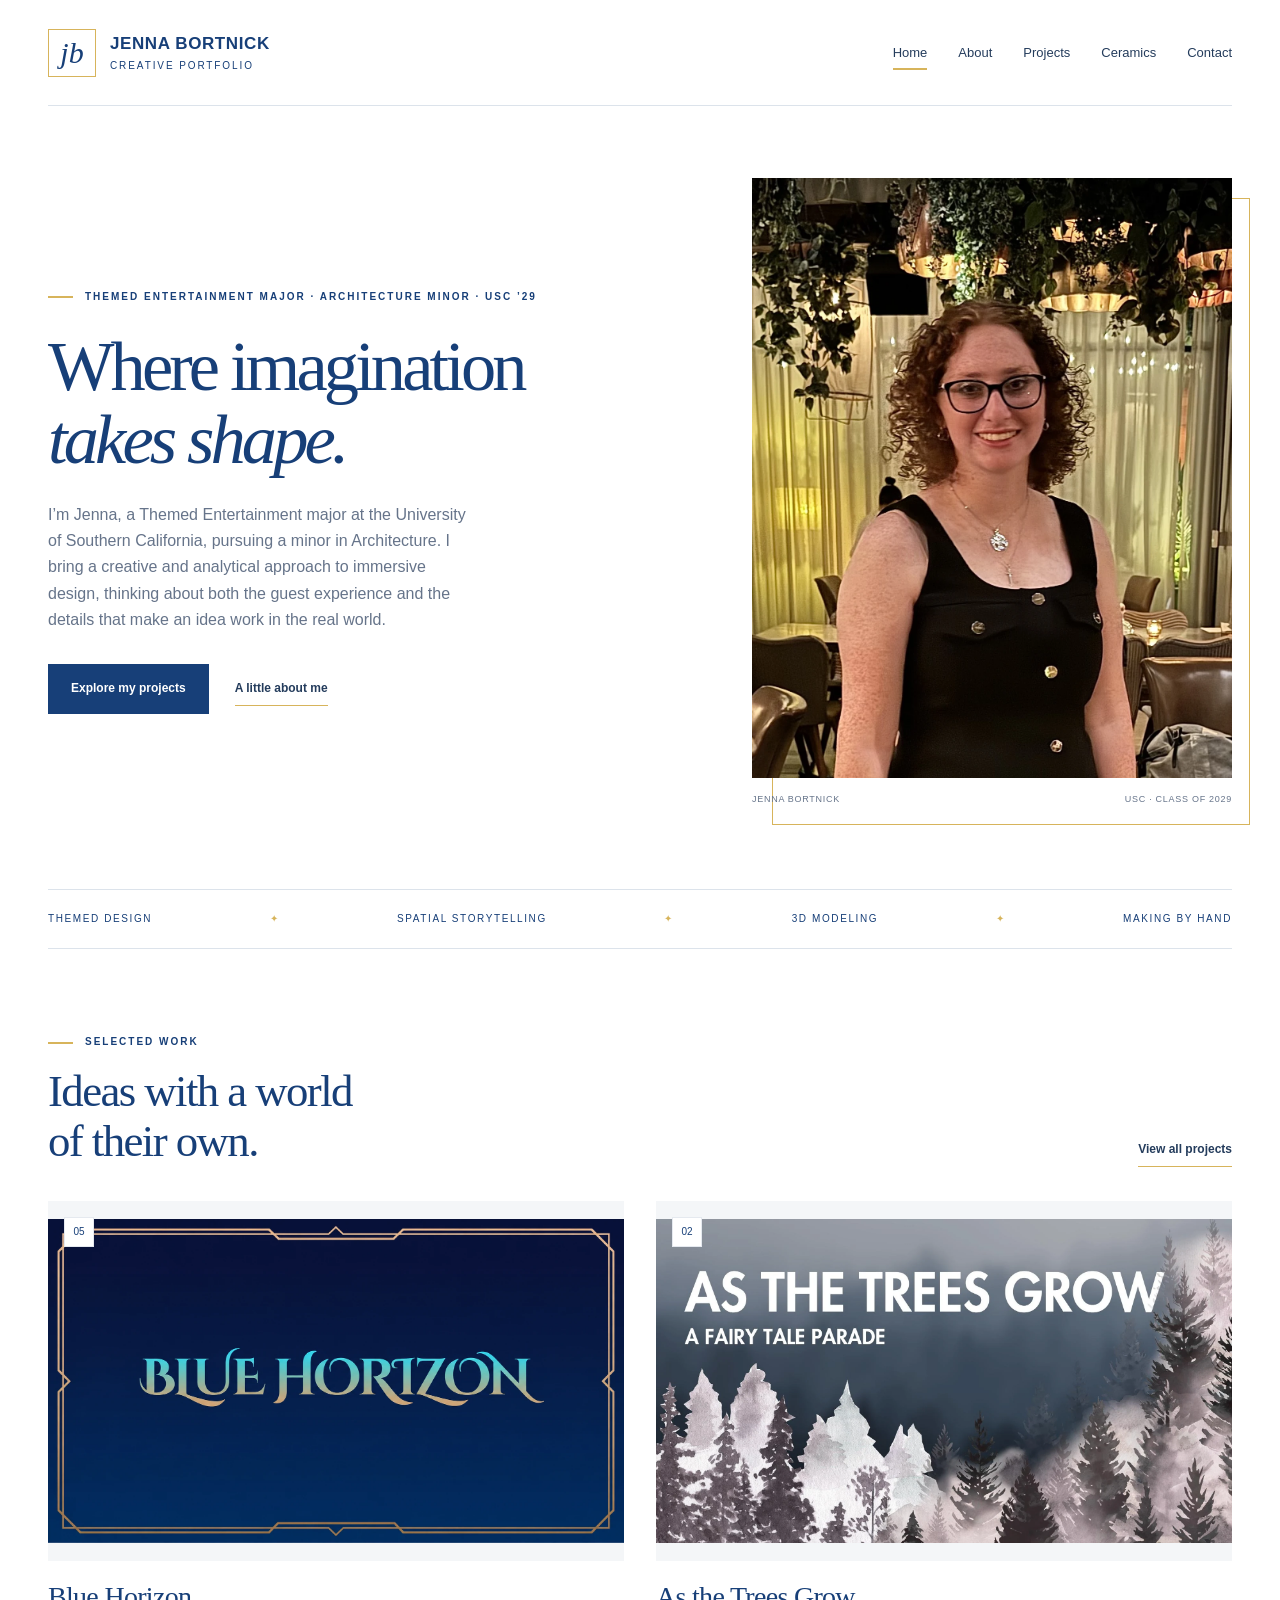
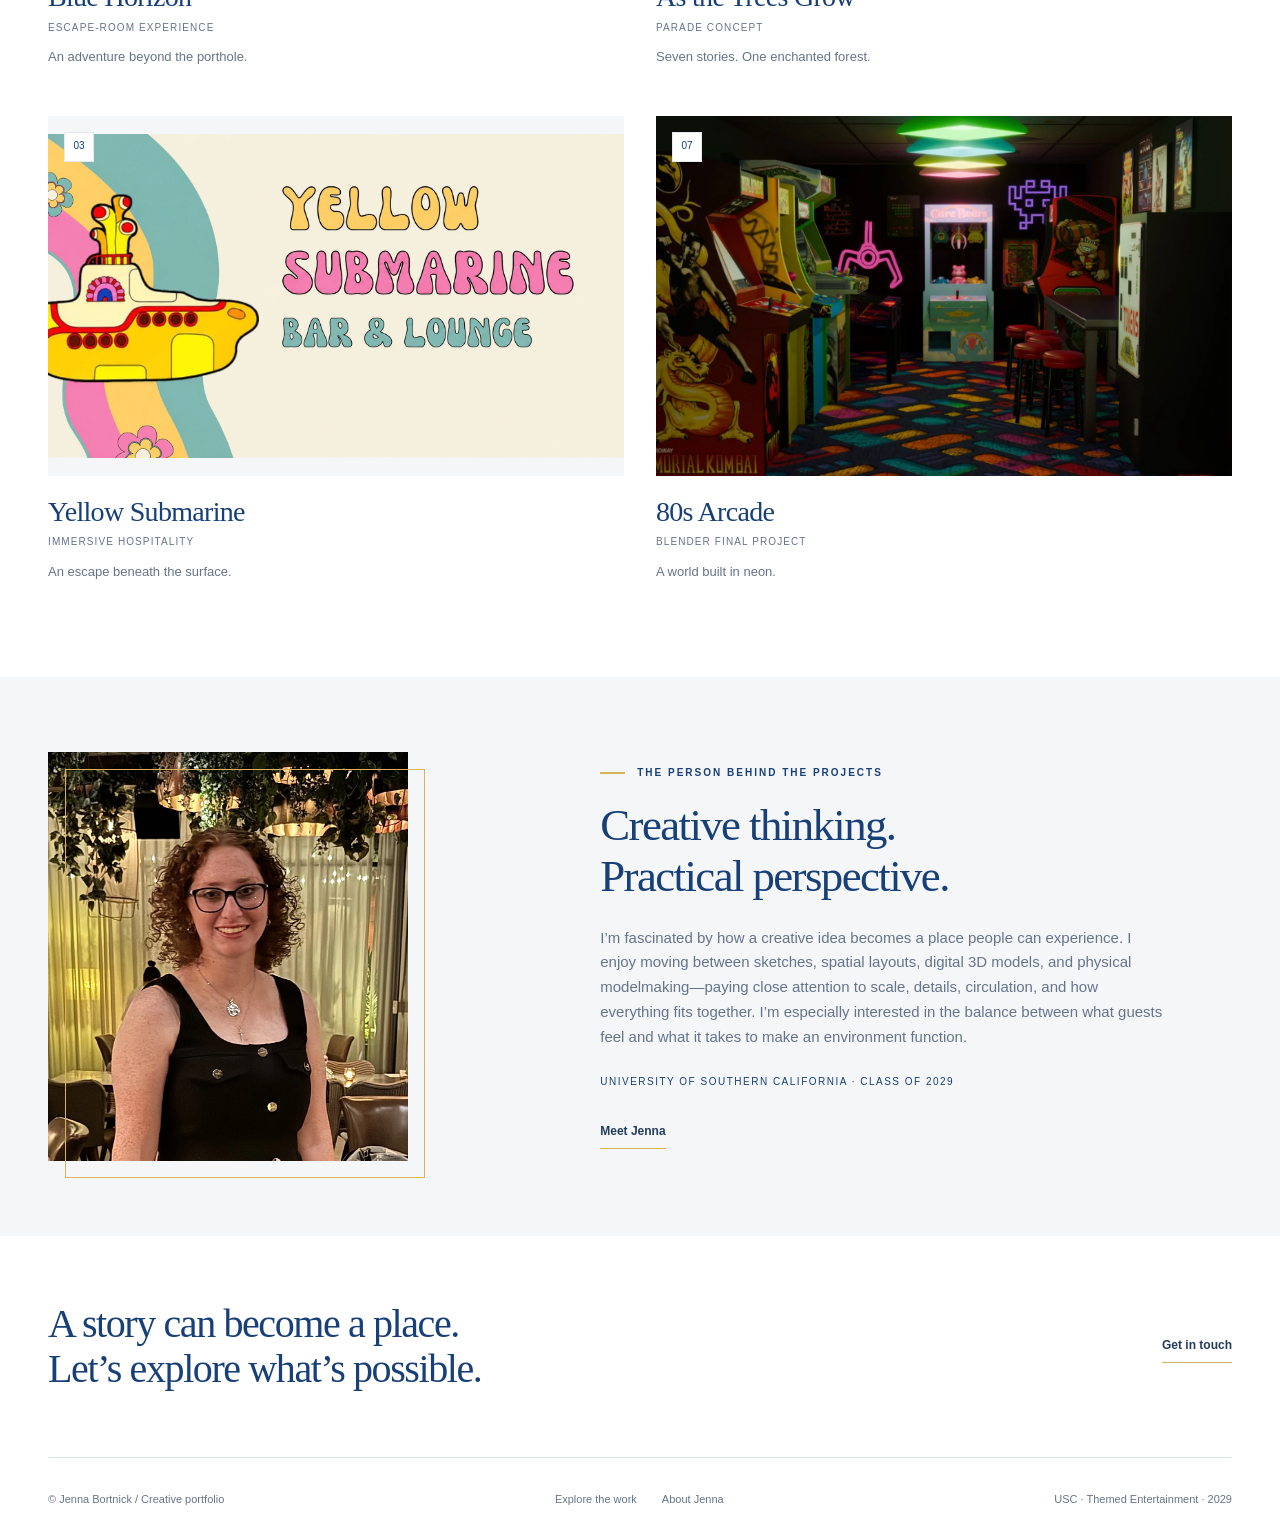
<file: index.html>
<!DOCTYPE html><html lang="en"><head><meta charset="utf-8"><meta name="viewport" content="width=device-width,initial-scale=1"><title>Creative portfolio | Jenna Bortnick</title><meta name="description" content="Jenna Bortnick’s creative portfolio: themed entertainment concepts, immersive environments, Blender modeling, and ceramics. University of Southern California, Class of 2029."><meta name="theme-color" content="#173f78"><meta property="og:title" content="Creative portfolio | Jenna Bortnick"><meta property="og:description" content="Jenna Bortnick’s creative portfolio: themed entertainment concepts, immersive environments, Blender modeling, and ceramics. University of Southern California, Class of 2029."><meta property="og:type" content="website"><link rel="icon" type="image/svg+xml" href="favicon.svg"><link rel="stylesheet" href="styles.css?v=7527fd34e1"><script src="script.js" defer></script></head><body><a class="skip" href="#main">Skip to content</a><header class="site-header container"><a class="brand" href="index.html" aria-label="Jenna Bortnick home"><span class="brand-mark" aria-hidden="true">jb</span><span><span class="brand-name">JENNA BORTNICK</span><span class="brand-small" style="display:block">Creative portfolio</span></span></a><button class="menu-toggle" aria-expanded="false" aria-controls="main-nav">Menu <span aria-hidden="true">☰</span></button><nav class="nav" id="main-nav" aria-label="Main navigation"><a href="index.html" aria-current="page">Home</a><a href="about.html">About</a><a href="projects.html">Projects</a><a href="ceramics.html">Ceramics</a><a href="contact.html">Contact</a></nav></header><main id="main"><div class="container"><section class="hero rise"><div class="hero-copy"><div class="eyebrow">Themed Entertainment major · Architecture minor · USC ’29</div><h1>Where imagination<br><em>takes shape.</em></h1><p>I’m Jenna, a Themed Entertainment major at the University of Southern California, pursuing a minor in Architecture. I bring a creative and analytical approach to immersive design, thinking about both the guest experience and the details that make an idea work in the real world.</p><div class="actions"><a class="button" href="projects.html">Explore my projects </a><a class="text-link" href="about.html">A little about me</a></div></div><figure class="hero-art hero-portrait"><img src="assets/images/jenna-portrait.webp" alt="Portrait of Jenna Bortnick" class="hero-main" loading="eager" decoding="async"><figcaption class="image-note"><span>Jenna Bortnick</span><span>USC · Class of 2029</span></figcaption></figure></section><div class="disciplines"><span>Themed design</span><b>✦</b><span>Spatial storytelling</span><b>✦</b><span>3D modeling</span><b>✦</b><span>Making by hand</span></div><section class="section"><div class="section-heading"><div><div class="eyebrow">Selected work</div><h2>Ideas with a world<br>of their own.</h2></div><a class="text-link" href="projects.html">View all projects </a></div><div class="project-grid"><a class="project-card" href="projects/blue-horizon.html"><div class="card-image"><img src="assets/images/blue-1-clean.webp" alt="Blue Horizon title in turquoise and gold on a deep blue background" class="contain" loading="lazy" decoding="async"><span class="card-index">05</span></div><div class="card-meta"><div><h3>Blue Horizon</h3><p>Escape-room experience</p></div></div><p class="card-description">An adventure beyond the porthole.</p></a><a class="project-card" href="projects/as-the-trees-grow.html"><div class="card-image"><img src="assets/images/parade-1.webp" alt="As the Trees Grow: A Fairy Tale Parade presentation cover with a forest illustration" class="contain" loading="lazy" decoding="async"><span class="card-index">02</span></div><div class="card-meta"><div><h3>As the Trees Grow</h3><p>Parade concept</p></div></div><p class="card-description">Seven stories. One enchanted forest.</p></a><a class="project-card" href="projects/yellow-submarine.html"><div class="card-image"><img src="assets/images/yellow-1-clean.webp" alt="Yellow Submarine Bar and Lounge illustrated presentation cover" class="contain" loading="lazy" decoding="async"><span class="card-index">03</span></div><div class="card-meta"><div><h3>Yellow Submarine</h3><p>Immersive hospitality</p></div></div><p class="card-description">An escape beneath the surface.</p></a><a class="project-card" href="projects/80s-arcade.html"><div class="card-image"><img src="assets/images/arcade-wide.webp" alt="A neon-lit 1980s arcade modeled in Blender" class="" loading="lazy" decoding="async"><span class="card-index">07</span></div><div class="card-meta"><div><h3>80s Arcade</h3><p>Blender final project</p></div></div><p class="card-description">A world built in neon.</p></a></div></section></div><section class="about-band"><div class="container about-inner"><div class="about-photo"><img src="assets/images/jenna-portrait.webp" alt="Portrait of Jenna Bortnick" class="" loading="lazy" decoding="async"></div><div class="about-text"><div class="eyebrow">The person behind the projects</div><h2>Creative thinking.<br>Practical perspective.</h2><p>I’m fascinated by how a creative idea becomes a place people can experience. I enjoy moving between sketches, spatial layouts, digital 3D models, and physical modelmaking—paying close attention to scale, details, circulation, and how everything fits together. I’m especially interested in the balance between what guests feel and what it takes to make an environment function.</p><span class="mini-label">University of Southern California · Class of 2029</span><a class="text-link" href="about.html">Meet Jenna </a></div></div></section><section class="closing container"><h2>A story can become a place.<br>Let’s explore what’s possible.</h2><a class="text-link" href="contact.html">Get in touch </a></section></main><footer class="site-footer container"><p>© Jenna Bortnick <span aria-hidden="true">/</span> Creative portfolio</p><div class="footer-links"><a href="projects.html">Explore the work</a><a href="about.html">About Jenna</a></div><p>USC · Themed Entertainment · 2029</p></footer><dialog class="lightbox" aria-label="Enlarged project image"><button class="lightbox-close" aria-label="Close image">×</button><img alt=""><p class="lightbox-caption"></p></dialog></body></html>
</file>
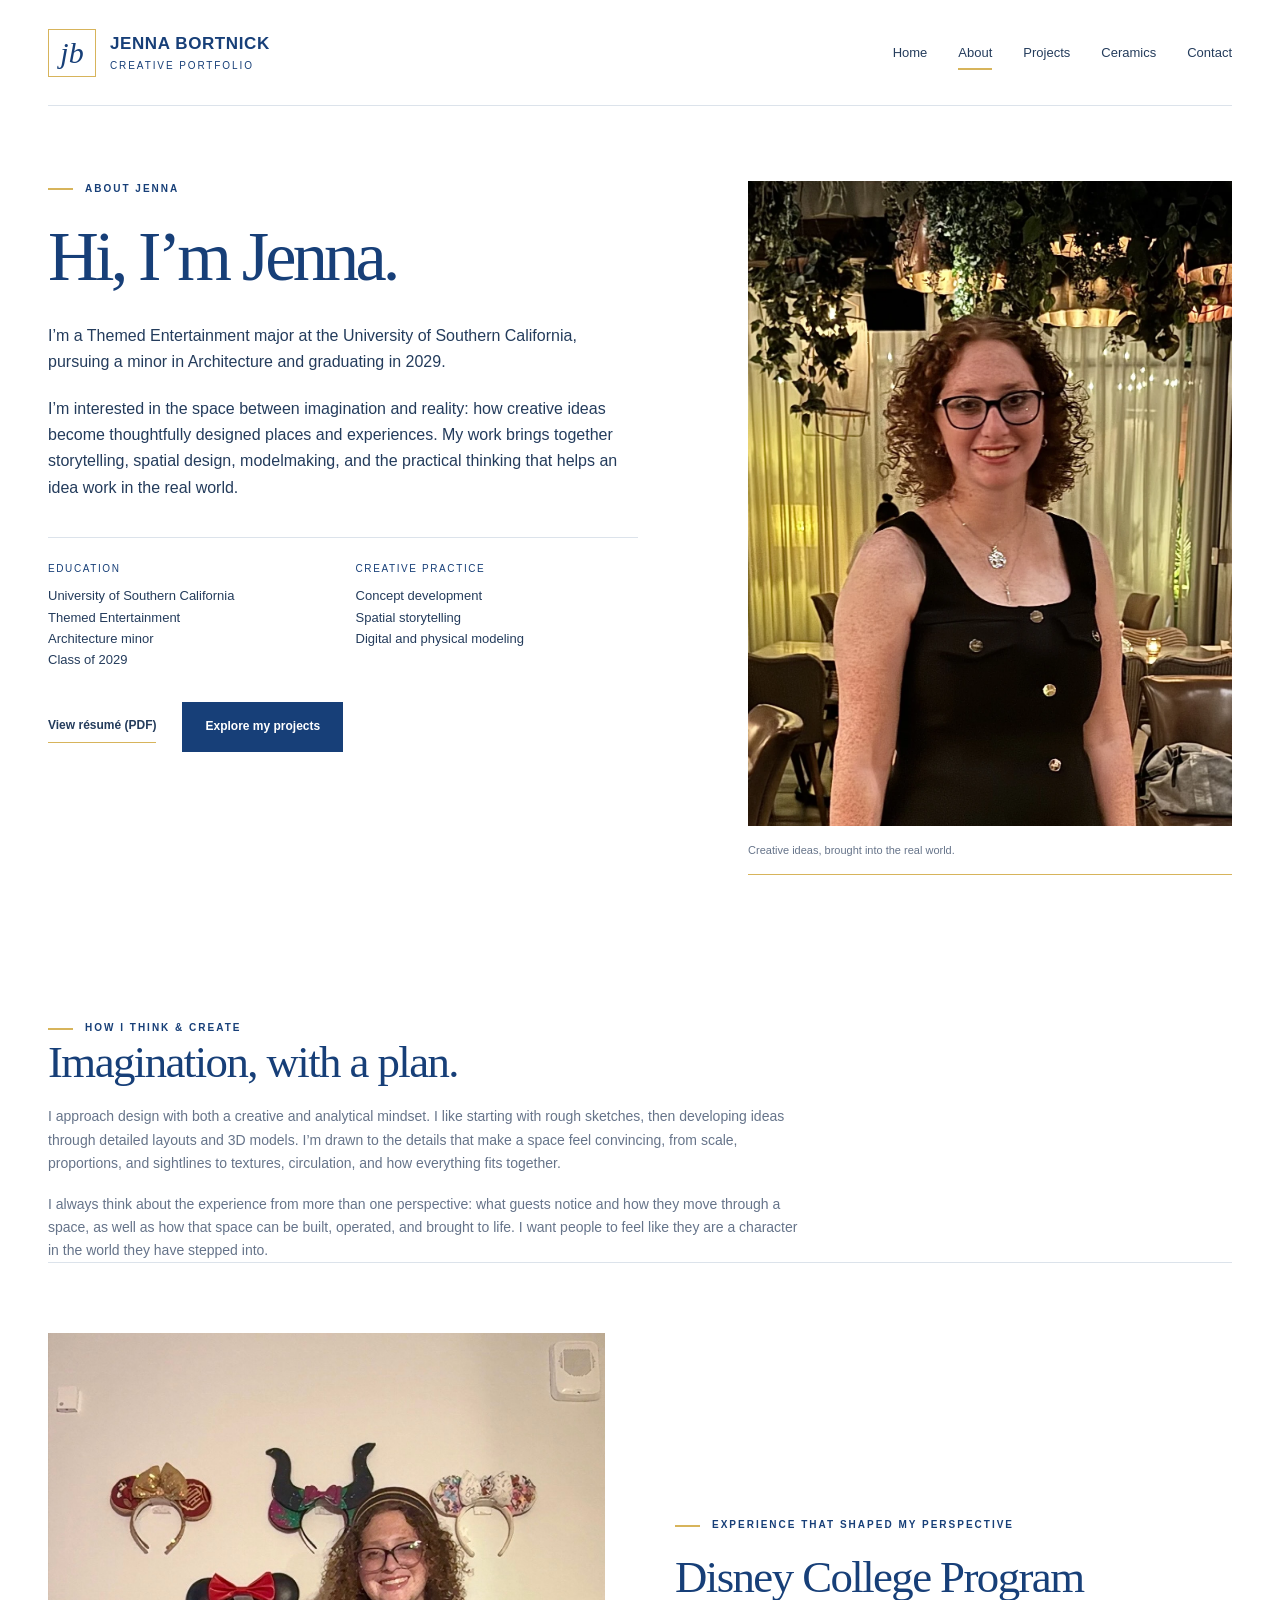
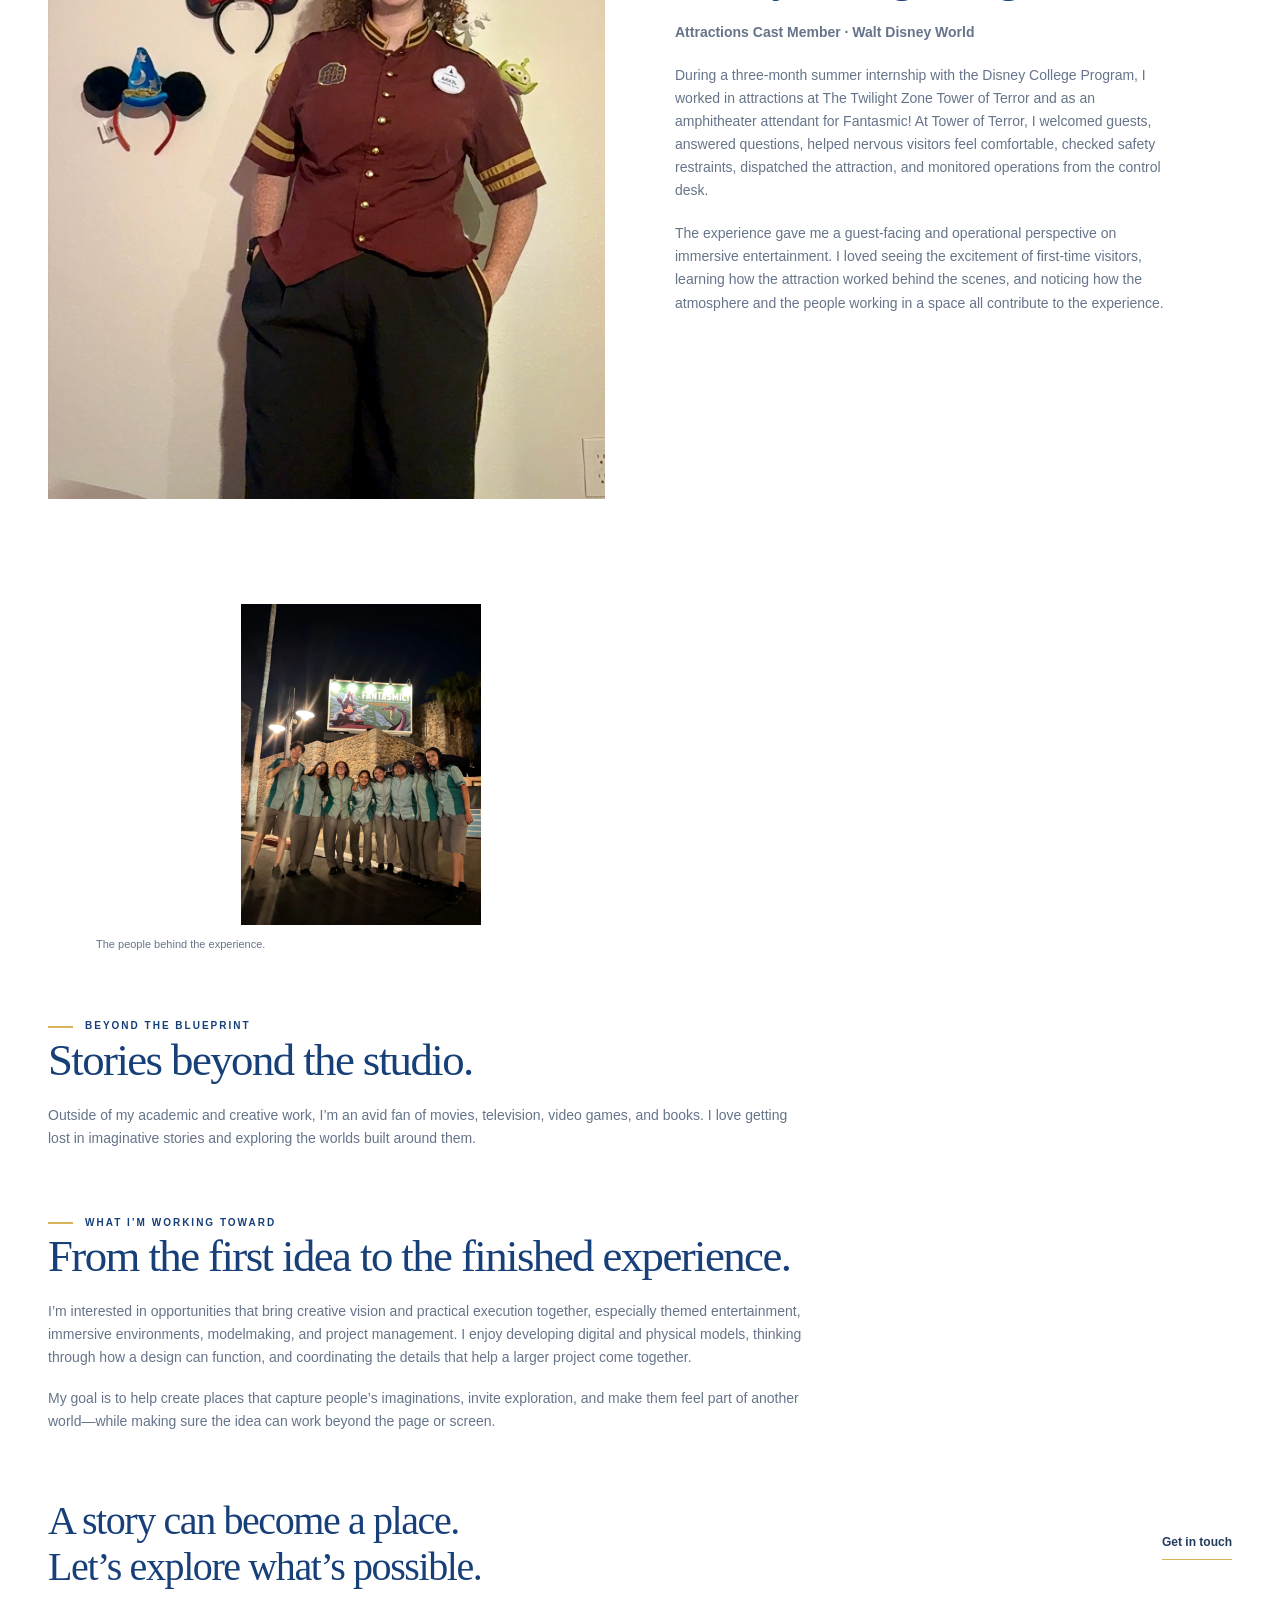
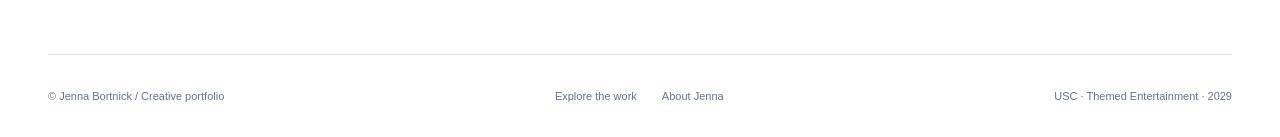
<file: about.html>
<!DOCTYPE html><html lang="en"><head><meta charset="utf-8"><meta name="viewport" content="width=device-width,initial-scale=1"><title>About | Jenna Bortnick</title><meta name="description" content="Jenna Bortnick’s creative portfolio: themed entertainment concepts, immersive environments, Blender modeling, and ceramics. University of Southern California, Class of 2029."><meta name="theme-color" content="#173f78"><meta property="og:title" content="About | Jenna Bortnick"><meta property="og:description" content="Jenna Bortnick’s creative portfolio: themed entertainment concepts, immersive environments, Blender modeling, and ceramics. University of Southern California, Class of 2029."><meta property="og:type" content="website"><link rel="icon" type="image/svg+xml" href="favicon.svg"><link rel="stylesheet" href="styles.css?v=7527fd34e1"><script src="script.js" defer></script></head><body><a class="skip" href="#main">Skip to content</a><header class="site-header container"><a class="brand" href="index.html" aria-label="Jenna Bortnick home"><span class="brand-mark" aria-hidden="true">jb</span><span><span class="brand-name">JENNA BORTNICK</span><span class="brand-small" style="display:block">Creative portfolio</span></span></a><button class="menu-toggle" aria-expanded="false" aria-controls="main-nav">Menu <span aria-hidden="true">☰</span></button><nav class="nav" id="main-nav" aria-label="Main navigation"><a href="index.html">Home</a><a href="about.html" aria-current="page">About</a><a href="projects.html">Projects</a><a href="ceramics.html">Ceramics</a><a href="contact.html">Contact</a></nav></header><main id="main"><div class="container">
<section class="about-hero rise">
  <div>
    <div class="eyebrow">About Jenna</div>
    <h1>Hi, I’m Jenna.</h1>
    <p>I’m a Themed Entertainment major at the University of Southern California, pursuing a minor in Architecture and graduating in 2029.</p>
    <p>I’m interested in the space between imagination and reality: how creative ideas become thoughtfully designed places and experiences. My work brings together storytelling, spatial design, modelmaking, and the practical thinking that helps an idea work in the real world.</p>
    <div class="bio-details">
      <div><h2>Education</h2><p>University of Southern California<br>Themed Entertainment<br>Architecture minor<br>Class of 2029</p></div>
      <div><h2>Creative practice</h2><p>Concept development<br>Spatial storytelling<br>Digital and physical modeling</p></div>
    </div>
    <div class="actions"><a class="text-link" href="assets/jenna-bortnick-resume.pdf" target="_blank" rel="noopener noreferrer">View résumé (PDF)</a><a class="button" href="projects.html">Explore my projects </a></div>
  </div>
  <figure><img src="assets/images/jenna-portrait.webp" alt="Portrait of Jenna" class="portrait" loading="eager" decoding="async"><figcaption>Creative ideas, brought into the real world.</figcaption></figure>
</section>
<section class="process">
  <div class="eyebrow">How I think & create</div>
  <h2>Imagination, with a plan.</h2>
  <p>I approach design with both a creative and analytical mindset. I like starting with rough sketches, then developing ideas through detailed layouts and 3D models. I’m drawn to the details that make a space feel convincing, from scale, proportions, and sightlines to textures, circulation, and how everything fits together.</p>
  <p>I always think about the experience from more than one perspective: what guests notice and how they move through a space, as well as how that space can be built, operated, and brought to life. I want people to feel like they are a character in the world they have stepped into.</p>
</section>
<section class="experience">
  <img src="assets/images/disney-portrait-original.jpeg" alt="Jenna during her Disney College Program attractions role" loading="lazy" decoding="async">
  <div>
    <div class="eyebrow">Experience that shaped my perspective</div>
    <h2>Disney College Program</h2>
    <p><strong>Attractions Cast Member · Walt Disney World</strong></p>
    <p>During a three-month summer internship with the Disney College Program, I worked in attractions at The Twilight Zone Tower of Terror and as an amphitheater attendant for Fantasmic! At Tower of Terror, I welcomed guests, answered questions, helped nervous visitors feel comfortable, checked safety restraints, dispatched the attraction, and monitored operations from the control desk.</p>
    <p>The experience gave me a guest-facing and operational perspective on immersive entertainment. I loved seeing the excitement of first-time visitors, learning how the attraction worked behind the scenes, and noticing how the atmosphere and the people working in a space all contribute to the experience.</p>
  </div>
</section>
<div class="container">
  <div class="gallery" aria-label="Disney College Program photos">
    <figure><img src="assets/images/disney-team.webp" alt="Jenna with her Disney College Program team" loading="lazy" decoding="async"><figcaption>The people behind the experience.</figcaption></figure>
  </div>
</div>
<section class="process">
  <div class="eyebrow">Beyond the blueprint</div>
  <h2>Stories beyond the studio.</h2>
  <p>Outside of my academic and creative work, I’m an avid fan of movies, television, video games, and books. I love getting lost in imaginative stories and exploring the worlds built around them.</p>
</section>
<section class="process">
  <div class="eyebrow">What I’m working toward</div>
  <h2>From the first idea to the finished experience.</h2>
  <p>I’m interested in opportunities that bring creative vision and practical execution together, especially themed entertainment, immersive environments, modelmaking, and project management. I enjoy developing digital and physical models, thinking through how a design can function, and coordinating the details that help a larger project come together.</p>
  <p>My goal is to help create places that capture people’s imaginations, invite exploration, and make them feel part of another world—while making sure the idea can work beyond the page or screen.</p>
</section>
</div><section class="closing container"><h2>A story can become a place.<br>Let’s explore what’s possible.</h2><a class="text-link" href="contact.html">Get in touch </a></section></main><footer class="site-footer container"><p>© Jenna Bortnick <span aria-hidden="true">/</span> Creative portfolio</p><div class="footer-links"><a href="projects.html">Explore the work</a><a href="about.html">About Jenna</a></div><p>USC · Themed Entertainment · 2029</p></footer><dialog class="lightbox" aria-label="Enlarged project image"><button class="lightbox-close" aria-label="Close image">×</button><img alt=""><p class="lightbox-caption"></p></dialog></body></html>
</file>
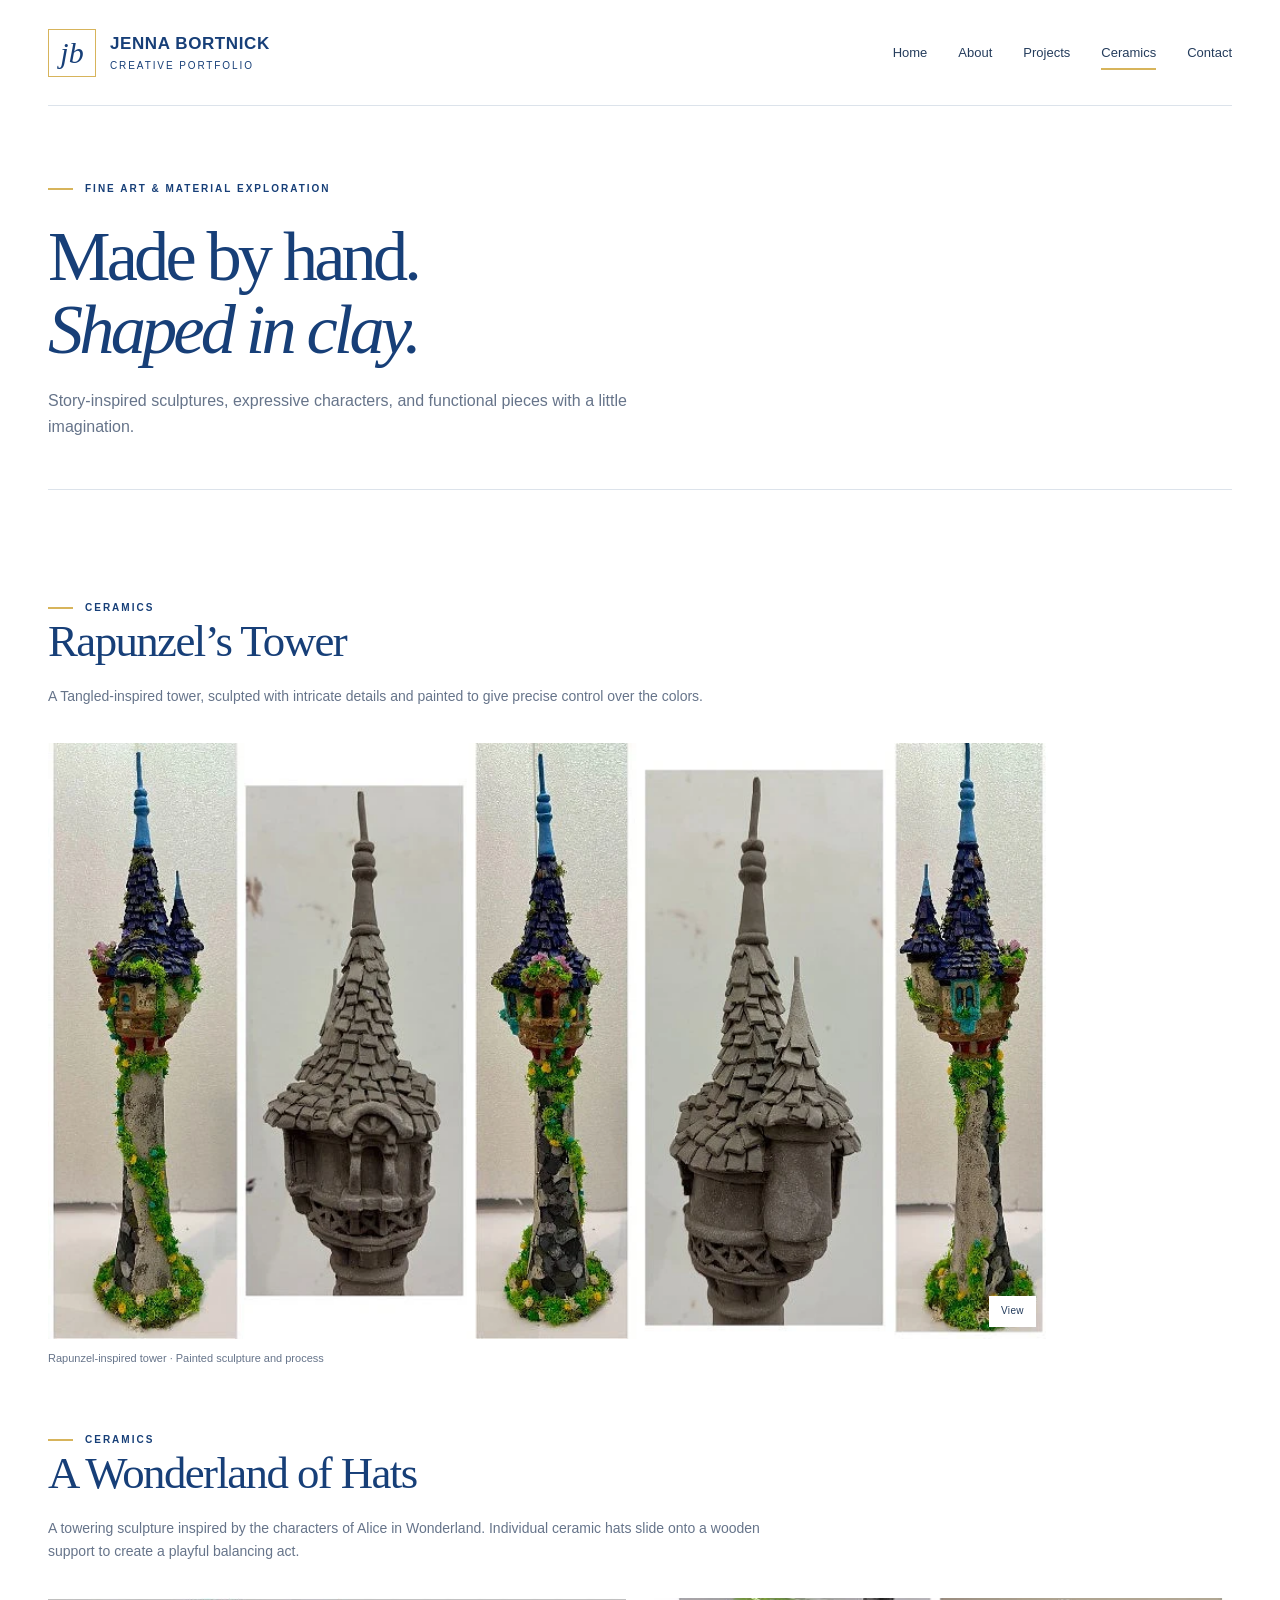
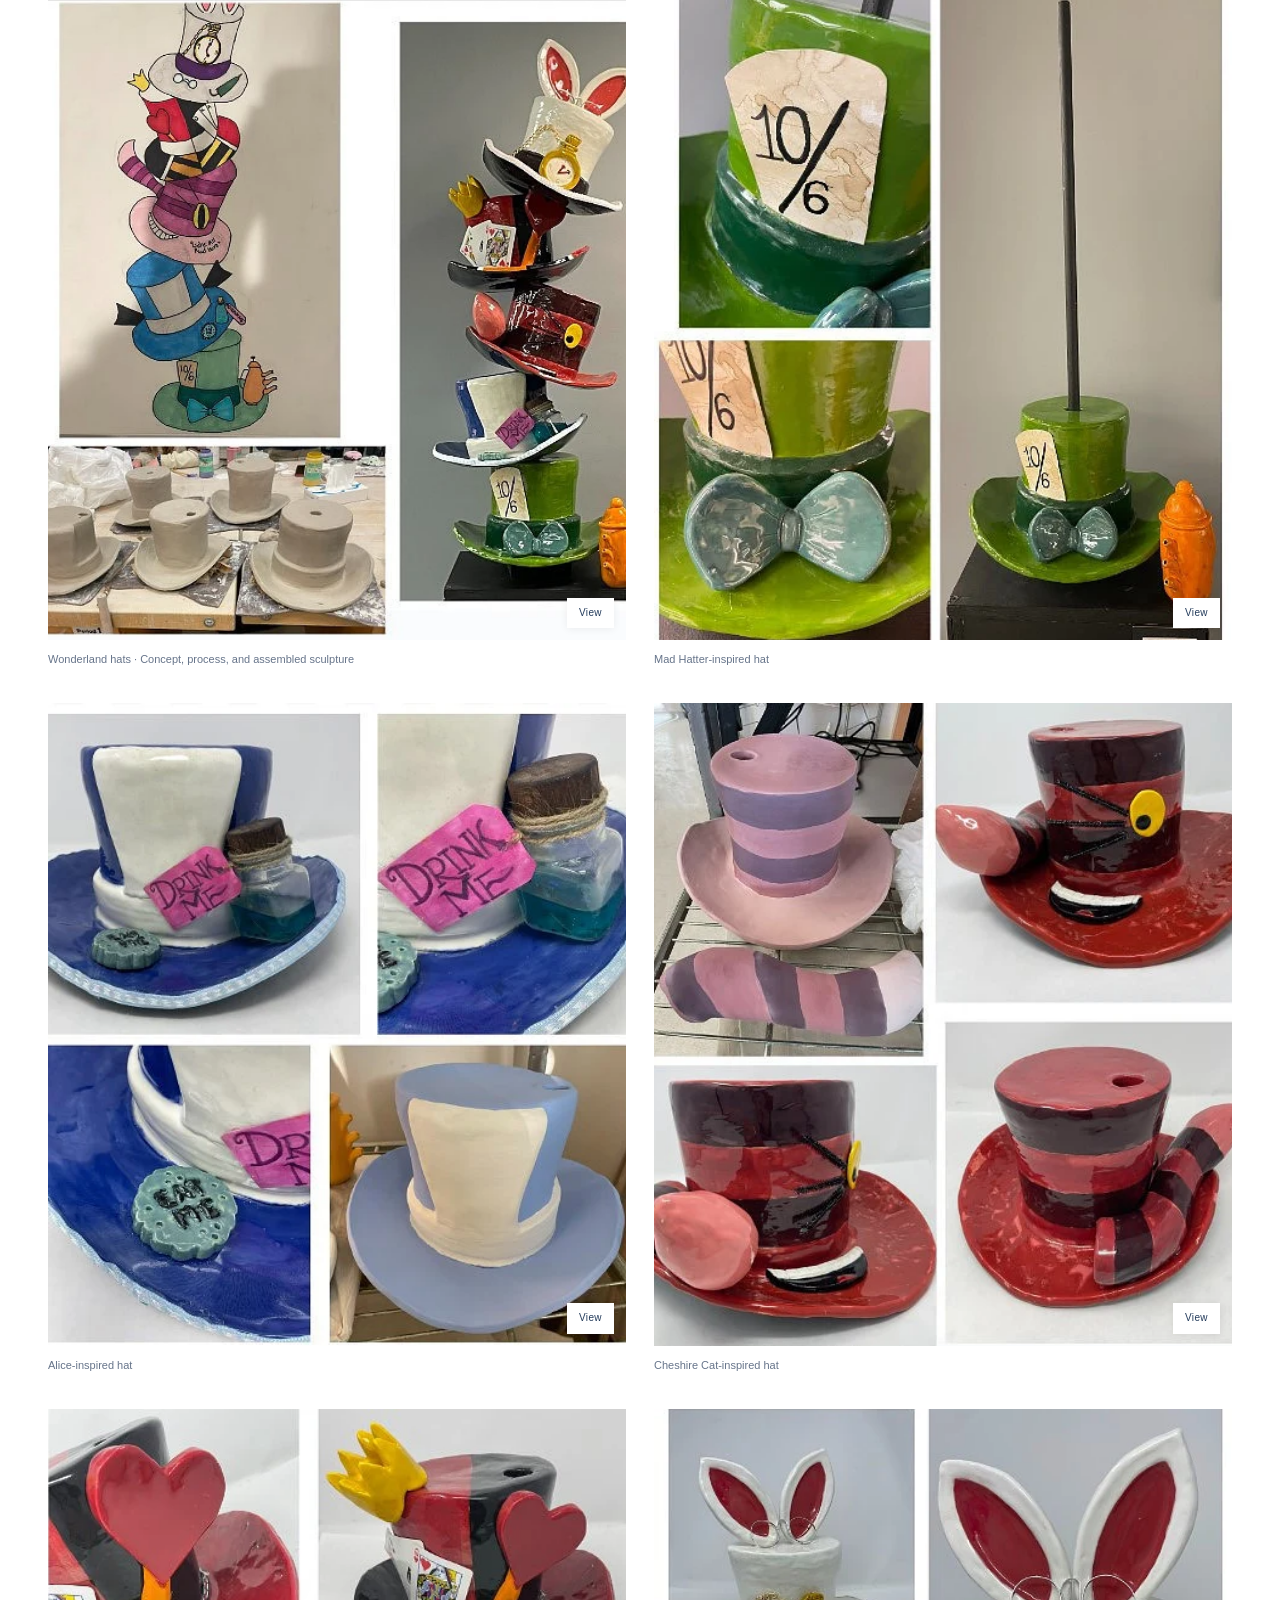
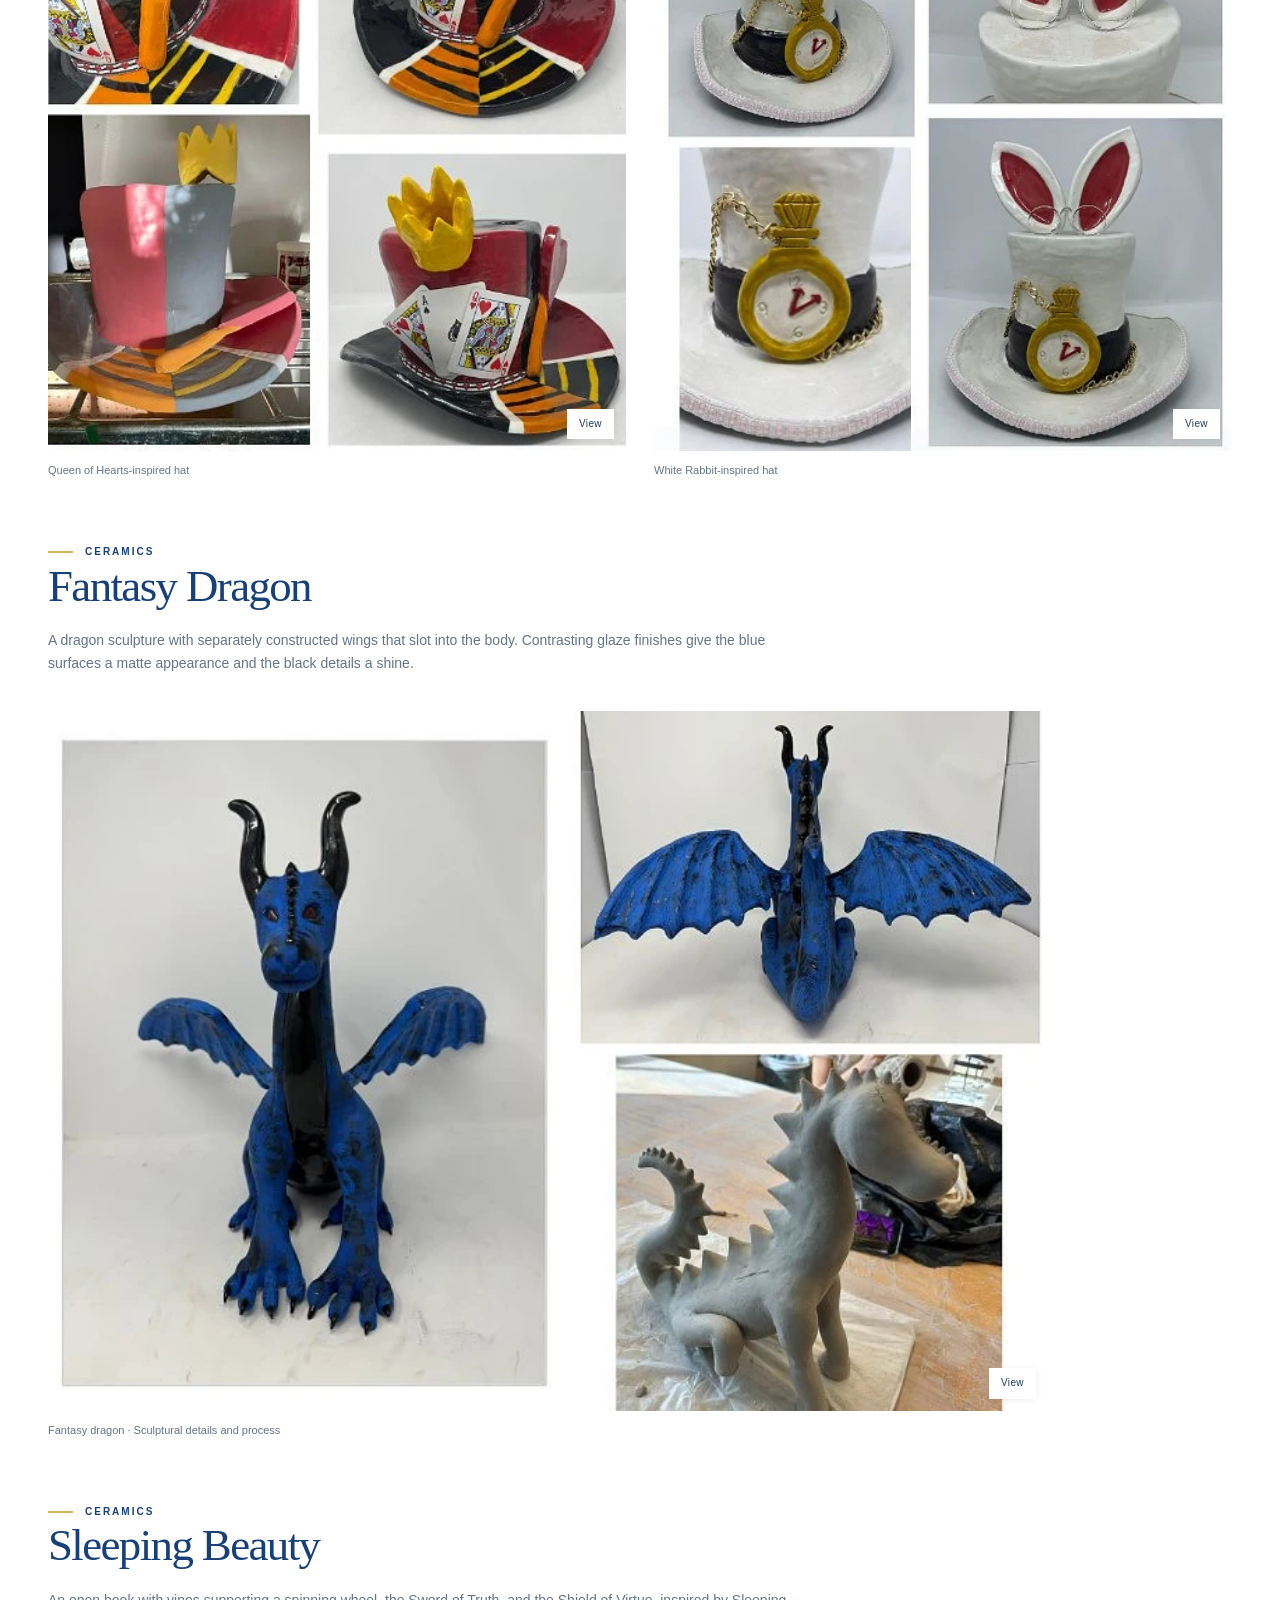
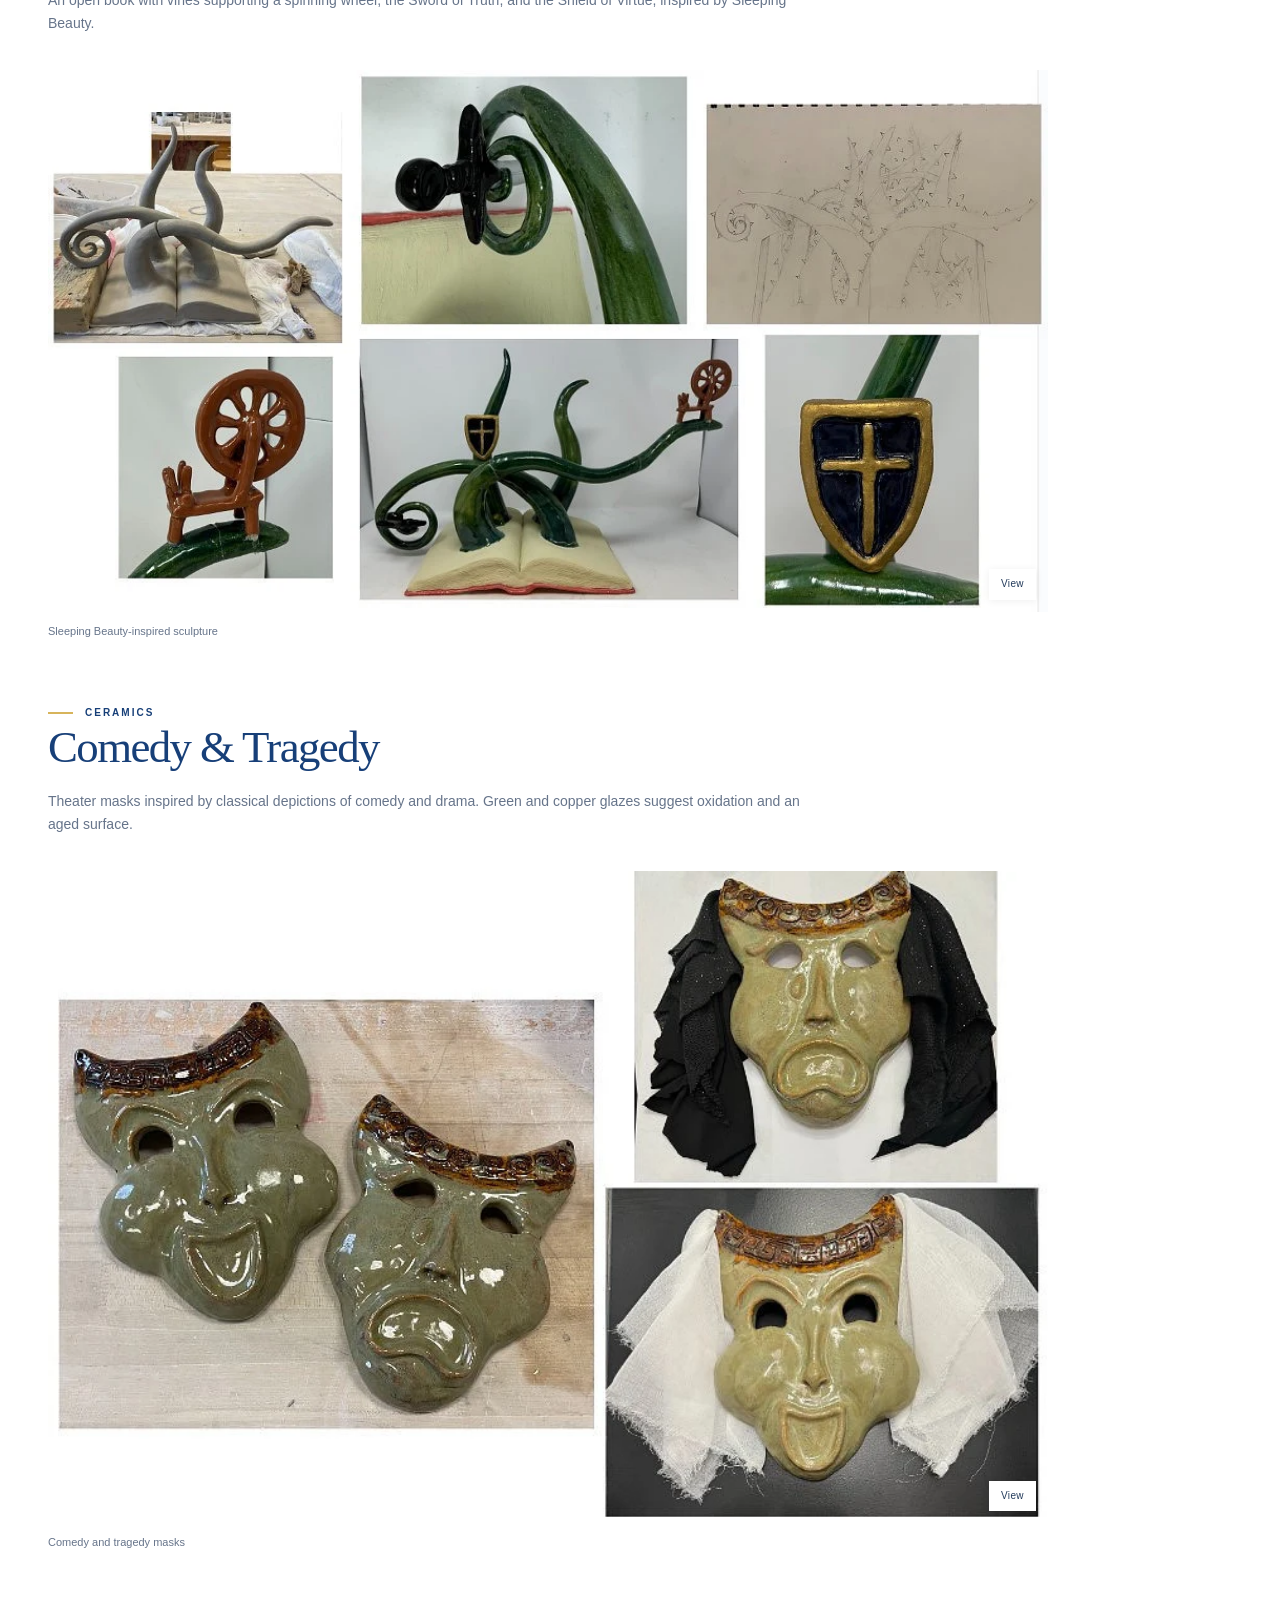
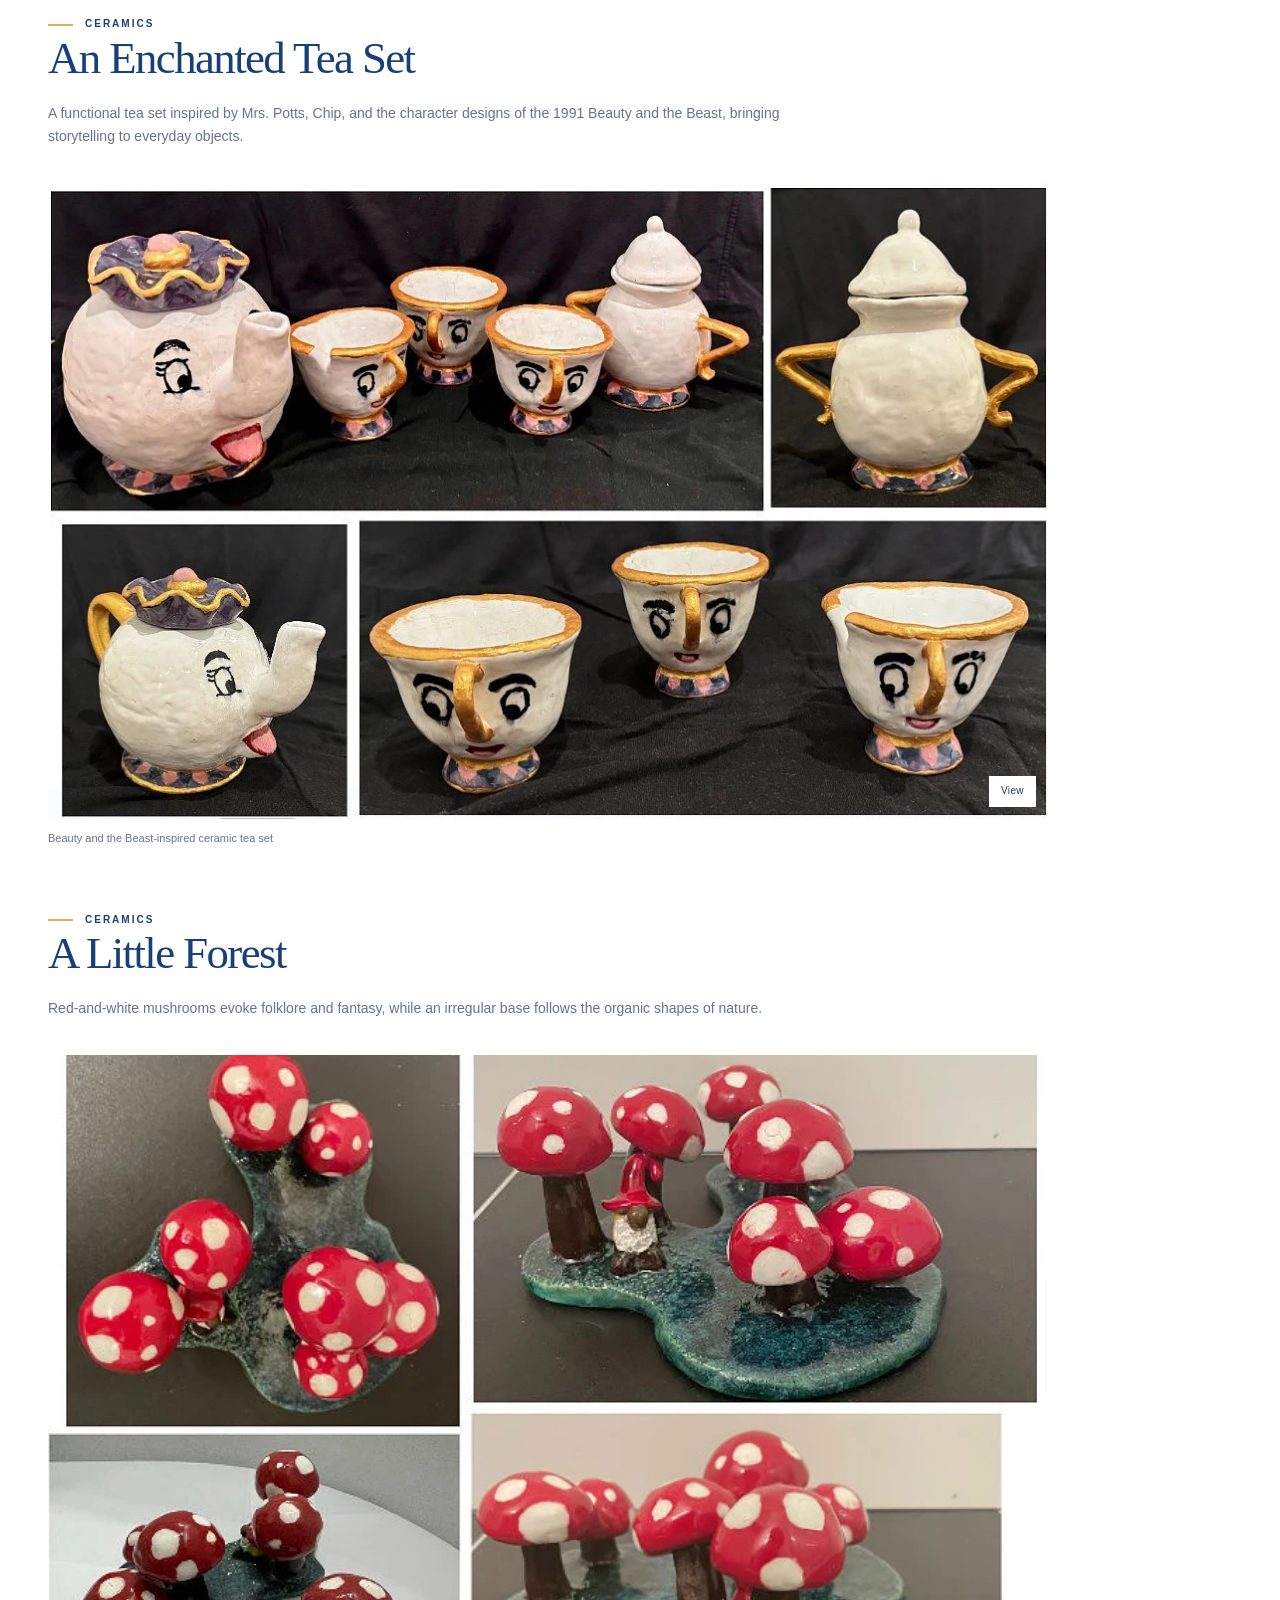
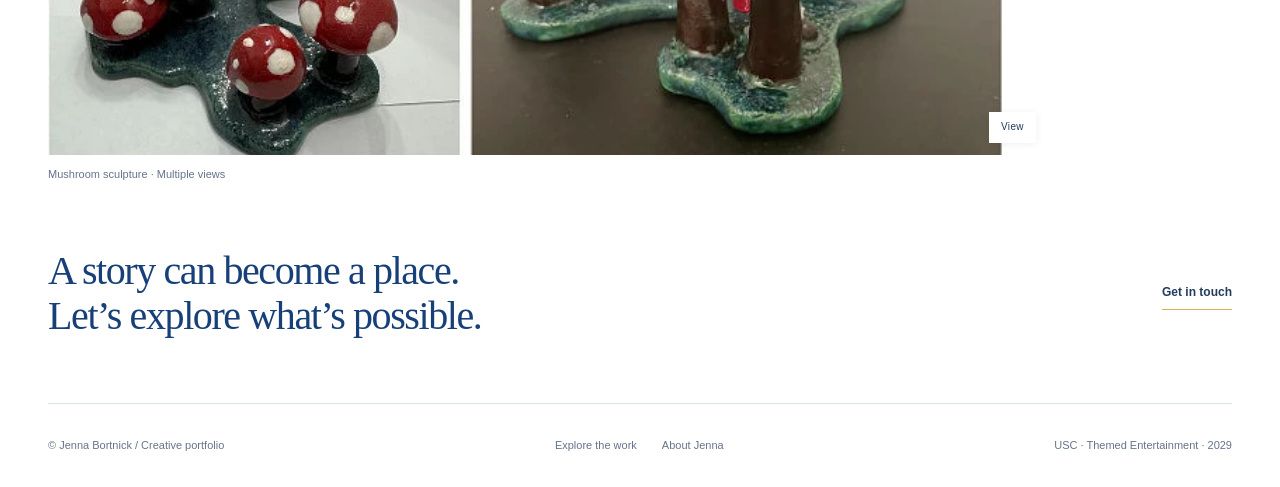
<file: ceramics.html>
<!DOCTYPE html><html lang="en"><head><meta charset="utf-8"><meta name="viewport" content="width=device-width,initial-scale=1"><title>Ceramics | Jenna Bortnick</title><meta name="description" content="Jenna Bortnick’s creative portfolio: themed entertainment concepts, immersive environments, Blender modeling, and ceramics. University of Southern California, Class of 2029."><meta name="theme-color" content="#173f78"><meta property="og:title" content="Ceramics | Jenna Bortnick"><meta property="og:description" content="Jenna Bortnick’s creative portfolio: themed entertainment concepts, immersive environments, Blender modeling, and ceramics. University of Southern California, Class of 2029."><meta property="og:type" content="website"><link rel="icon" type="image/svg+xml" href="favicon.svg"><link rel="stylesheet" href="styles.css?v=7527fd34e1"><script src="script.js" defer></script></head><body><a class="skip" href="#main">Skip to content</a><header class="site-header container"><a class="brand" href="index.html" aria-label="Jenna Bortnick home"><span class="brand-mark" aria-hidden="true">jb</span><span><span class="brand-name">JENNA BORTNICK</span><span class="brand-small" style="display:block">Creative portfolio</span></span></a><button class="menu-toggle" aria-expanded="false" aria-controls="main-nav">Menu <span aria-hidden="true">☰</span></button><nav class="nav" id="main-nav" aria-label="Main navigation"><a href="index.html">Home</a><a href="about.html">About</a><a href="projects.html">Projects</a><a href="ceramics.html" aria-current="page">Ceramics</a><a href="contact.html">Contact</a></nav></header><main id="main"><div class="container"><header class="page-head rise"><div class="eyebrow">Fine art & material exploration</div><h1>Made by hand.<br><em>Shaped in clay.</em></h1><p>Story-inspired sculptures, expressive characters, and functional pieces with a little imagination.</p></header><section class="process"><div class="eyebrow">Ceramics</div><h2>Rapunzel’s Tower</h2><p>A Tangled-inspired tower, sculpted with intricate details and painted to give precise control over the colors.</p><div class="gallery ceramic-gallery"><figure><button type="button" data-lightbox="assets/images/ceramics-1.webp" data-caption="Rapunzel-inspired tower · Painted sculpture and process" aria-label="Enlarge: Rapunzel-inspired tower · Painted sculpture and process"><img src="assets/images/ceramics-1.webp" alt="Rapunzel-inspired tower · Painted sculpture and process" class="" loading="lazy" decoding="async"></button><figcaption>Rapunzel-inspired tower · Painted sculpture and process</figcaption></figure></div></section><section class="process"><div class="eyebrow">Ceramics</div><h2>A Wonderland of Hats</h2><p>A towering sculpture inspired by the characters of Alice in Wonderland. Individual ceramic hats slide onto a wooden support to create a playful balancing act.</p><div class="gallery ceramic-gallery"><figure><button type="button" data-lightbox="assets/images/ceramics-3.webp" data-caption="Wonderland hats · Concept, process, and assembled sculpture" aria-label="Enlarge: Wonderland hats · Concept, process, and assembled sculpture"><img src="assets/images/ceramics-3.webp" alt="Wonderland hats · Concept, process, and assembled sculpture" class="" loading="lazy" decoding="async"></button><figcaption>Wonderland hats · Concept, process, and assembled sculpture</figcaption></figure><figure><button type="button" data-lightbox="assets/images/ceramics-4.webp" data-caption="Mad Hatter-inspired hat" aria-label="Enlarge: Mad Hatter-inspired hat"><img src="assets/images/ceramics-4.webp" alt="Mad Hatter-inspired hat" class="" loading="lazy" decoding="async"></button><figcaption>Mad Hatter-inspired hat</figcaption></figure><figure><button type="button" data-lightbox="assets/images/ceramics-5.webp" data-caption="Alice-inspired hat" aria-label="Enlarge: Alice-inspired hat"><img src="assets/images/ceramics-5.webp" alt="Alice-inspired hat" class="" loading="lazy" decoding="async"></button><figcaption>Alice-inspired hat</figcaption></figure><figure><button type="button" data-lightbox="assets/images/ceramics-6.webp" data-caption="Cheshire Cat-inspired hat" aria-label="Enlarge: Cheshire Cat-inspired hat"><img src="assets/images/ceramics-6.webp" alt="Cheshire Cat-inspired hat" class="" loading="lazy" decoding="async"></button><figcaption>Cheshire Cat-inspired hat</figcaption></figure><figure><button type="button" data-lightbox="assets/images/ceramics-7.webp" data-caption="Queen of Hearts-inspired hat" aria-label="Enlarge: Queen of Hearts-inspired hat"><img src="assets/images/ceramics-7.webp" alt="Queen of Hearts-inspired hat" class="" loading="lazy" decoding="async"></button><figcaption>Queen of Hearts-inspired hat</figcaption></figure><figure><button type="button" data-lightbox="assets/images/ceramics-8.webp" data-caption="White Rabbit-inspired hat" aria-label="Enlarge: White Rabbit-inspired hat"><img src="assets/images/ceramics-8.webp" alt="White Rabbit-inspired hat" class="" loading="lazy" decoding="async"></button><figcaption>White Rabbit-inspired hat</figcaption></figure></div></section><section class="process"><div class="eyebrow">Ceramics</div><h2>Fantasy Dragon</h2><p>A dragon sculpture with separately constructed wings that slot into the body. Contrasting glaze finishes give the blue surfaces a matte appearance and the black details a shine.</p><div class="gallery ceramic-gallery"><figure><button type="button" data-lightbox="assets/images/ceramics-9.webp" data-caption="Fantasy dragon · Sculptural details and process" aria-label="Enlarge: Fantasy dragon · Sculptural details and process"><img src="assets/images/ceramics-9.webp" alt="Fantasy dragon · Sculptural details and process" class="" loading="lazy" decoding="async"></button><figcaption>Fantasy dragon · Sculptural details and process</figcaption></figure></div></section><section class="process"><div class="eyebrow">Ceramics</div><h2>Sleeping Beauty</h2><p>An open book with vines supporting a spinning wheel, the Sword of Truth, and the Shield of Virtue, inspired by Sleeping Beauty.</p><div class="gallery ceramic-gallery"><figure><button type="button" data-lightbox="assets/images/ceramics-10.webp" data-caption="Sleeping Beauty-inspired sculpture" aria-label="Enlarge: Sleeping Beauty-inspired sculpture"><img src="assets/images/ceramics-10.webp" alt="Sleeping Beauty-inspired sculpture" class="" loading="lazy" decoding="async"></button><figcaption>Sleeping Beauty-inspired sculpture</figcaption></figure></div></section><section class="process"><div class="eyebrow">Ceramics</div><h2>Comedy &amp; Tragedy</h2><p>Theater masks inspired by classical depictions of comedy and drama. Green and copper glazes suggest oxidation and an aged surface.</p><div class="gallery ceramic-gallery"><figure><button type="button" data-lightbox="assets/images/ceramics-11.webp" data-caption="Comedy and tragedy masks" aria-label="Enlarge: Comedy and tragedy masks"><img src="assets/images/ceramics-11.webp" alt="Comedy and tragedy masks" class="" loading="lazy" decoding="async"></button><figcaption>Comedy and tragedy masks</figcaption></figure></div></section><section class="process"><div class="eyebrow">Ceramics</div><h2>An Enchanted Tea Set</h2><p>A functional tea set inspired by Mrs. Potts, Chip, and the character designs of the 1991 Beauty and the Beast, bringing storytelling to everyday objects.</p><div class="gallery ceramic-gallery"><figure><button type="button" data-lightbox="assets/images/ceramics-12.webp" data-caption="Beauty and the Beast-inspired ceramic tea set" aria-label="Enlarge: Beauty and the Beast-inspired ceramic tea set"><img src="assets/images/ceramics-12.webp" alt="Beauty and the Beast-inspired ceramic tea set" class="" loading="lazy" decoding="async"></button><figcaption>Beauty and the Beast-inspired ceramic tea set</figcaption></figure></div></section><section class="process"><div class="eyebrow">Ceramics</div><h2>A Little Forest</h2><p>Red-and-white mushrooms evoke folklore and fantasy, while an irregular base follows the organic shapes of nature.</p><div class="gallery ceramic-gallery"><figure><button type="button" data-lightbox="assets/images/ceramics-13.webp" data-caption="Mushroom sculpture · Multiple views" aria-label="Enlarge: Mushroom sculpture · Multiple views"><img src="assets/images/ceramics-13.webp" alt="Mushroom sculpture · Multiple views" class="" loading="lazy" decoding="async"></button><figcaption>Mushroom sculpture · Multiple views</figcaption></figure></div></section></div><section class="closing container"><h2>A story can become a place.<br>Let’s explore what’s possible.</h2><a class="text-link" href="contact.html">Get in touch </a></section></main><footer class="site-footer container"><p>© Jenna Bortnick <span aria-hidden="true">/</span> Creative portfolio</p><div class="footer-links"><a href="projects.html">Explore the work</a><a href="about.html">About Jenna</a></div><p>USC · Themed Entertainment · 2029</p></footer><dialog class="lightbox" aria-label="Enlarged project image"><button class="lightbox-close" aria-label="Close image">×</button><img alt=""><p class="lightbox-caption"></p></dialog></body></html>
</file>
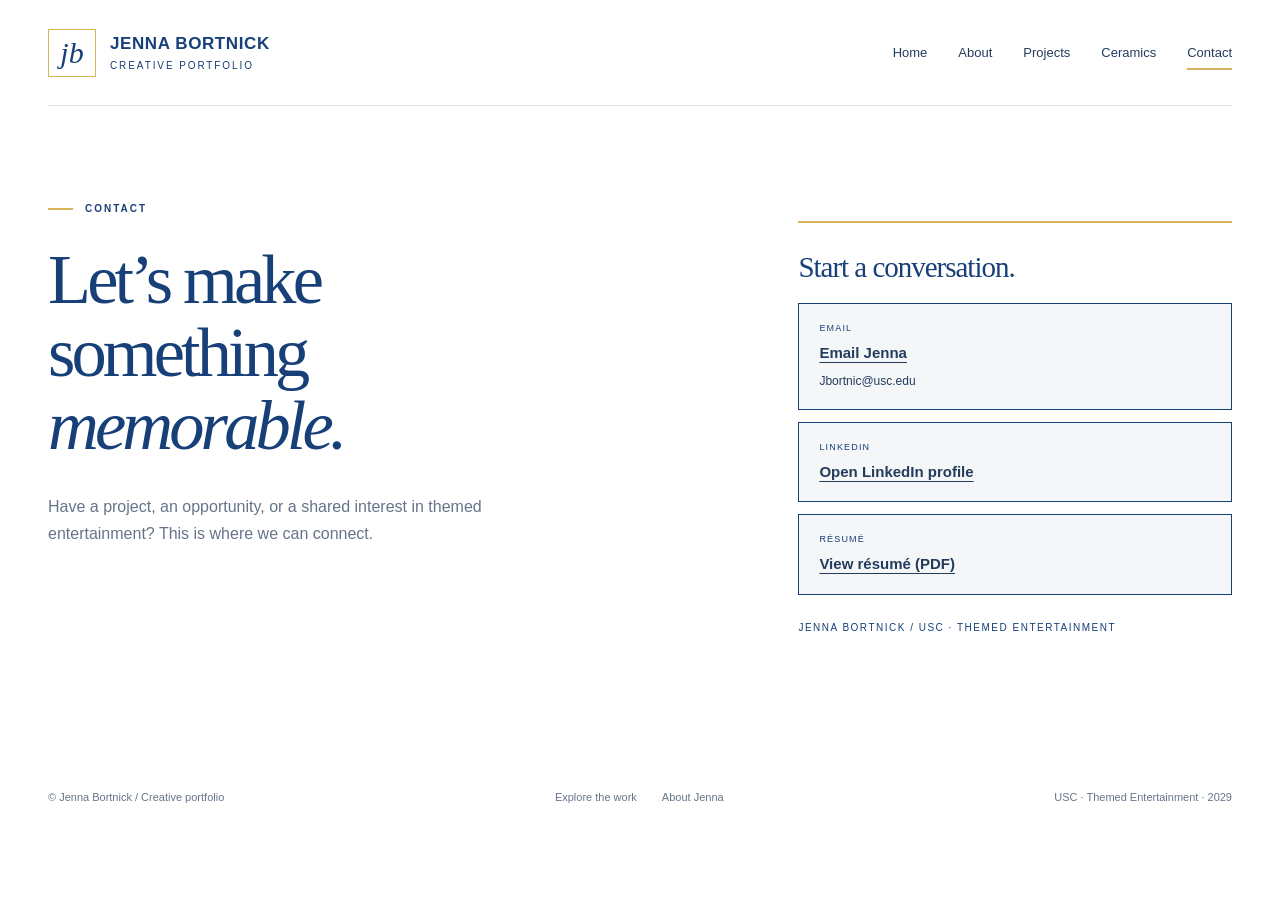
<file: contact.html>
<!DOCTYPE html><html lang="en"><head><meta charset="utf-8"><meta name="viewport" content="width=device-width,initial-scale=1"><title>Contact | Jenna Bortnick</title><meta name="description" content="Jenna Bortnick’s creative portfolio: themed entertainment concepts, immersive environments, Blender modeling, and ceramics. University of Southern California, Class of 2029."><meta name="theme-color" content="#173f78"><meta property="og:title" content="Contact | Jenna Bortnick"><meta property="og:description" content="Jenna Bortnick’s creative portfolio: themed entertainment concepts, immersive environments, Blender modeling, and ceramics. University of Southern California, Class of 2029."><meta property="og:type" content="website"><link rel="icon" type="image/svg+xml" href="favicon.svg"><link rel="stylesheet" href="styles.css?v=7527fd34e1"><script src="script.js" defer></script></head><body><a class="skip" href="#main">Skip to content</a><header class="site-header container"><a class="brand" href="index.html" aria-label="Jenna Bortnick home"><span class="brand-mark" aria-hidden="true">jb</span><span><span class="brand-name">JENNA BORTNICK</span><span class="brand-small" style="display:block">Creative portfolio</span></span></a><button class="menu-toggle" aria-expanded="false" aria-controls="main-nav">Menu <span aria-hidden="true">☰</span></button><nav class="nav" id="main-nav" aria-label="Main navigation"><a href="index.html">Home</a><a href="about.html">About</a><a href="projects.html">Projects</a><a href="ceramics.html">Ceramics</a><a href="contact.html" aria-current="page">Contact</a></nav></header><main id="main"><div class="container"><section class="contact-layout rise"><div><div class="eyebrow">Contact</div><h1>Let’s make<br>something<br><em>memorable.</em></h1><p>Have a project, an opportunity, or a shared interest in themed entertainment? This is where we can connect.</p></div><div class="contact-panel"><h2>Start a conversation.</h2><a class="contact-item" href="mailto:Jbortnic@usc.edu"><small>Email</small><span class="contact-action">Email Jenna</span><span class="contact-detail">Jbortnic@usc.edu</span></a><a class="contact-item" href="https://www.linkedin.com/in/jenna-bortnick-2819052a7" target="_blank" rel="noopener noreferrer"><small>LinkedIn</small><span class="contact-action">Open LinkedIn profile</span></a><a class="contact-item" href="assets/jenna-bortnick-resume.pdf" target="_blank" rel="noopener noreferrer"><small>Résumé</small><span class="contact-action">View résumé (PDF)</span></a><span class="mini-label">Jenna Bortnick / USC · Themed Entertainment</span></div></section></div></main><footer class="site-footer container"><p>© Jenna Bortnick <span aria-hidden="true">/</span> Creative portfolio</p><div class="footer-links"><a href="projects.html">Explore the work</a><a href="about.html">About Jenna</a></div><p>USC · Themed Entertainment · 2029</p></footer><dialog class="lightbox" aria-label="Enlarged project image"><button class="lightbox-close" aria-label="Close image">×</button><img alt=""><p class="lightbox-caption"></p></dialog></body></html>
</file>
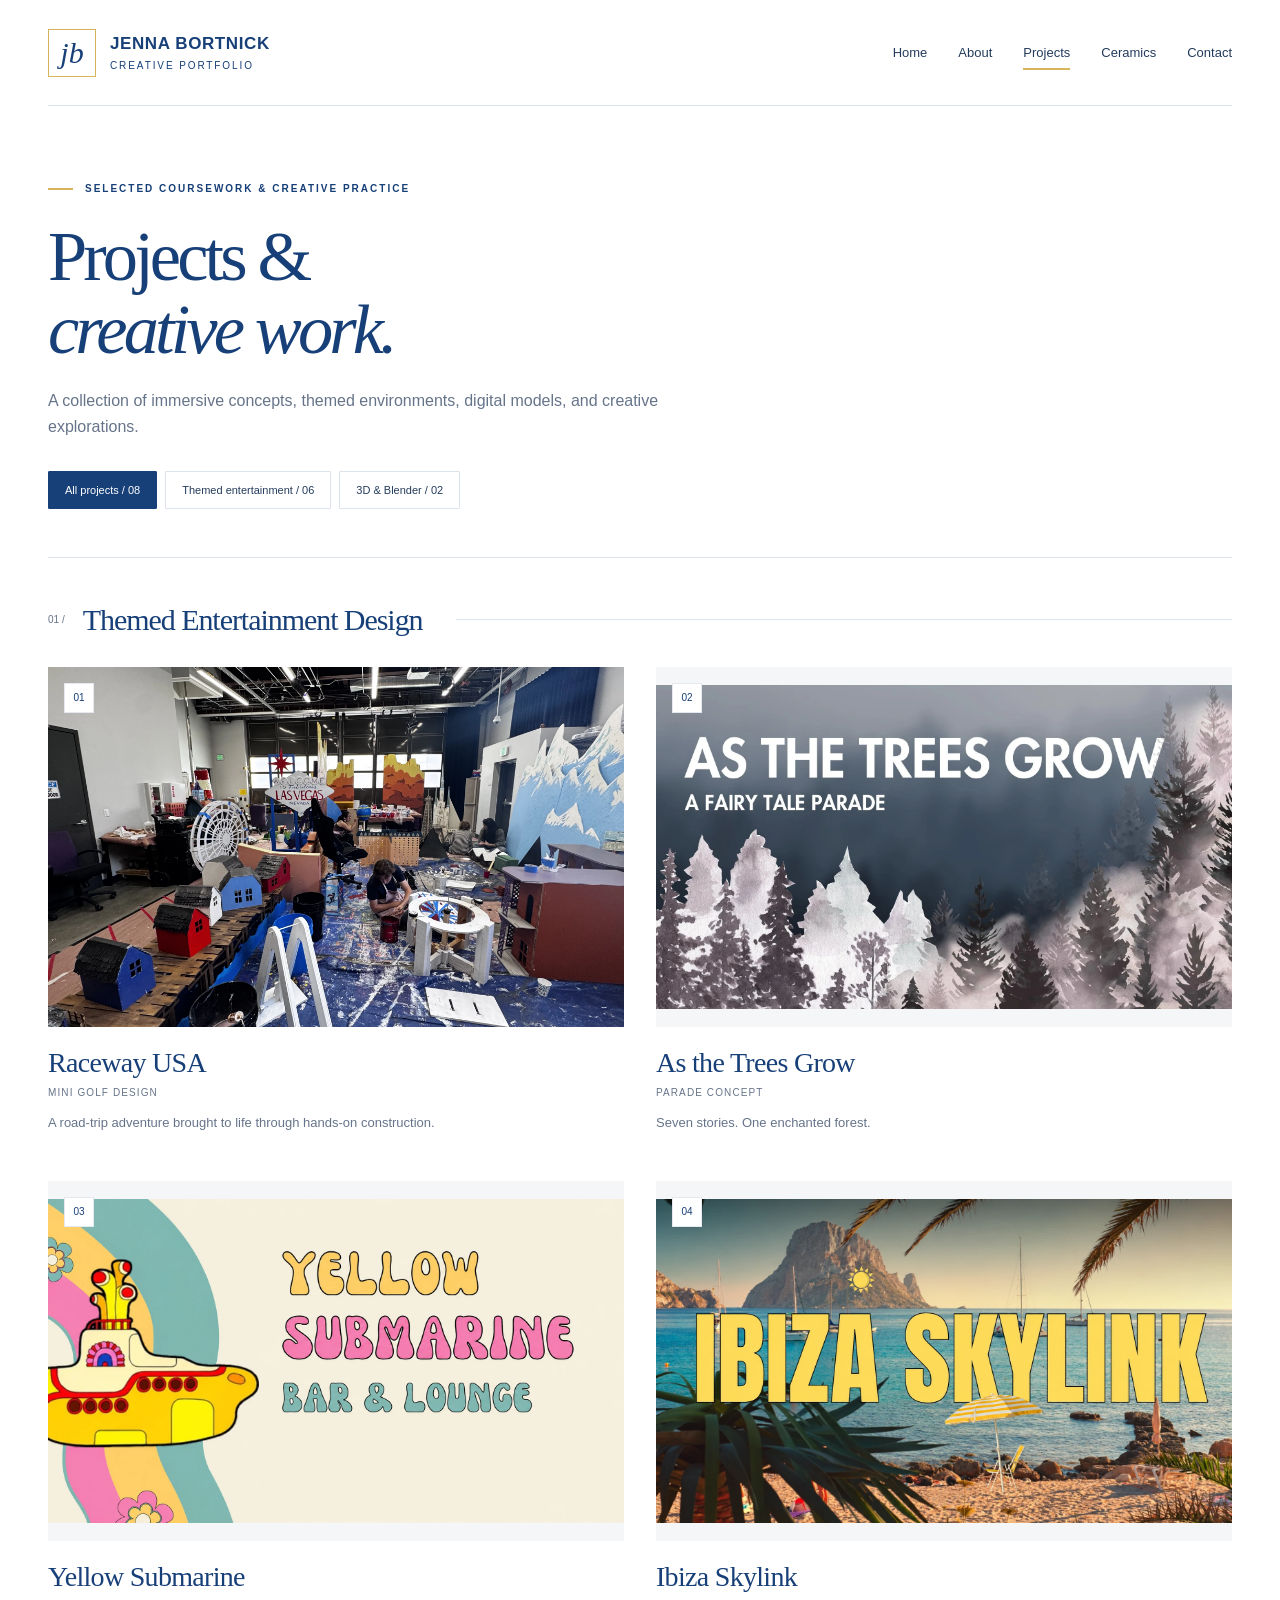
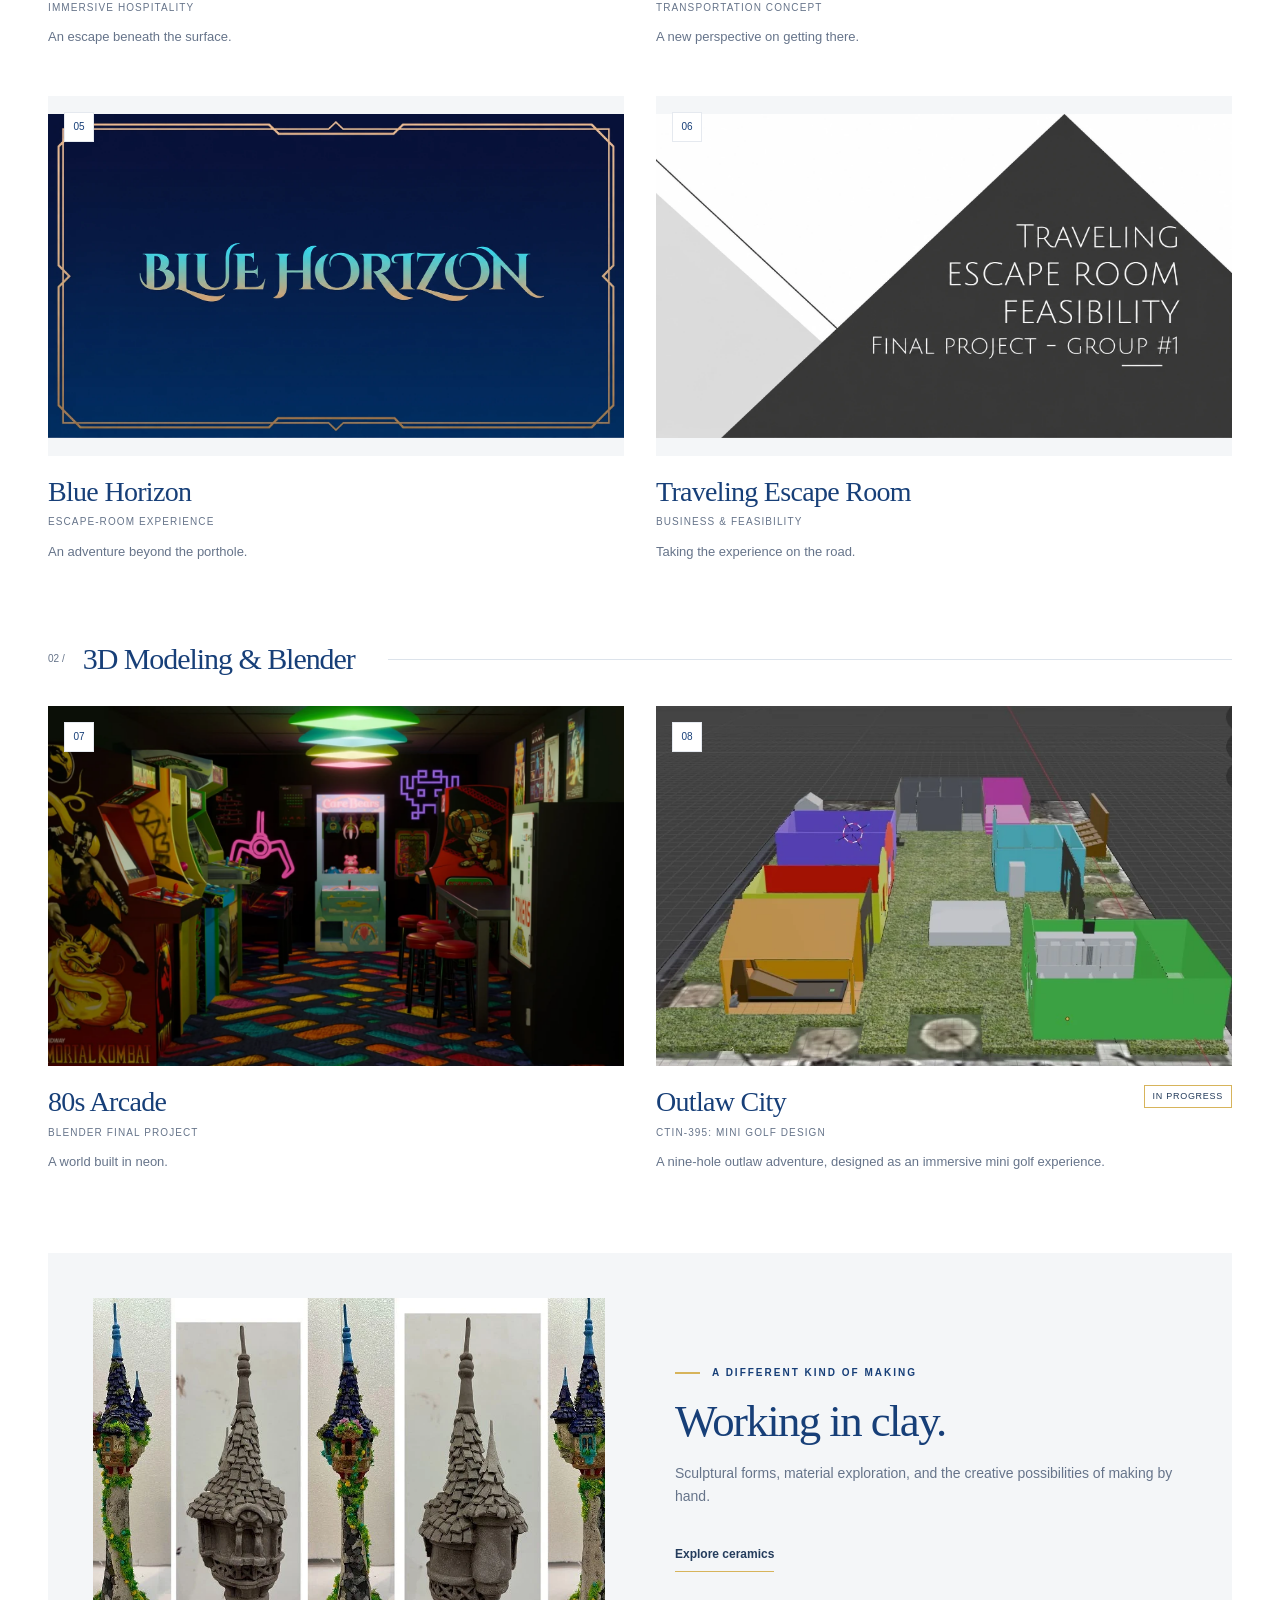
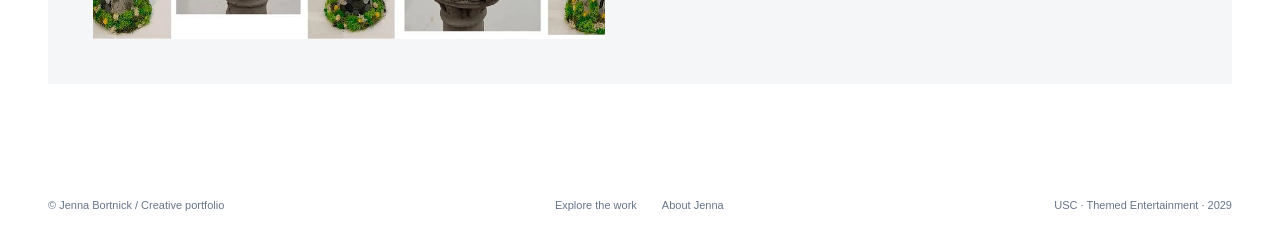
<file: projects.html>
<!DOCTYPE html><html lang="en"><head><meta charset="utf-8"><meta name="viewport" content="width=device-width,initial-scale=1"><title>Projects &amp; creative work | Jenna Bortnick</title><meta name="description" content="Jenna Bortnick’s creative portfolio: themed entertainment concepts, immersive environments, Blender modeling, and ceramics. University of Southern California, Class of 2029."><meta name="theme-color" content="#173f78"><meta property="og:title" content="Projects &amp; creative work | Jenna Bortnick"><meta property="og:description" content="Jenna Bortnick’s creative portfolio: themed entertainment concepts, immersive environments, Blender modeling, and ceramics. University of Southern California, Class of 2029."><meta property="og:type" content="website"><link rel="icon" type="image/svg+xml" href="favicon.svg"><link rel="stylesheet" href="styles.css?v=7527fd34e1"><script src="script.js" defer></script></head><body><a class="skip" href="#main">Skip to content</a><header class="site-header container"><a class="brand" href="index.html" aria-label="Jenna Bortnick home"><span class="brand-mark" aria-hidden="true">jb</span><span><span class="brand-name">JENNA BORTNICK</span><span class="brand-small" style="display:block">Creative portfolio</span></span></a><button class="menu-toggle" aria-expanded="false" aria-controls="main-nav">Menu <span aria-hidden="true">☰</span></button><nav class="nav" id="main-nav" aria-label="Main navigation"><a href="index.html">Home</a><a href="about.html">About</a><a href="projects.html" aria-current="page">Projects</a><a href="ceramics.html">Ceramics</a><a href="contact.html">Contact</a></nav></header><main id="main"><div class="container"><header class="page-head rise"><div class="eyebrow">Selected coursework & creative practice</div><h1>Projects &amp;<br><em>creative work.</em></h1><p>A collection of immersive concepts, themed environments, digital models, and creative explorations.</p><div class="filters" aria-label="Filter projects"><button class="filter" data-filter="all" aria-pressed="true">All projects <span aria-hidden="true">/ 08</span></button><button class="filter" data-filter="themed" aria-pressed="false">Themed entertainment <span aria-hidden="true">/ 06</span></button><button class="filter" data-filter="3d" aria-pressed="false">3D &amp; Blender <span aria-hidden="true">/ 02</span></button></div><p id="filter-status" class="sr-only" aria-live="polite">Showing all 8 projects.</p></header><section class="project-section" data-category="themed"><div class="project-section-head"><span>01 /</span><h2>Themed Entertainment Design</h2></div><div class="project-grid"><a class="project-card" href="projects/raceway-usa.html"><div class="card-image"><img src="assets/images/raceway-usa-cover.webp" alt="Raceway USA scenic course in the workshop, with miniature buildings, a Ferris wheel, and Las Vegas scenery" class="" loading="lazy" decoding="async"><span class="card-index">01</span></div><div class="card-meta"><div><h3>Raceway USA</h3><p>Mini golf design</p></div></div><p class="card-description">A road-trip adventure brought to life through hands-on construction.</p></a><a class="project-card" href="projects/as-the-trees-grow.html"><div class="card-image"><img src="assets/images/parade-1.webp" alt="As the Trees Grow: A Fairy Tale Parade presentation cover with a forest illustration" class="contain" loading="lazy" decoding="async"><span class="card-index">02</span></div><div class="card-meta"><div><h3>As the Trees Grow</h3><p>Parade concept</p></div></div><p class="card-description">Seven stories. One enchanted forest.</p></a><a class="project-card" href="projects/yellow-submarine.html"><div class="card-image"><img src="assets/images/yellow-1-clean.webp" alt="Yellow Submarine Bar and Lounge illustrated presentation cover" class="contain" loading="lazy" decoding="async"><span class="card-index">03</span></div><div class="card-meta"><div><h3>Yellow Submarine</h3><p>Immersive hospitality</p></div></div><p class="card-description">An escape beneath the surface.</p></a><a class="project-card" href="projects/ibiza-skylink.html"><div class="card-image"><img src="assets/images/ibiza-title.webp" alt="Ibiza Skylink title slide with yellow lettering over a coastal scene" class="contain" loading="lazy" decoding="async"><span class="card-index">04</span></div><div class="card-meta"><div><h3>Ibiza Skylink</h3><p>Transportation concept</p></div></div><p class="card-description">A new perspective on getting there.</p></a><a class="project-card" href="projects/blue-horizon.html"><div class="card-image"><img src="assets/images/blue-1-clean.webp" alt="Blue Horizon title in turquoise and gold on a deep blue background" class="contain" loading="lazy" decoding="async"><span class="card-index">05</span></div><div class="card-meta"><div><h3>Blue Horizon</h3><p>Escape-room experience</p></div></div><p class="card-description">An adventure beyond the porthole.</p></a><a class="project-card" href="projects/traveling-escape-room.html"><div class="card-image"><img src="assets/images/escape-1-clean.webp" alt="Traveling Escape Room Feasibility presentation cover" class="contain" loading="lazy" decoding="async"><span class="card-index">06</span></div><div class="card-meta"><div><h3>Traveling Escape Room</h3><p>Business &amp; feasibility</p></div></div><p class="card-description">Taking the experience on the road.</p></a></div></section><section class="project-section" data-category="3d"><div class="project-section-head"><span>02 /</span><h2>3D Modeling &amp; Blender</h2></div><div class="project-grid"><a class="project-card" href="projects/80s-arcade.html"><div class="card-image"><img src="assets/images/arcade-wide.webp" alt="A neon-lit 1980s arcade modeled in Blender" class="" loading="lazy" decoding="async"><span class="card-index">07</span></div><div class="card-meta"><div><h3>80s Arcade</h3><p>Blender final project</p></div></div><p class="card-description">A world built in neon.</p></a><a class="project-card" href="projects/outlaw-city.html"><div class="card-image"><img src="assets/images/mini-golf-layout.webp" alt="Outlaw City digital environment layout in Blender" class="" loading="lazy" decoding="async"><span class="card-index">08</span></div><div class="card-meta"><div><h3>Outlaw City</h3><p>CTIN-395: Mini golf design</p></div><span class="status">In progress</span></div><p class="card-description">A nine-hole outlaw adventure, designed as an immersive mini golf experience.</p></a></div></section><section class="ceramics-callout"><img src="assets/images/ceramics-1.webp" alt="Rapunzel-inspired ceramic tower by Jenna" class="" loading="lazy" decoding="async"><div><div class="eyebrow">A different kind of making</div><h2>Working in clay.</h2><p>Sculptural forms, material exploration, and the creative possibilities of making by hand.</p><div class="actions"><a class="text-link" href="ceramics.html">Explore ceramics </a></div></div></section></div></main><footer class="site-footer container"><p>© Jenna Bortnick <span aria-hidden="true">/</span> Creative portfolio</p><div class="footer-links"><a href="projects.html">Explore the work</a><a href="about.html">About Jenna</a></div><p>USC · Themed Entertainment · 2029</p></footer><dialog class="lightbox" aria-label="Enlarged project image"><button class="lightbox-close" aria-label="Close image">×</button><img alt=""><p class="lightbox-caption"></p></dialog></body></html>
</file>
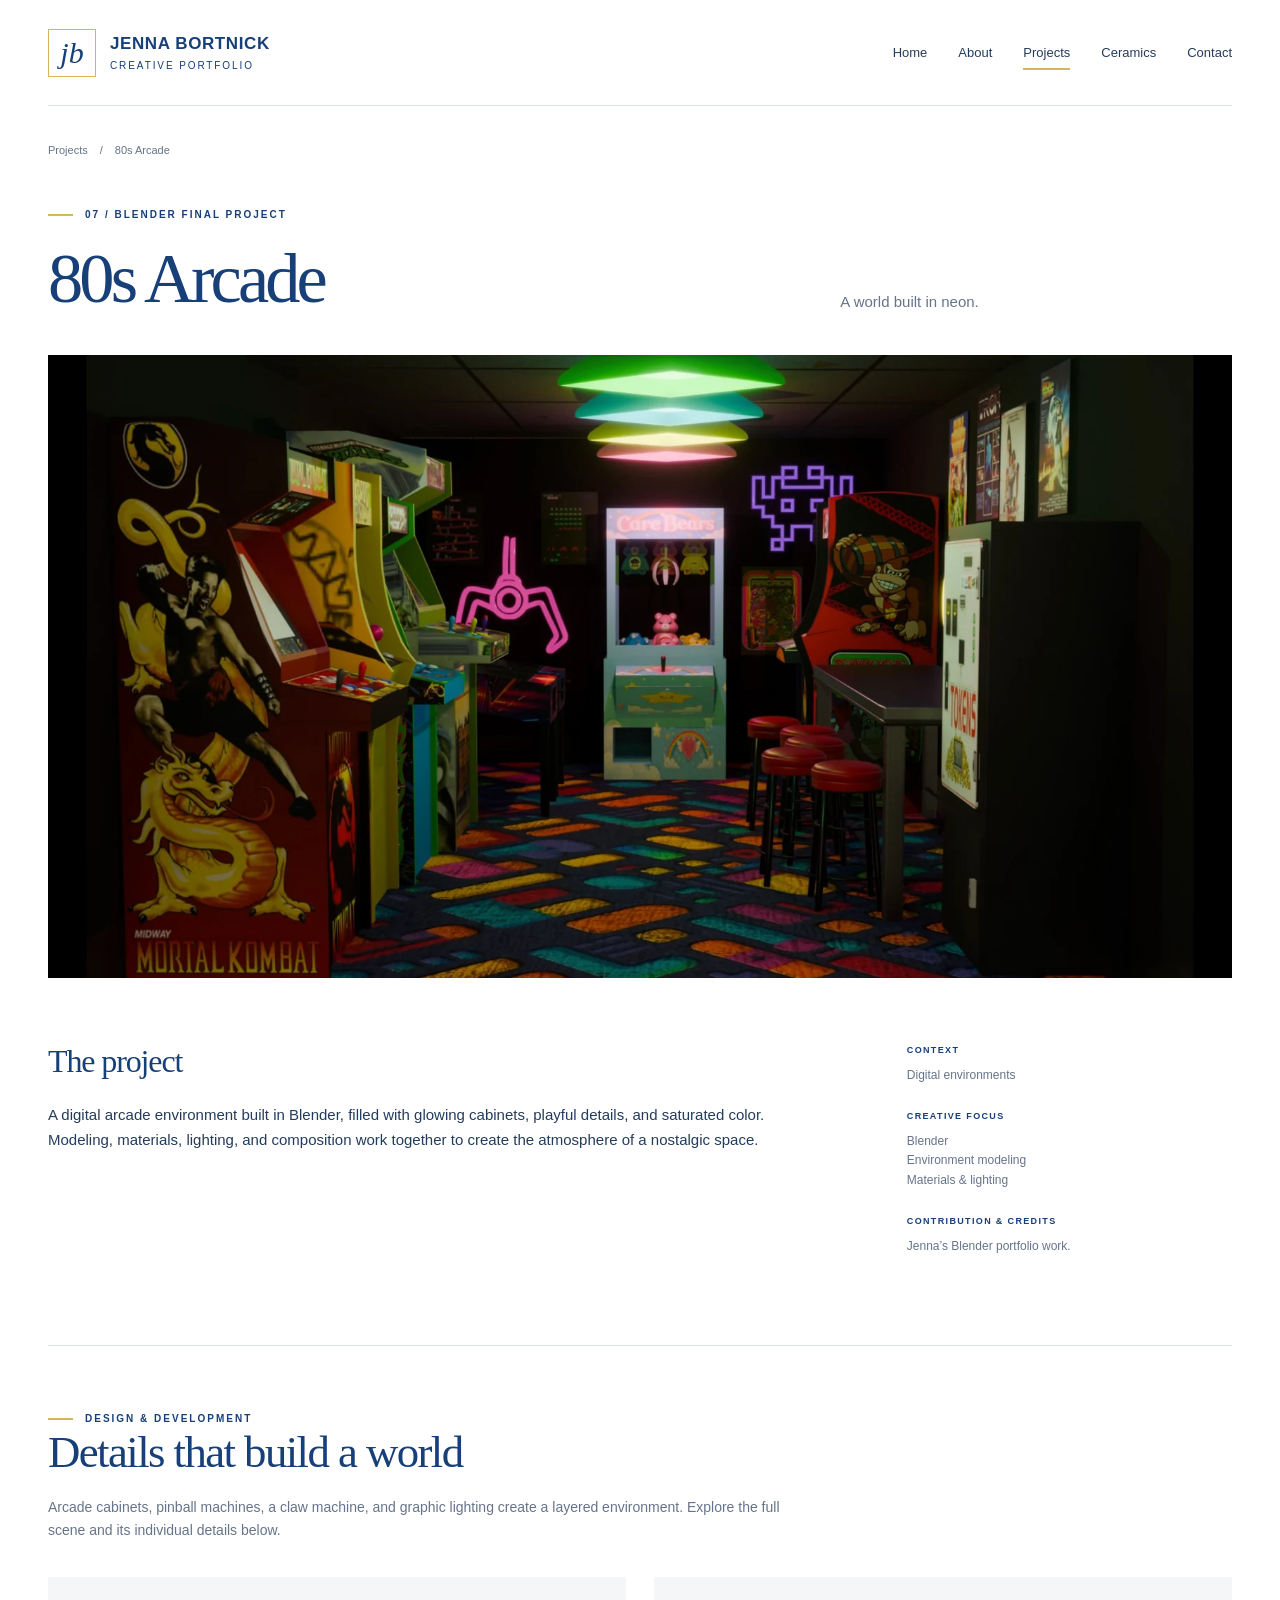
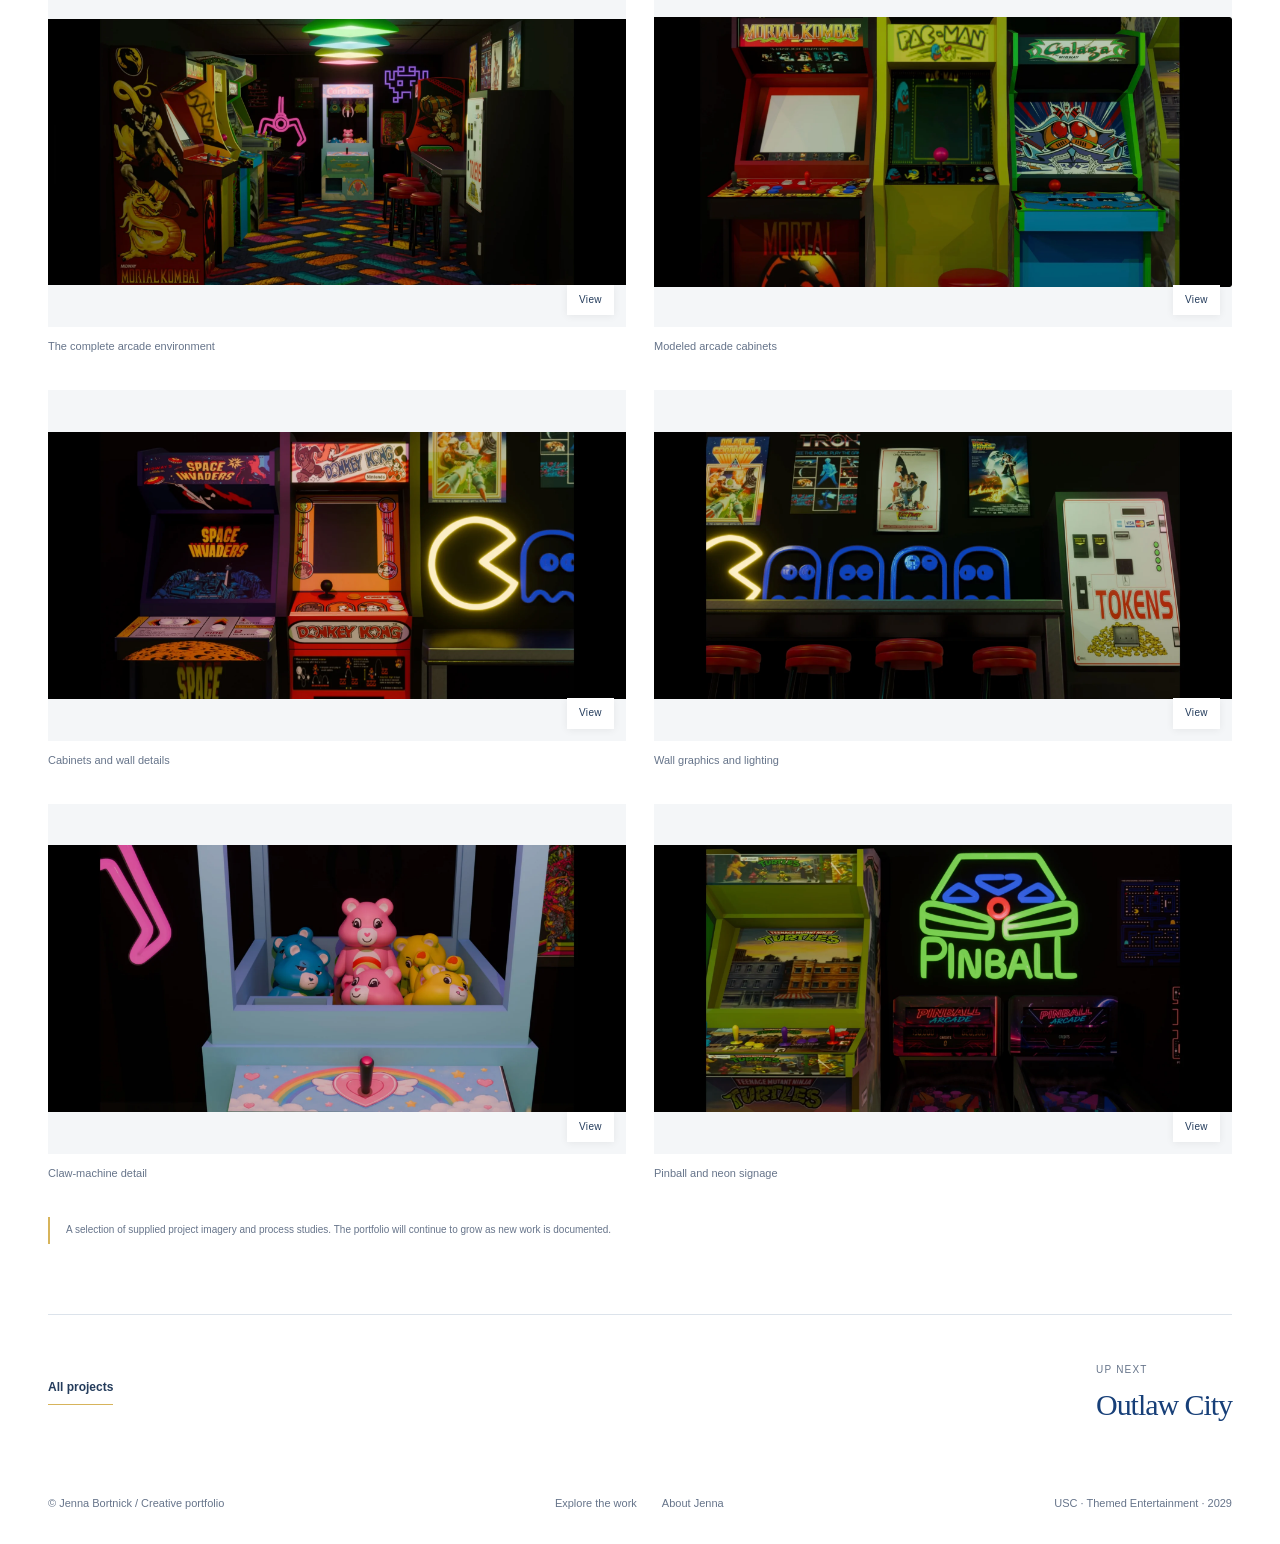
<file: projects/80s-arcade.html>
<!DOCTYPE html><html lang="en"><head><meta charset="utf-8"><meta name="viewport" content="width=device-width,initial-scale=1"><title>80s Arcade | Jenna Bortnick</title><meta name="description" content="A digital arcade environment built in Blender, filled with glowing cabinets, playful details, and saturated color. Modeling, materials, lighting, and composition work together to create the atmosphere of a nostalgic space."><meta name="theme-color" content="#173f78"><meta property="og:title" content="80s Arcade | Jenna Bortnick"><meta property="og:description" content="A digital arcade environment built in Blender, filled with glowing cabinets, playful details, and saturated color. Modeling, materials, lighting, and composition work together to create the atmosphere of a nostalgic space."><meta property="og:type" content="website"><link rel="icon" type="image/svg+xml" href="../favicon.svg"><link rel="stylesheet" href="../styles.css?v=7527fd34e1"><script src="../script.js" defer></script></head><body><a class="skip" href="#main">Skip to content</a><header class="site-header container"><a class="brand" href="../index.html" aria-label="Jenna Bortnick home"><span class="brand-mark" aria-hidden="true">jb</span><span><span class="brand-name">JENNA BORTNICK</span><span class="brand-small" style="display:block">Creative portfolio</span></span></a><button class="menu-toggle" aria-expanded="false" aria-controls="main-nav">Menu <span aria-hidden="true">☰</span></button><nav class="nav" id="main-nav" aria-label="Main navigation"><a href="../index.html">Home</a><a href="../about.html">About</a><a href="../projects.html" aria-current="page">Projects</a><a href="../ceramics.html">Ceramics</a><a href="../contact.html">Contact</a></nav></header><main id="main"><div class="container"><nav class="crumb" aria-label="Breadcrumb"><a href="../projects.html">Projects</a><span aria-hidden="true">/</span><span>80s Arcade</span></nav><header class="detail-head rise"><div><div class="eyebrow">07 / Blender final project</div><h1>80s Arcade</h1></div><p class="short">A world built in neon.</p></header><div class="detail-cover photo"><img src="../assets/images/arcade-wide.webp" alt="A neon-lit 1980s arcade modeled in Blender" class="" loading="eager" decoding="async"></div><section class="detail-overview"><div><h2>The project</h2><p>A digital arcade environment built in Blender, filled with glowing cabinets, playful details, and saturated color. Modeling, materials, lighting, and composition work together to create the atmosphere of a nostalgic space.</p></div><dl class="details-list"><div><dt>Context</dt><dd>Digital environments</dd></div><div><dt>Creative focus</dt><dd>Blender<br>Environment modeling<br>Materials &amp; lighting</dd></div><div><dt>Contribution & credits</dt><dd>Jenna’s Blender portfolio work.</dd></div></dl></section><section class="process"><div class="eyebrow">Design & development</div><h2>Details that build a world</h2><p>Arcade cabinets, pinball machines, a claw machine, and graphic lighting create a layered environment. Explore the full scene and its individual details below.</p><div class="gallery "><figure><button type="button" data-lightbox="../assets/images/arcade-wide.webp" data-caption="The complete arcade environment" aria-label="Enlarge: The complete arcade environment"><img src="../assets/images/arcade-wide.webp" alt="The complete arcade environment" class="" loading="lazy" decoding="async"></button><figcaption>The complete arcade environment</figcaption></figure><figure><button type="button" data-lightbox="../assets/images/arcade-cabinets.webp" data-caption="Modeled arcade cabinets" aria-label="Enlarge: Modeled arcade cabinets"><img src="../assets/images/arcade-cabinets.webp" alt="Modeled arcade cabinets" class="" loading="lazy" decoding="async"></button><figcaption>Modeled arcade cabinets</figcaption></figure><figure><button type="button" data-lightbox="../assets/images/arcade-pacman.webp" data-caption="Cabinets and wall details" aria-label="Enlarge: Cabinets and wall details"><img src="../assets/images/arcade-pacman.webp" alt="Cabinets and wall details" class="" loading="lazy" decoding="async"></button><figcaption>Cabinets and wall details</figcaption></figure><figure><button type="button" data-lightbox="../assets/images/arcade-wall.webp" data-caption="Wall graphics and lighting" aria-label="Enlarge: Wall graphics and lighting"><img src="../assets/images/arcade-wall.webp" alt="Wall graphics and lighting" class="" loading="lazy" decoding="async"></button><figcaption>Wall graphics and lighting</figcaption></figure><figure><button type="button" data-lightbox="../assets/images/arcade-claw.webp" data-caption="Claw-machine detail" aria-label="Enlarge: Claw-machine detail"><img src="../assets/images/arcade-claw.webp" alt="Claw-machine detail" class="" loading="lazy" decoding="async"></button><figcaption>Claw-machine detail</figcaption></figure><figure><button type="button" data-lightbox="../assets/images/arcade-pinball.webp" data-caption="Pinball and neon signage" aria-label="Enlarge: Pinball and neon signage"><img src="../assets/images/arcade-pinball.webp" alt="Pinball and neon signage" class="" loading="lazy" decoding="async"></button><figcaption>Pinball and neon signage</figcaption></figure></div></section><p class="source-note">A selection of supplied project imagery and process studies. The portfolio will continue to grow as new work is documented.</p><nav class="next-project" aria-label="Project navigation"><a class="text-link" href="../projects.html">All projects</a><a href="outlaw-city.html"><div><span>Up next</span><h2>Outlaw City</h2></div></a></nav></div></main><footer class="site-footer container"><p>© Jenna Bortnick <span aria-hidden="true">/</span> Creative portfolio</p><div class="footer-links"><a href="../projects.html">Explore the work</a><a href="../about.html">About Jenna</a></div><p>USC · Themed Entertainment · 2029</p></footer><dialog class="lightbox" aria-label="Enlarged project image"><button class="lightbox-close" aria-label="Close image">×</button><img alt=""><p class="lightbox-caption"></p></dialog></body></html>
</file>
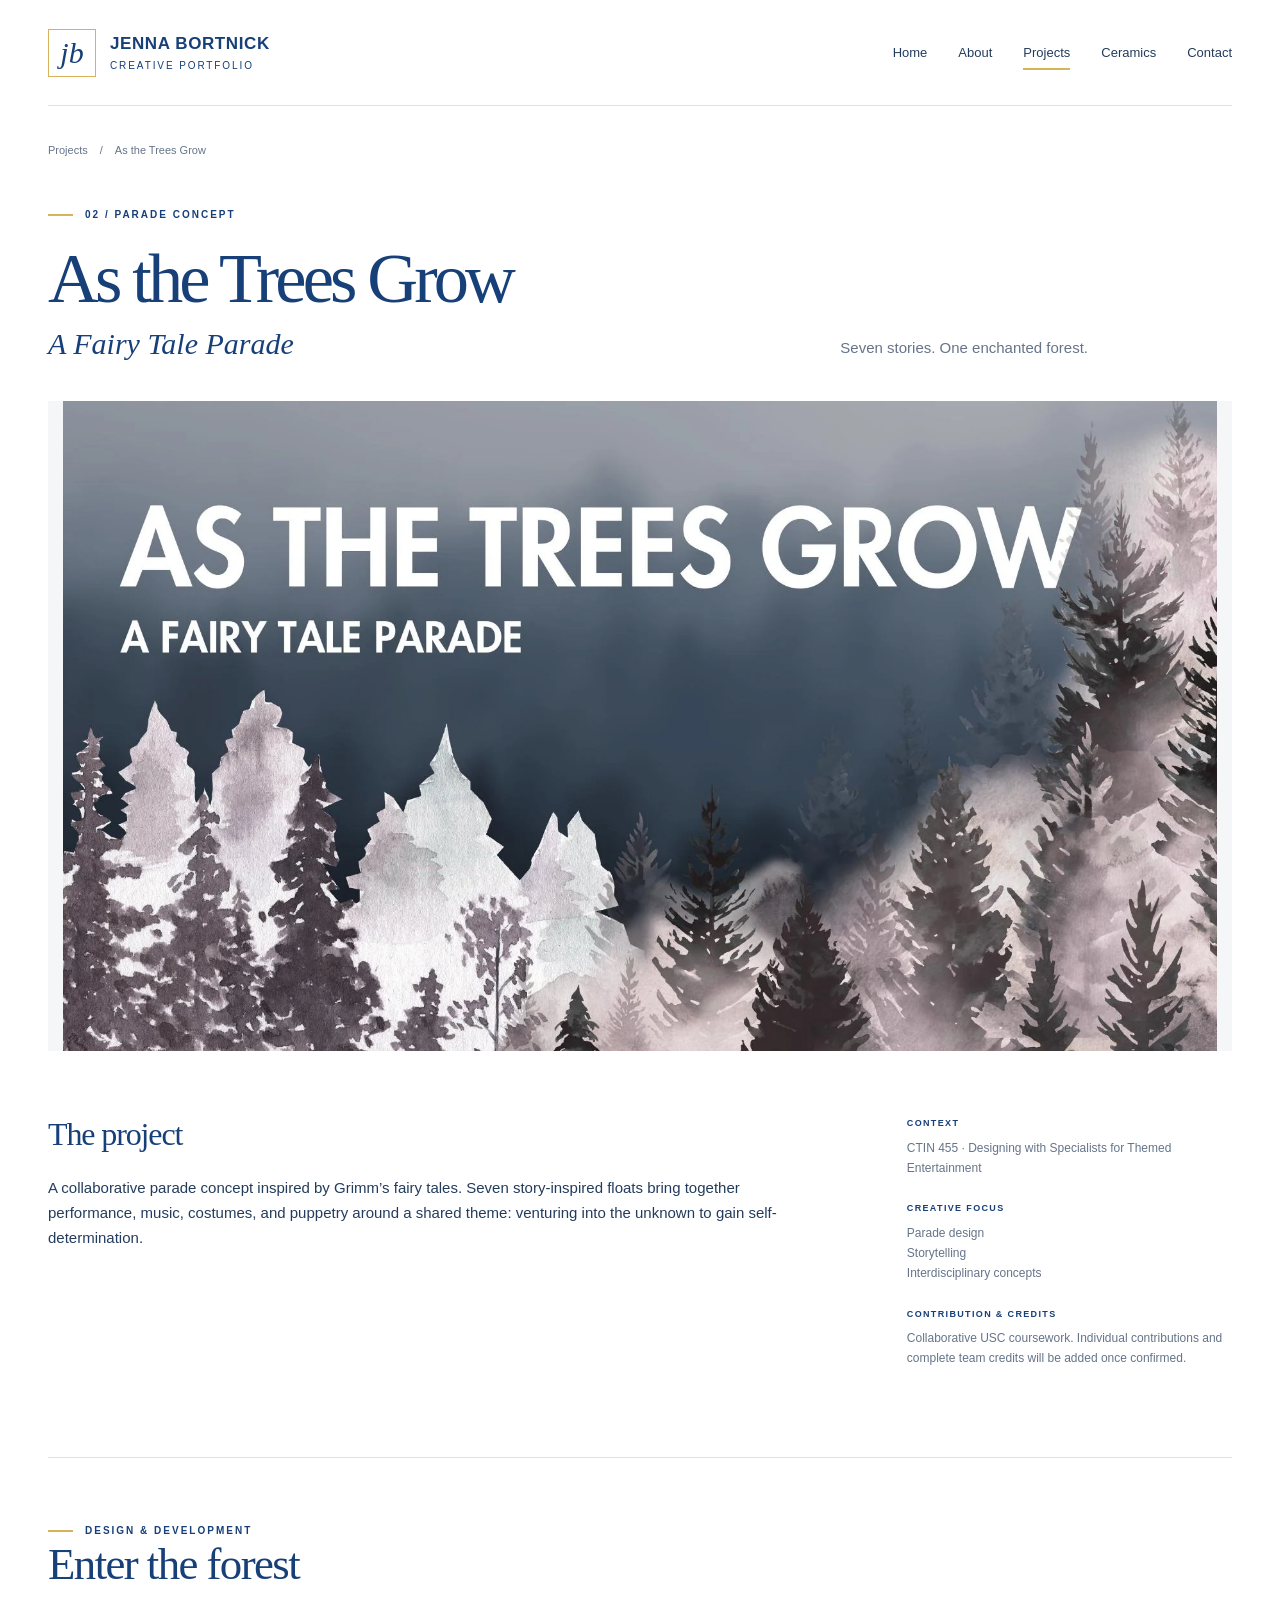
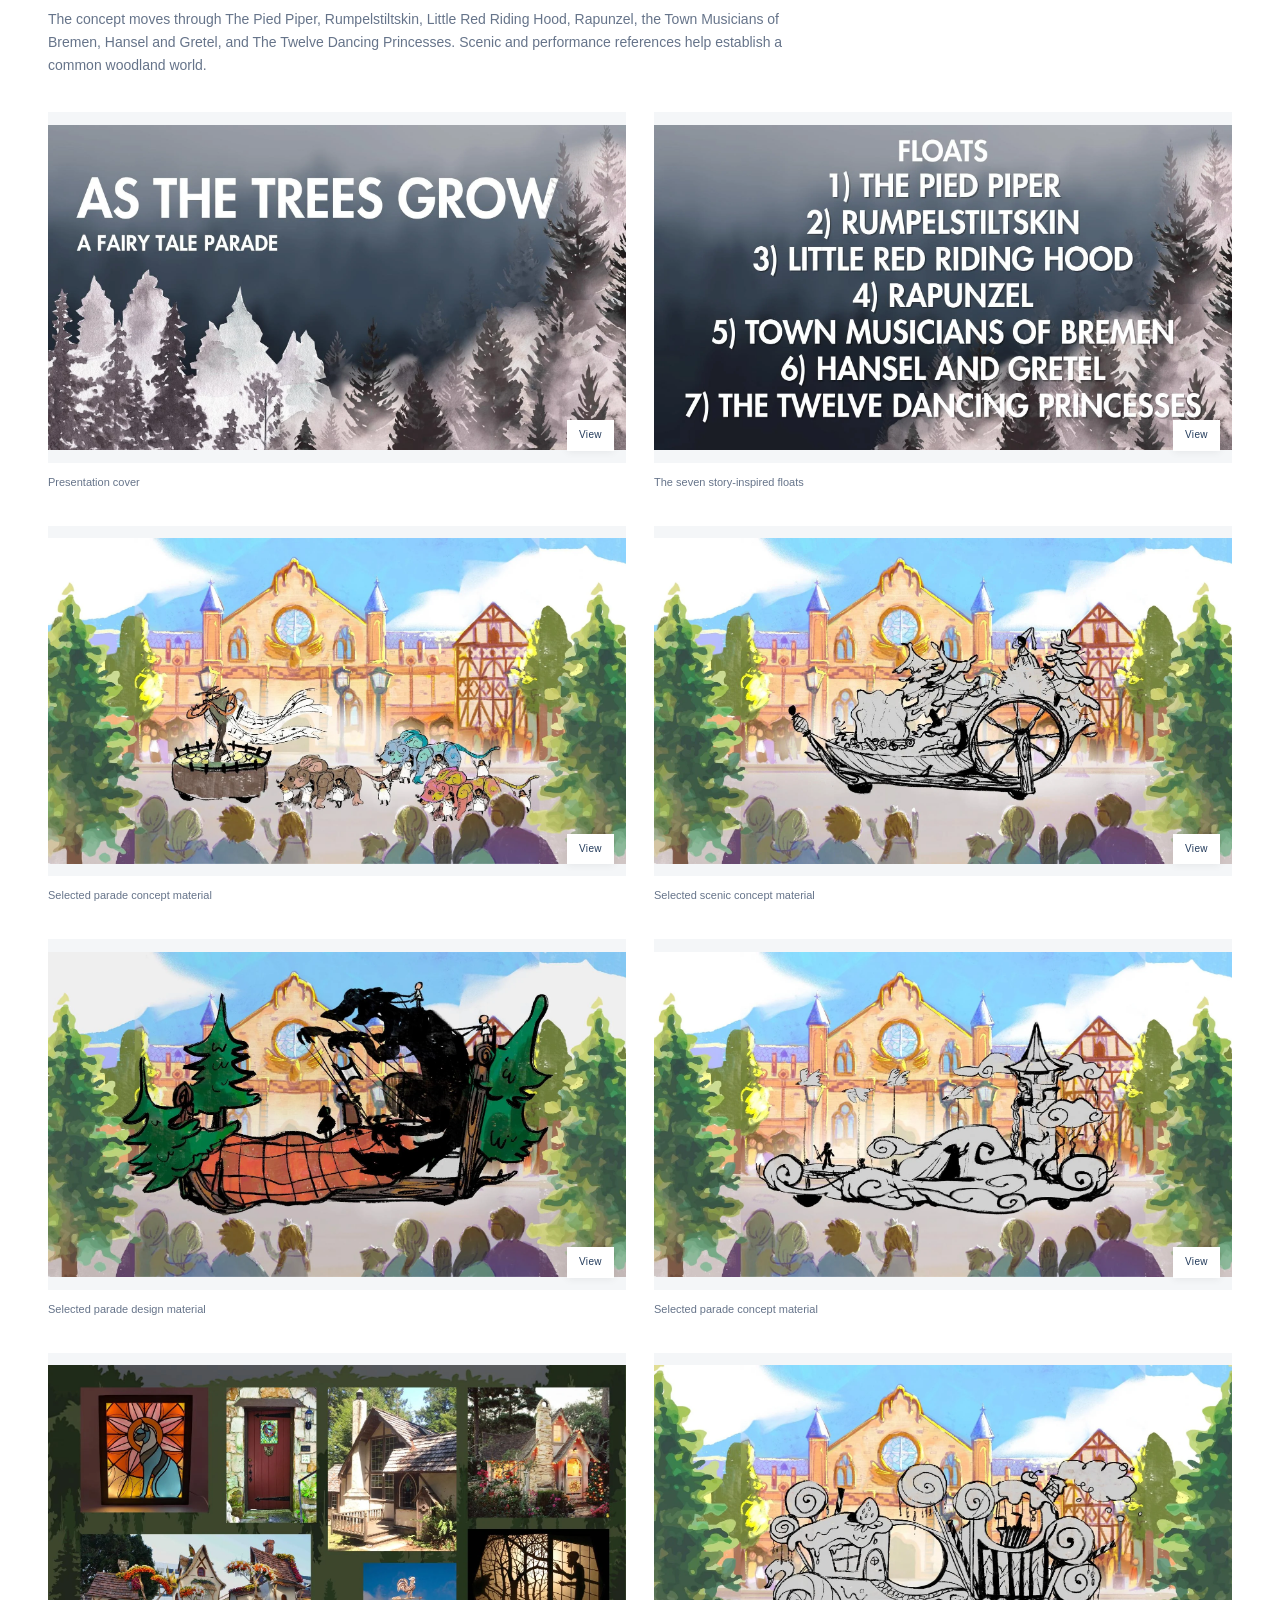
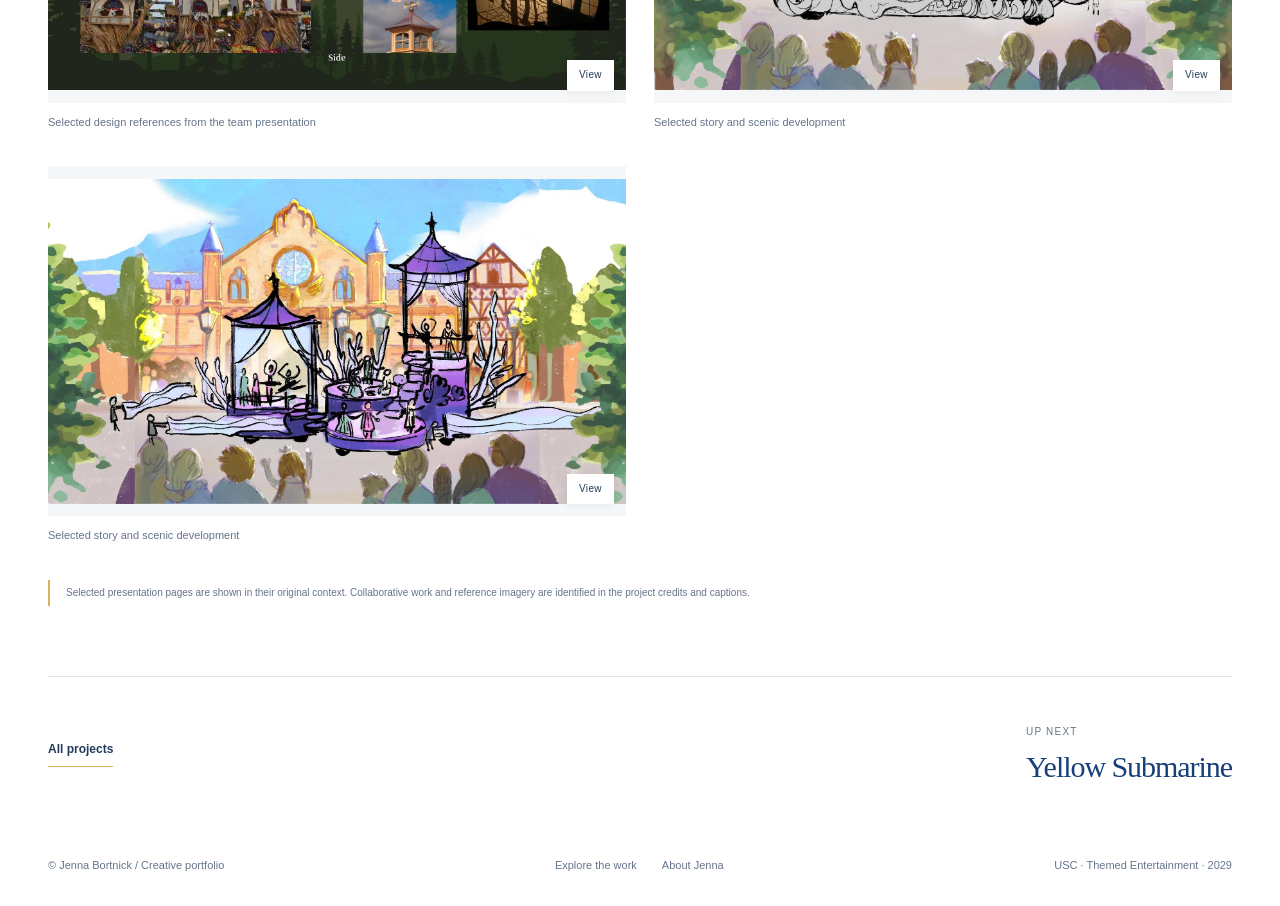
<file: projects/as-the-trees-grow.html>
<!DOCTYPE html><html lang="en"><head><meta charset="utf-8"><meta name="viewport" content="width=device-width,initial-scale=1"><title>As the Trees Grow | Jenna Bortnick</title><meta name="description" content="A collaborative parade concept inspired by Grimm’s fairy tales. Seven story-inspired floats bring together performance, music, costumes, and puppetry around a shared theme: venturing into the unknown to gain self-determination."><meta name="theme-color" content="#173f78"><meta property="og:title" content="As the Trees Grow | Jenna Bortnick"><meta property="og:description" content="A collaborative parade concept inspired by Grimm’s fairy tales. Seven story-inspired floats bring together performance, music, costumes, and puppetry around a shared theme: venturing into the unknown to gain self-determination."><meta property="og:type" content="website"><link rel="icon" type="image/svg+xml" href="../favicon.svg"><link rel="stylesheet" href="../styles.css?v=7527fd34e1"><script src="../script.js" defer></script></head><body><a class="skip" href="#main">Skip to content</a><header class="site-header container"><a class="brand" href="../index.html" aria-label="Jenna Bortnick home"><span class="brand-mark" aria-hidden="true">jb</span><span><span class="brand-name">JENNA BORTNICK</span><span class="brand-small" style="display:block">Creative portfolio</span></span></a><button class="menu-toggle" aria-expanded="false" aria-controls="main-nav">Menu <span aria-hidden="true">☰</span></button><nav class="nav" id="main-nav" aria-label="Main navigation"><a href="../index.html">Home</a><a href="../about.html">About</a><a href="../projects.html" aria-current="page">Projects</a><a href="../ceramics.html">Ceramics</a><a href="../contact.html">Contact</a></nav></header><main id="main"><div class="container"><nav class="crumb" aria-label="Breadcrumb"><a href="../projects.html">Projects</a><span aria-hidden="true">/</span><span>As the Trees Grow</span></nav><header class="detail-head rise"><div><div class="eyebrow">02 / Parade concept</div><h1>As the Trees Grow</h1><p class="subtitle">A Fairy Tale Parade</p></div><p class="short">Seven stories. One enchanted forest.</p></header><div class="detail-cover "><img src="../assets/images/parade-1.webp" alt="As the Trees Grow: A Fairy Tale Parade presentation cover with a forest illustration" class="" loading="eager" decoding="async"></div><section class="detail-overview"><div><h2>The project</h2><p>A collaborative parade concept inspired by Grimm’s fairy tales. Seven story-inspired floats bring together performance, music, costumes, and puppetry around a shared theme: venturing into the unknown to gain self-determination.</p></div><dl class="details-list"><div><dt>Context</dt><dd>CTIN 455 · Designing with Specialists for Themed Entertainment</dd></div><div><dt>Creative focus</dt><dd>Parade design<br>Storytelling<br>Interdisciplinary concepts</dd></div><div><dt>Contribution & credits</dt><dd>Collaborative USC coursework. Individual contributions and complete team credits will be added once confirmed.</dd></div></dl></section><section class="process"><div class="eyebrow">Design & development</div><h2>Enter the forest</h2><p>The concept moves through The Pied Piper, Rumpelstiltskin, Little Red Riding Hood, Rapunzel, the Town Musicians of Bremen, Hansel and Gretel, and The Twelve Dancing Princesses. Scenic and performance references help establish a common woodland world.</p><div class="gallery "><figure><button type="button" data-lightbox="../assets/images/parade-1.webp" data-caption="Presentation cover" aria-label="Enlarge: Presentation cover"><img src="../assets/images/parade-1.webp" alt="Presentation cover" class="" loading="lazy" decoding="async"></button><figcaption>Presentation cover</figcaption></figure><figure><button type="button" data-lightbox="../assets/images/parade-6.webp" data-caption="The seven story-inspired floats" aria-label="Enlarge: The seven story-inspired floats"><img src="../assets/images/parade-6.webp" alt="The seven story-inspired floats" class="" loading="lazy" decoding="async"></button><figcaption>The seven story-inspired floats</figcaption></figure><figure><button type="button" data-lightbox="../assets/images/parade-8.webp" data-caption="Selected parade concept material" aria-label="Enlarge: Selected parade concept material"><img src="../assets/images/parade-8.webp" alt="Selected parade concept material" class="" loading="lazy" decoding="async"></button><figcaption>Selected parade concept material</figcaption></figure><figure><button type="button" data-lightbox="../assets/images/parade-14.webp" data-caption="Selected scenic concept material" aria-label="Enlarge: Selected scenic concept material"><img src="../assets/images/parade-14.webp" alt="Selected scenic concept material" class="" loading="lazy" decoding="async"></button><figcaption>Selected scenic concept material</figcaption></figure><figure><button type="button" data-lightbox="../assets/images/parade-20.webp" data-caption="Selected parade design material" aria-label="Enlarge: Selected parade design material"><img src="../assets/images/parade-20.webp" alt="Selected parade design material" class="" loading="lazy" decoding="async"></button><figcaption>Selected parade design material</figcaption></figure><figure><button type="button" data-lightbox="../assets/images/parade-26.webp" data-caption="Selected parade concept material" aria-label="Enlarge: Selected parade concept material"><img src="../assets/images/parade-26.webp" alt="Selected parade concept material" class="" loading="lazy" decoding="async"></button><figcaption>Selected parade concept material</figcaption></figure><figure><button type="button" data-lightbox="../assets/images/parade-34.webp" data-caption="Selected design references from the team presentation" aria-label="Enlarge: Selected design references from the team presentation"><img src="../assets/images/parade-34.webp" alt="Selected design references from the team presentation" class="" loading="lazy" decoding="async"></button><figcaption>Selected design references from the team presentation</figcaption></figure><figure><button type="button" data-lightbox="../assets/images/parade-41.webp" data-caption="Selected story and scenic development" aria-label="Enlarge: Selected story and scenic development"><img src="../assets/images/parade-41.webp" alt="Selected story and scenic development" class="" loading="lazy" decoding="async"></button><figcaption>Selected story and scenic development</figcaption></figure><figure><button type="button" data-lightbox="../assets/images/parade-47.webp" data-caption="Selected story and scenic development" aria-label="Enlarge: Selected story and scenic development"><img src="../assets/images/parade-47.webp" alt="Selected story and scenic development" class="" loading="lazy" decoding="async"></button><figcaption>Selected story and scenic development</figcaption></figure></div></section><p class="source-note">Selected presentation pages are shown in their original context. Collaborative work and reference imagery are identified in the project credits and captions.</p><nav class="next-project" aria-label="Project navigation"><a class="text-link" href="../projects.html">All projects</a><a href="yellow-submarine.html"><div><span>Up next</span><h2>Yellow Submarine</h2></div></a></nav></div></main><footer class="site-footer container"><p>© Jenna Bortnick <span aria-hidden="true">/</span> Creative portfolio</p><div class="footer-links"><a href="../projects.html">Explore the work</a><a href="../about.html">About Jenna</a></div><p>USC · Themed Entertainment · 2029</p></footer><dialog class="lightbox" aria-label="Enlarged project image"><button class="lightbox-close" aria-label="Close image">×</button><img alt=""><p class="lightbox-caption"></p></dialog></body></html>
</file>
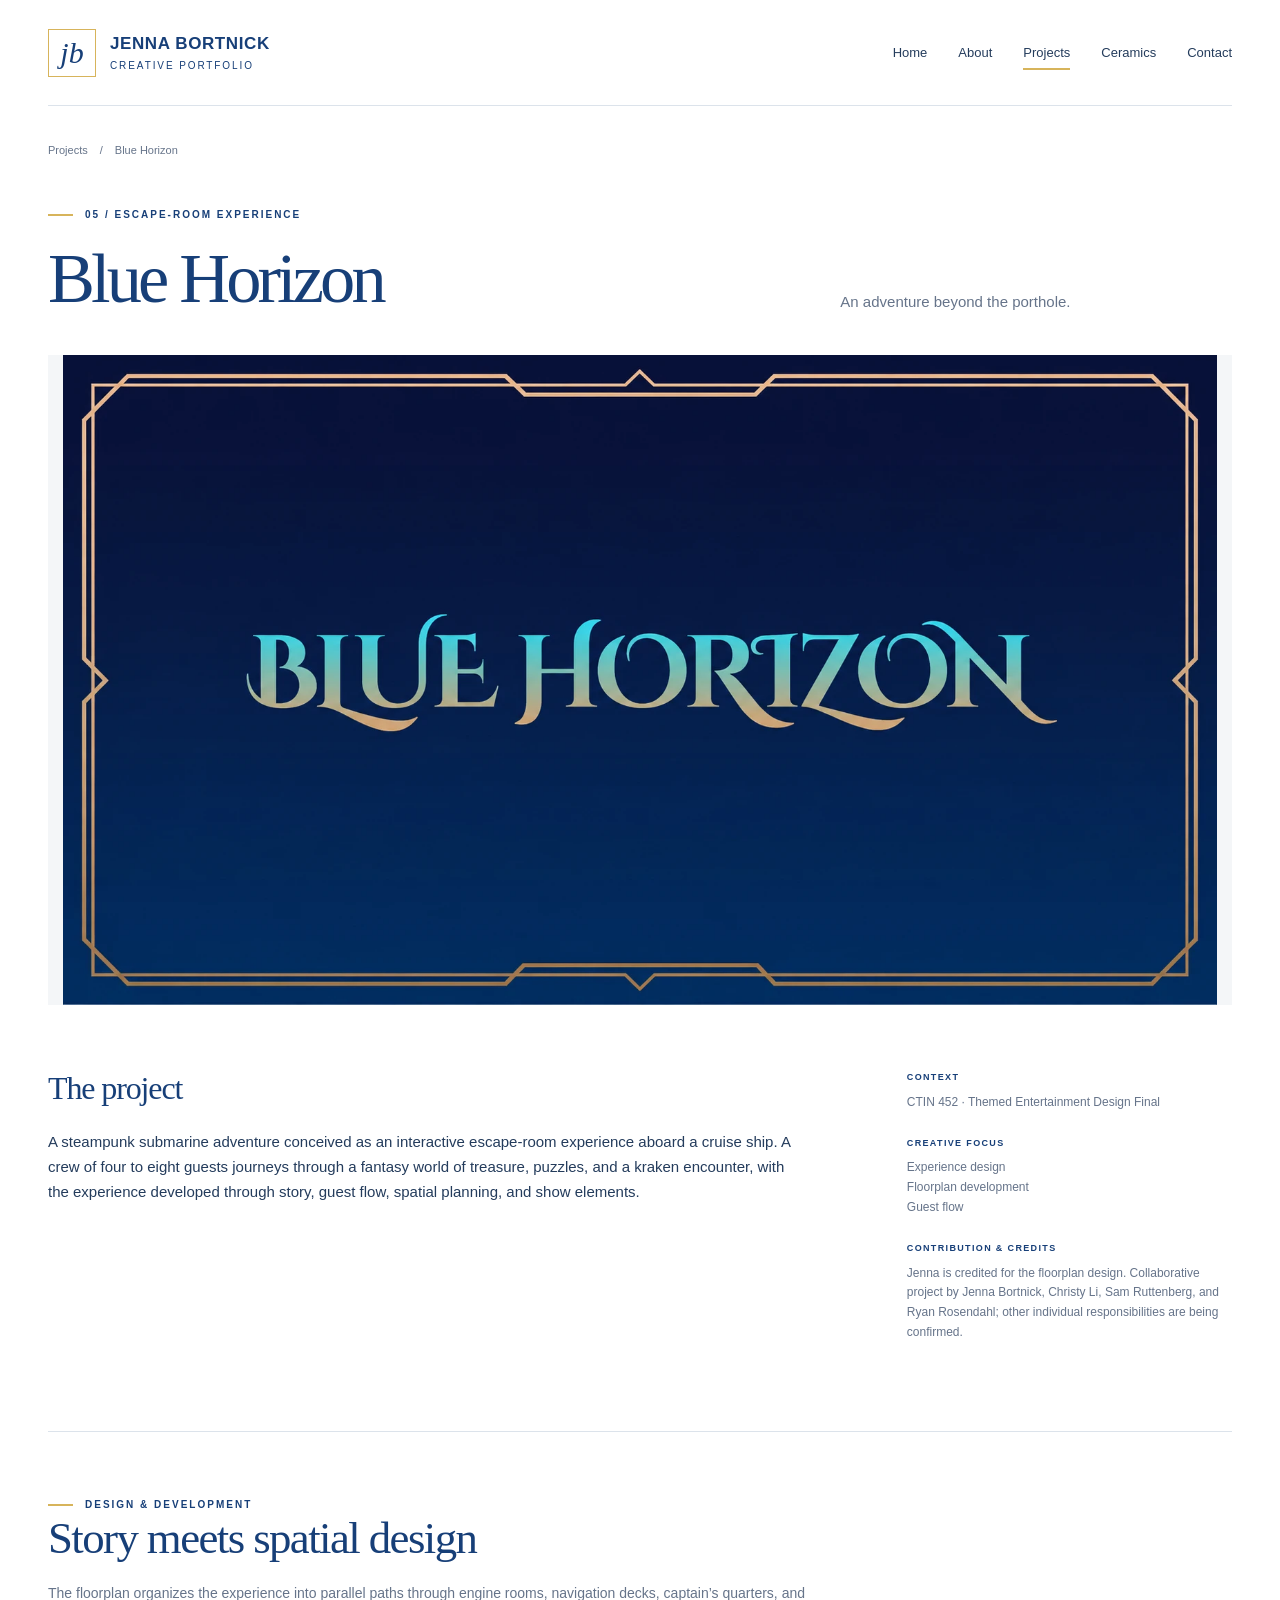
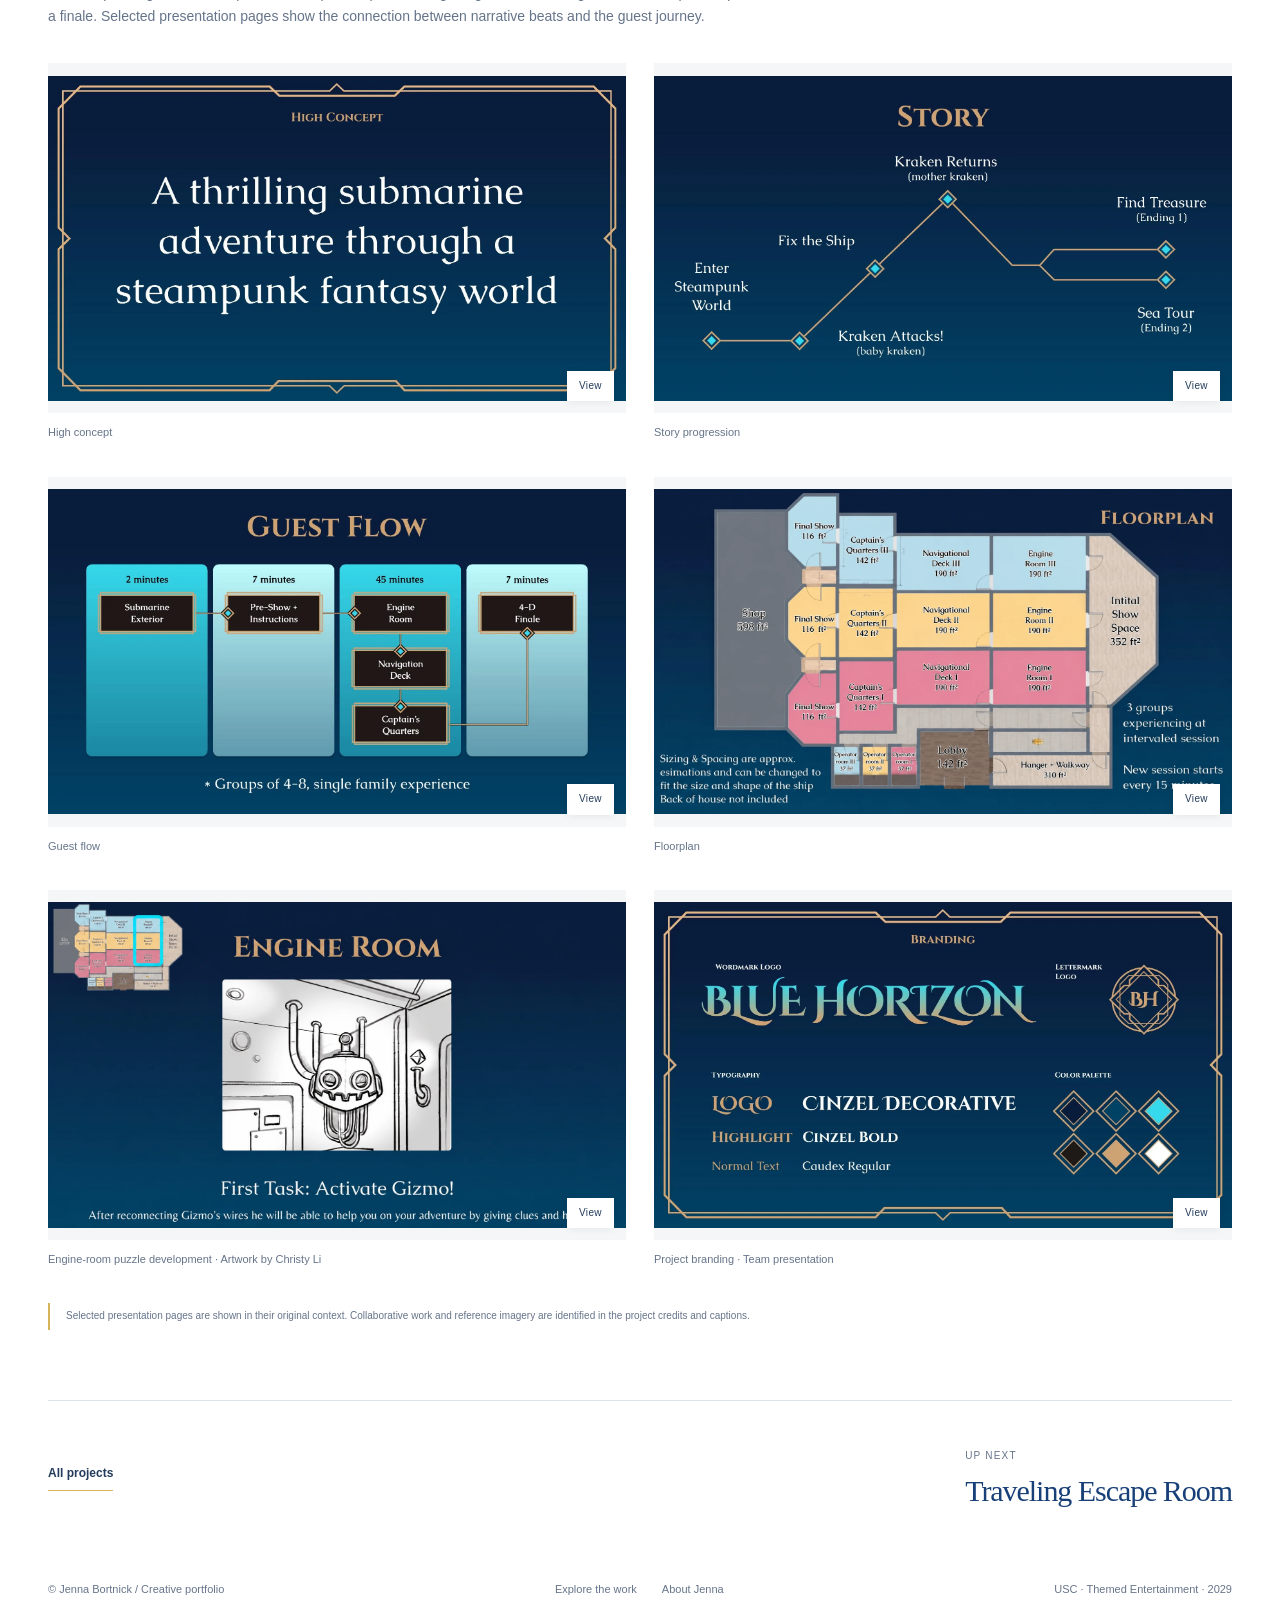
<file: projects/blue-horizon.html>
<!DOCTYPE html><html lang="en"><head><meta charset="utf-8"><meta name="viewport" content="width=device-width,initial-scale=1"><title>Blue Horizon | Jenna Bortnick</title><meta name="description" content="A steampunk submarine adventure conceived as an interactive escape-room experience aboard a cruise ship. A crew of four to eight guests journeys through a fantasy world of treasure, puzzles, and a kraken encounter, with the experience developed through story, guest flow, spatial planning, and show elements."><meta name="theme-color" content="#173f78"><meta property="og:title" content="Blue Horizon | Jenna Bortnick"><meta property="og:description" content="A steampunk submarine adventure conceived as an interactive escape-room experience aboard a cruise ship. A crew of four to eight guests journeys through a fantasy world of treasure, puzzles, and a kraken encounter, with the experience developed through story, guest flow, spatial planning, and show elements."><meta property="og:type" content="website"><link rel="icon" type="image/svg+xml" href="../favicon.svg"><link rel="stylesheet" href="../styles.css?v=7527fd34e1"><script src="../script.js" defer></script></head><body><a class="skip" href="#main">Skip to content</a><header class="site-header container"><a class="brand" href="../index.html" aria-label="Jenna Bortnick home"><span class="brand-mark" aria-hidden="true">jb</span><span><span class="brand-name">JENNA BORTNICK</span><span class="brand-small" style="display:block">Creative portfolio</span></span></a><button class="menu-toggle" aria-expanded="false" aria-controls="main-nav">Menu <span aria-hidden="true">☰</span></button><nav class="nav" id="main-nav" aria-label="Main navigation"><a href="../index.html">Home</a><a href="../about.html">About</a><a href="../projects.html" aria-current="page">Projects</a><a href="../ceramics.html">Ceramics</a><a href="../contact.html">Contact</a></nav></header><main id="main"><div class="container"><nav class="crumb" aria-label="Breadcrumb"><a href="../projects.html">Projects</a><span aria-hidden="true">/</span><span>Blue Horizon</span></nav><header class="detail-head rise"><div><div class="eyebrow">05 / Escape-room experience</div><h1>Blue Horizon</h1></div><p class="short">An adventure beyond the porthole.</p></header><div class="detail-cover "><img src="../assets/images/blue-1-clean.webp" alt="Blue Horizon title in turquoise and gold on a deep blue background" class="" loading="eager" decoding="async"></div><section class="detail-overview"><div><h2>The project</h2><p>A steampunk submarine adventure conceived as an interactive escape-room experience aboard a cruise ship. A crew of four to eight guests journeys through a fantasy world of treasure, puzzles, and a kraken encounter, with the experience developed through story, guest flow, spatial planning, and show elements.</p></div><dl class="details-list"><div><dt>Context</dt><dd>CTIN 452 · Themed Entertainment Design Final</dd></div><div><dt>Creative focus</dt><dd>Experience design<br>Floorplan development<br>Guest flow</dd></div><div><dt>Contribution & credits</dt><dd>Jenna is credited for the floorplan design. Collaborative project by Jenna Bortnick, Christy Li, Sam Ruttenberg, and Ryan Rosendahl; other individual responsibilities are being confirmed.</dd></div></dl></section><section class="process"><div class="eyebrow">Design & development</div><h2>Story meets spatial design</h2><p>The floorplan organizes the experience into parallel paths through engine rooms, navigation decks, captain’s quarters, and a finale. Selected presentation pages show the connection between narrative beats and the guest journey.</p><div class="gallery "><figure><button type="button" data-lightbox="../assets/images/blue-3.webp" data-caption="High concept" aria-label="Enlarge: High concept"><img src="../assets/images/blue-3.webp" alt="High concept" class="" loading="lazy" decoding="async"></button><figcaption>High concept</figcaption></figure><figure><button type="button" data-lightbox="../assets/images/blue-14.webp" data-caption="Story progression" aria-label="Enlarge: Story progression"><img src="../assets/images/blue-14.webp" alt="Story progression" class="" loading="lazy" decoding="async"></button><figcaption>Story progression</figcaption></figure><figure><button type="button" data-lightbox="../assets/images/blue-15.webp" data-caption="Guest flow" aria-label="Enlarge: Guest flow"><img src="../assets/images/blue-15.webp" alt="Guest flow" class="" loading="lazy" decoding="async"></button><figcaption>Guest flow</figcaption></figure><figure><button type="button" data-lightbox="../assets/images/blue-16-clean.webp" data-caption="Floorplan" aria-label="Enlarge: Floorplan"><img src="../assets/images/blue-16-clean.webp" alt="Floorplan" class="" loading="lazy" decoding="async"></button><figcaption>Floorplan</figcaption></figure><figure><button type="button" data-lightbox="../assets/images/blue-26-clean.webp" data-caption="Engine-room puzzle development · Artwork by Christy Li" aria-label="Enlarge: Engine-room puzzle development · Artwork by Christy Li"><img src="../assets/images/blue-26-clean.webp" alt="Engine-room puzzle development · Artwork by Christy Li" class="" loading="lazy" decoding="async"></button><figcaption>Engine-room puzzle development · Artwork by Christy Li</figcaption></figure><figure><button type="button" data-lightbox="../assets/images/blue-36.webp" data-caption="Project branding · Team presentation" aria-label="Enlarge: Project branding · Team presentation"><img src="../assets/images/blue-36.webp" alt="Project branding · Team presentation" class="" loading="lazy" decoding="async"></button><figcaption>Project branding · Team presentation</figcaption></figure></div></section><p class="source-note">Selected presentation pages are shown in their original context. Collaborative work and reference imagery are identified in the project credits and captions.</p><nav class="next-project" aria-label="Project navigation"><a class="text-link" href="../projects.html">All projects</a><a href="traveling-escape-room.html"><div><span>Up next</span><h2>Traveling Escape Room</h2></div></a></nav></div></main><footer class="site-footer container"><p>© Jenna Bortnick <span aria-hidden="true">/</span> Creative portfolio</p><div class="footer-links"><a href="../projects.html">Explore the work</a><a href="../about.html">About Jenna</a></div><p>USC · Themed Entertainment · 2029</p></footer><dialog class="lightbox" aria-label="Enlarged project image"><button class="lightbox-close" aria-label="Close image">×</button><img alt=""><p class="lightbox-caption"></p></dialog></body></html>
</file>
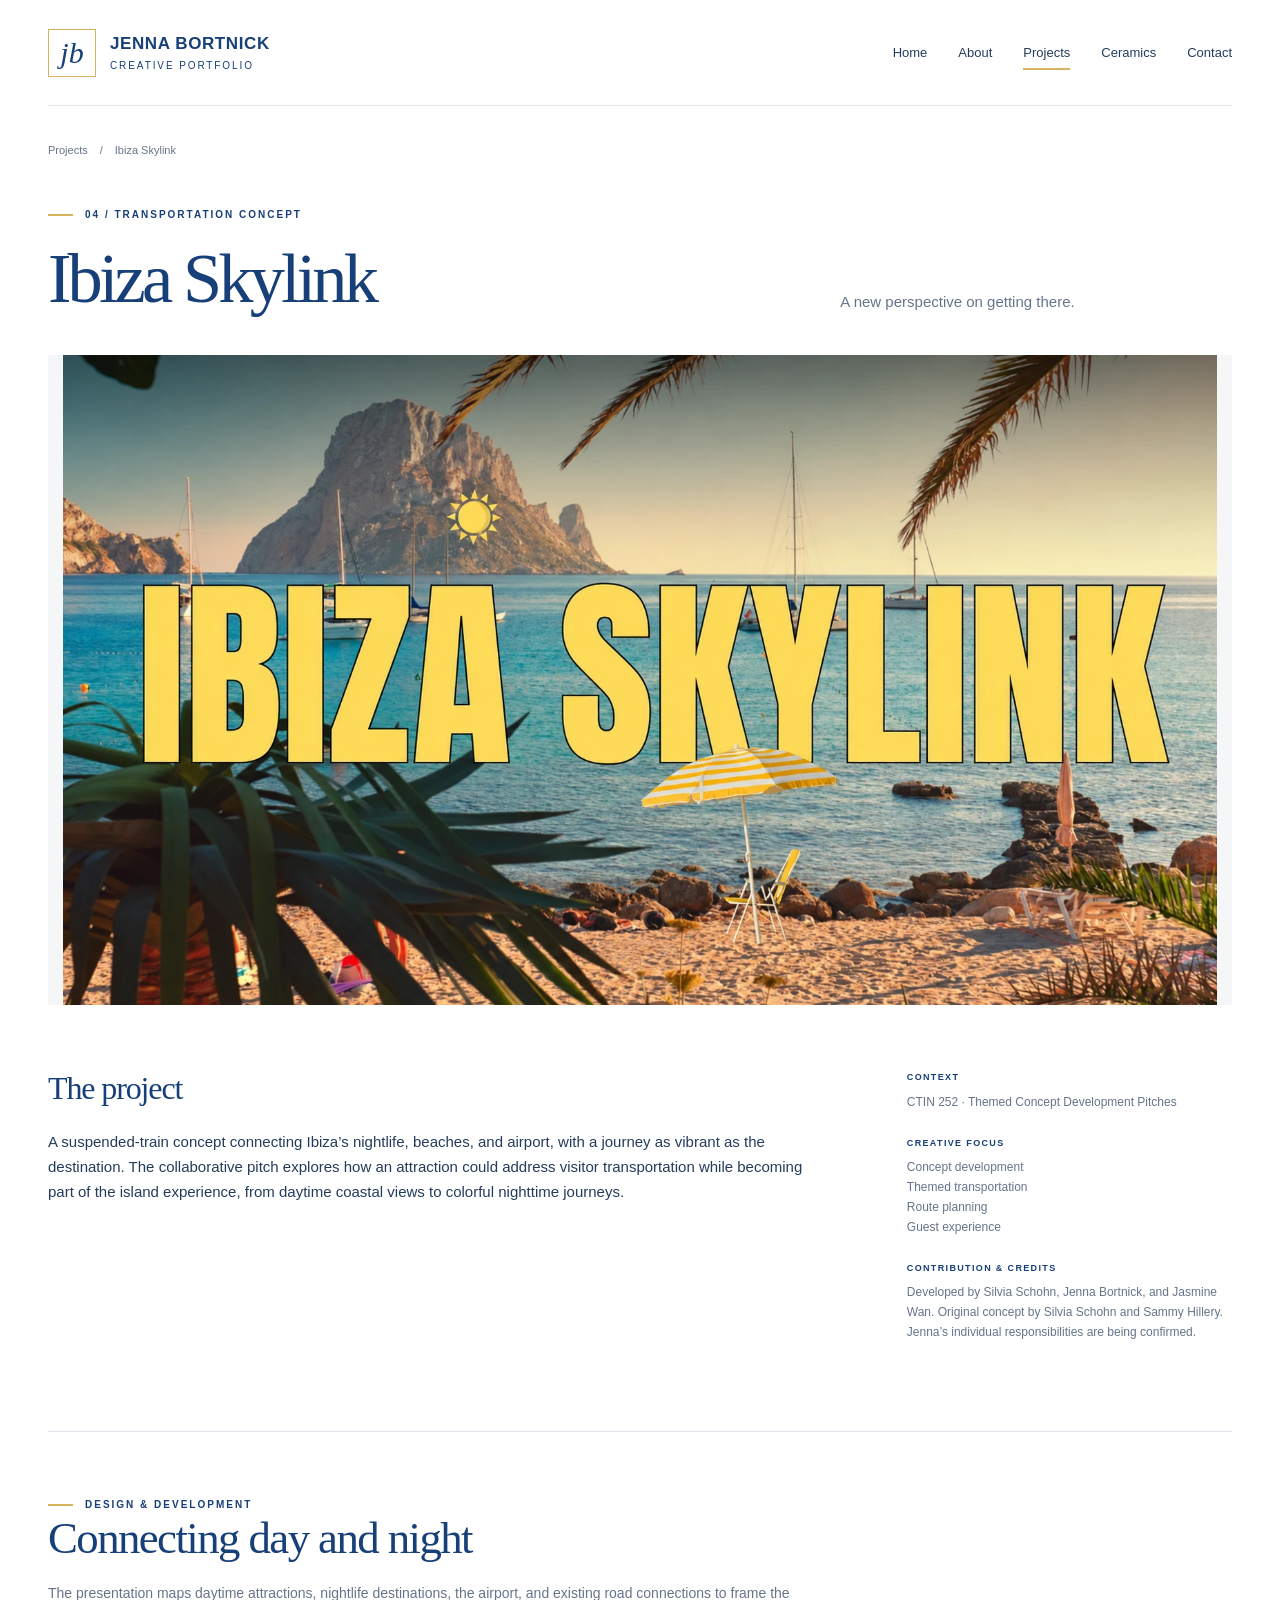
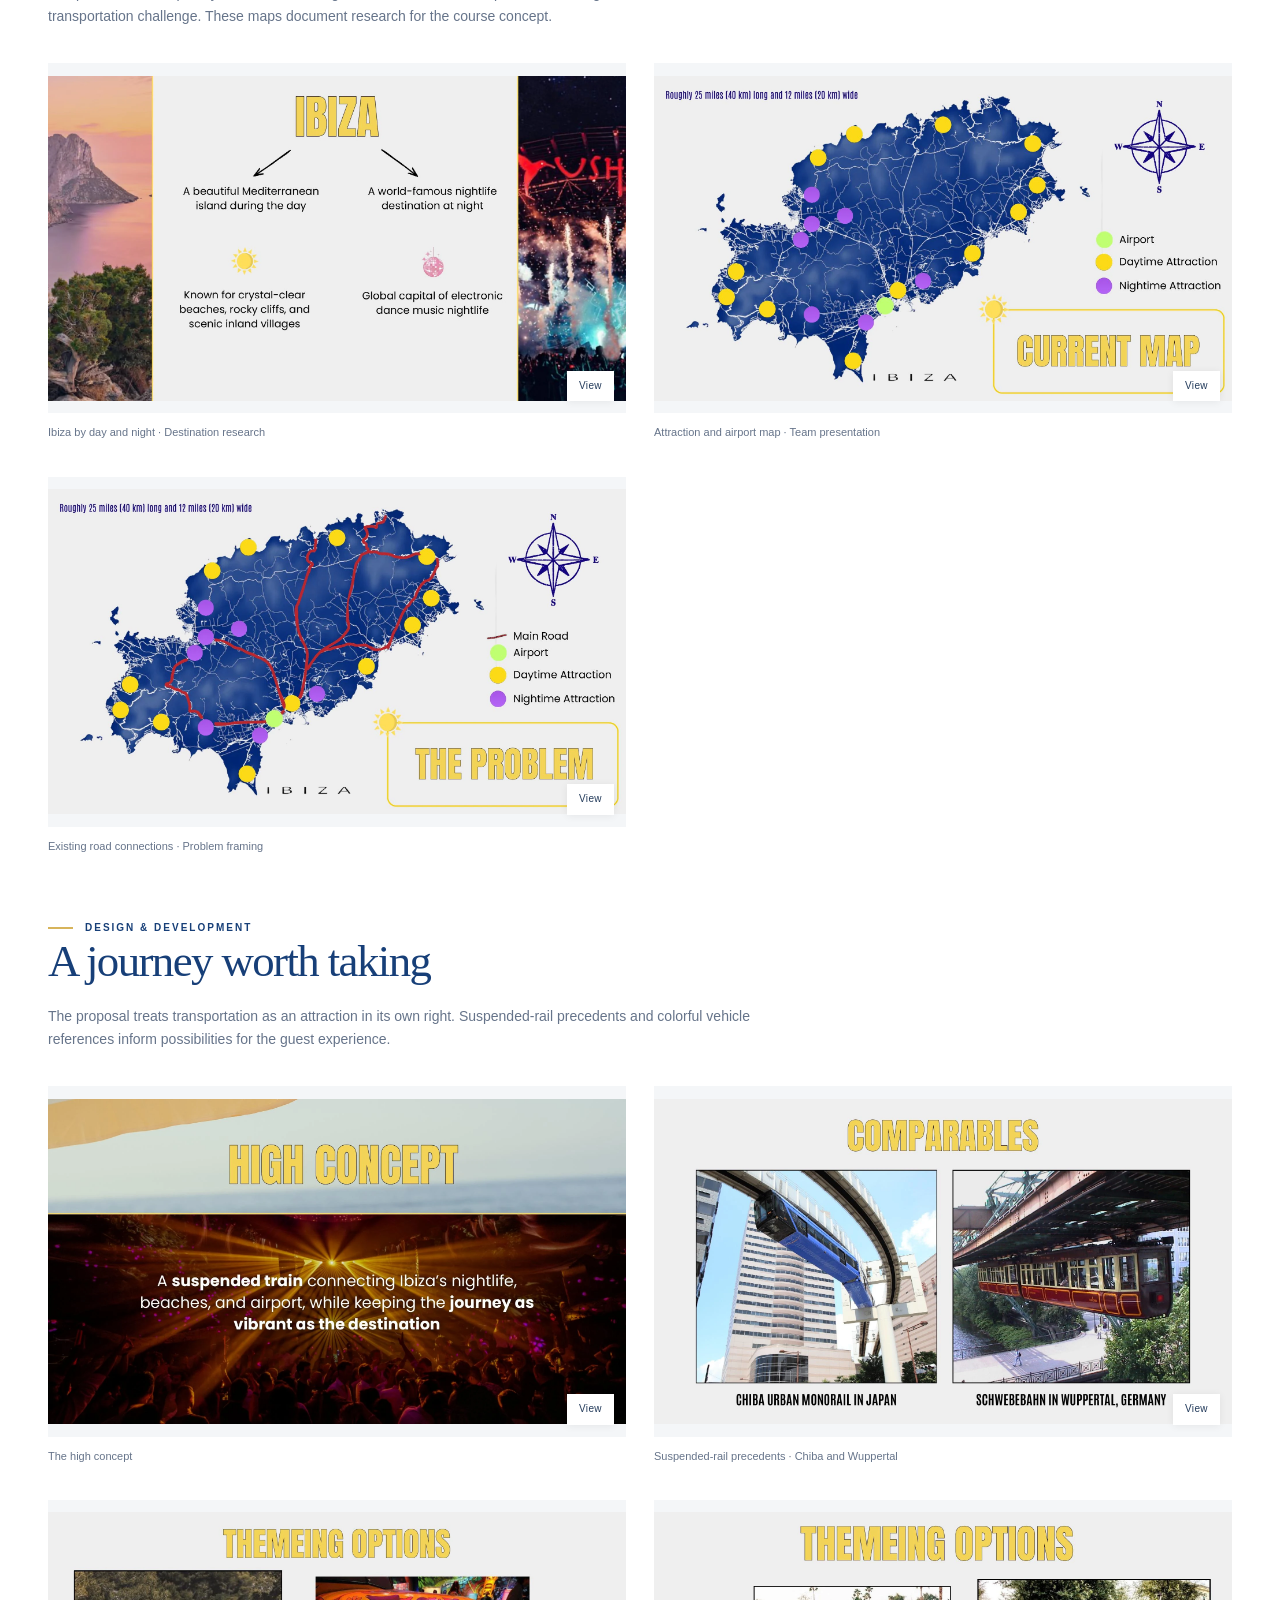
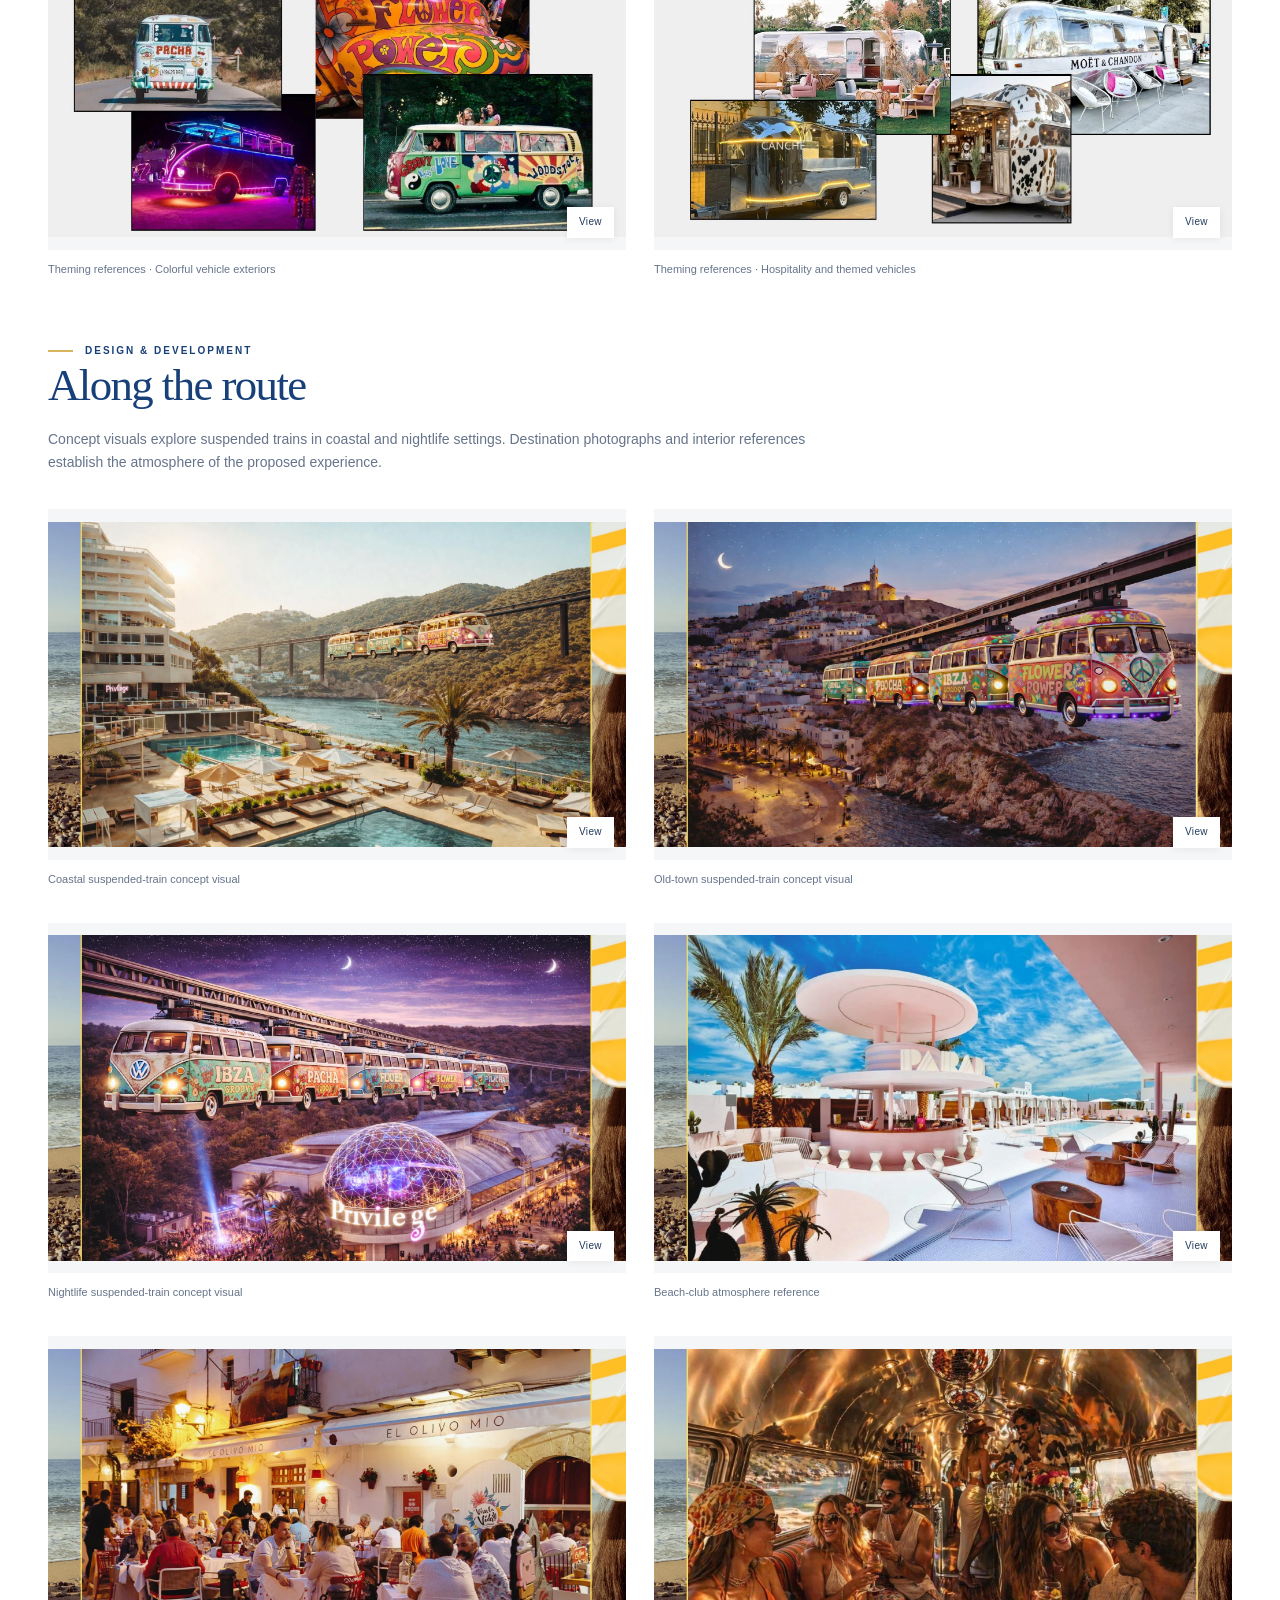
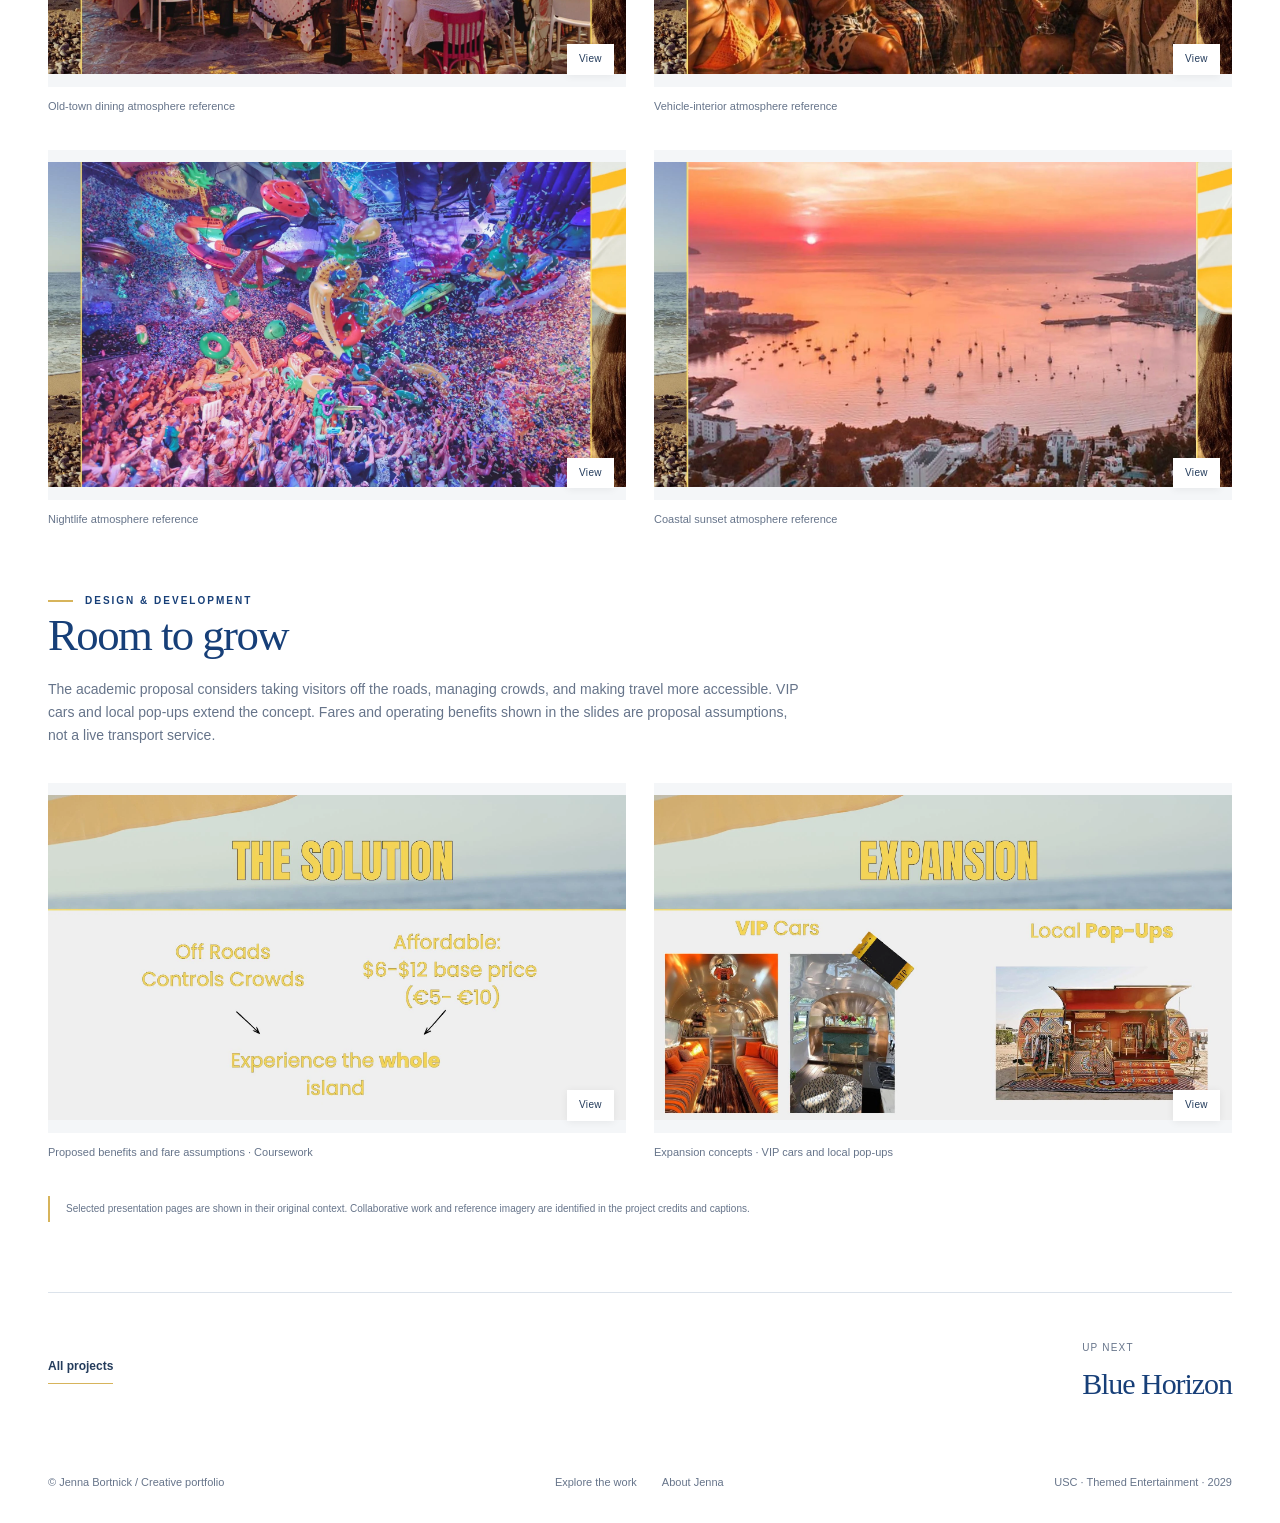
<file: projects/ibiza-skylink.html>
<!DOCTYPE html><html lang="en"><head><meta charset="utf-8"><meta name="viewport" content="width=device-width,initial-scale=1"><title>Ibiza Skylink | Jenna Bortnick</title><meta name="description" content="A suspended-train concept connecting Ibiza’s nightlife, beaches, and airport, with a journey as vibrant as the destination. The collaborative pitch explores how an attraction could address visitor transportation while becoming part of the island experience, from daytime coastal views to colorful nighttime journeys."><meta name="theme-color" content="#173f78"><meta property="og:title" content="Ibiza Skylink | Jenna Bortnick"><meta property="og:description" content="A suspended-train concept connecting Ibiza’s nightlife, beaches, and airport, with a journey as vibrant as the destination. The collaborative pitch explores how an attraction could address visitor transportation while becoming part of the island experience, from daytime coastal views to colorful nighttime journeys."><meta property="og:type" content="website"><link rel="icon" type="image/svg+xml" href="../favicon.svg"><link rel="stylesheet" href="../styles.css?v=7527fd34e1"><script src="../script.js" defer></script></head><body><a class="skip" href="#main">Skip to content</a><header class="site-header container"><a class="brand" href="../index.html" aria-label="Jenna Bortnick home"><span class="brand-mark" aria-hidden="true">jb</span><span><span class="brand-name">JENNA BORTNICK</span><span class="brand-small" style="display:block">Creative portfolio</span></span></a><button class="menu-toggle" aria-expanded="false" aria-controls="main-nav">Menu <span aria-hidden="true">☰</span></button><nav class="nav" id="main-nav" aria-label="Main navigation"><a href="../index.html">Home</a><a href="../about.html">About</a><a href="../projects.html" aria-current="page">Projects</a><a href="../ceramics.html">Ceramics</a><a href="../contact.html">Contact</a></nav></header><main id="main"><div class="container"><nav class="crumb" aria-label="Breadcrumb"><a href="../projects.html">Projects</a><span aria-hidden="true">/</span><span>Ibiza Skylink</span></nav><header class="detail-head rise"><div><div class="eyebrow">04 / Transportation concept</div><h1>Ibiza Skylink</h1></div><p class="short">A new perspective on getting there.</p></header><div class="detail-cover "><img src="../assets/images/ibiza-title.webp" alt="Ibiza Skylink title slide with yellow lettering over a coastal scene" class="" loading="eager" decoding="async"></div><section class="detail-overview"><div><h2>The project</h2><p>A suspended-train concept connecting Ibiza’s nightlife, beaches, and airport, with a journey as vibrant as the destination. The collaborative pitch explores how an attraction could address visitor transportation while becoming part of the island experience, from daytime coastal views to colorful nighttime journeys.</p></div><dl class="details-list"><div><dt>Context</dt><dd>CTIN 252 · Themed Concept Development Pitches</dd></div><div><dt>Creative focus</dt><dd>Concept development<br>Themed transportation<br>Route planning<br>Guest experience</dd></div><div><dt>Contribution & credits</dt><dd>Developed by Silvia Schohn, Jenna Bortnick, and Jasmine Wan. Original concept by Silvia Schohn and Sammy Hillery. Jenna’s individual responsibilities are being confirmed.</dd></div></dl></section><section class="process"><div class="eyebrow">Design & development</div><h2>Connecting day and night</h2><p>The presentation maps daytime attractions, nightlife destinations, the airport, and existing road connections to frame the transportation challenge. These maps document research for the course concept.</p><div class="gallery "><figure><button type="button" data-lightbox="../assets/images/ibiza-3.webp" data-caption="Ibiza by day and night · Destination research" aria-label="Enlarge: Ibiza by day and night · Destination research"><img src="../assets/images/ibiza-3.webp" alt="Ibiza by day and night · Destination research" class="" loading="lazy" decoding="async"></button><figcaption>Ibiza by day and night · Destination research</figcaption></figure><figure><button type="button" data-lightbox="../assets/images/ibiza-5.webp" data-caption="Attraction and airport map · Team presentation" aria-label="Enlarge: Attraction and airport map · Team presentation"><img src="../assets/images/ibiza-5.webp" alt="Attraction and airport map · Team presentation" class="" loading="lazy" decoding="async"></button><figcaption>Attraction and airport map · Team presentation</figcaption></figure><figure><button type="button" data-lightbox="../assets/images/ibiza-6.webp" data-caption="Existing road connections · Problem framing" aria-label="Enlarge: Existing road connections · Problem framing"><img src="../assets/images/ibiza-6.webp" alt="Existing road connections · Problem framing" class="" loading="lazy" decoding="async"></button><figcaption>Existing road connections · Problem framing</figcaption></figure></div></section><section class="process"><div class="eyebrow">Design & development</div><h2>A journey worth taking</h2><p>The proposal treats transportation as an attraction in its own right. Suspended-rail precedents and colorful vehicle references inform possibilities for the guest experience.</p><div class="gallery "><figure><button type="button" data-lightbox="../assets/images/ibiza-9.webp" data-caption="The high concept" aria-label="Enlarge: The high concept"><img src="../assets/images/ibiza-9.webp" alt="The high concept" class="" loading="lazy" decoding="async"></button><figcaption>The high concept</figcaption></figure><figure><button type="button" data-lightbox="../assets/images/ibiza-10.webp" data-caption="Suspended-rail precedents · Chiba and Wuppertal" aria-label="Enlarge: Suspended-rail precedents · Chiba and Wuppertal"><img src="../assets/images/ibiza-10.webp" alt="Suspended-rail precedents · Chiba and Wuppertal" class="" loading="lazy" decoding="async"></button><figcaption>Suspended-rail precedents · Chiba and Wuppertal</figcaption></figure><figure><button type="button" data-lightbox="../assets/images/ibiza-11.webp" data-caption="Theming references · Colorful vehicle exteriors" aria-label="Enlarge: Theming references · Colorful vehicle exteriors"><img src="../assets/images/ibiza-11.webp" alt="Theming references · Colorful vehicle exteriors" class="" loading="lazy" decoding="async"></button><figcaption>Theming references · Colorful vehicle exteriors</figcaption></figure><figure><button type="button" data-lightbox="../assets/images/ibiza-12.webp" data-caption="Theming references · Hospitality and themed vehicles" aria-label="Enlarge: Theming references · Hospitality and themed vehicles"><img src="../assets/images/ibiza-12.webp" alt="Theming references · Hospitality and themed vehicles" class="" loading="lazy" decoding="async"></button><figcaption>Theming references · Hospitality and themed vehicles</figcaption></figure></div></section><section class="process"><div class="eyebrow">Design & development</div><h2>Along the route</h2><p>Concept visuals explore suspended trains in coastal and nightlife settings. Destination photographs and interior references establish the atmosphere of the proposed experience.</p><div class="gallery "><figure><button type="button" data-lightbox="../assets/images/ibiza-14.webp" data-caption="Coastal suspended-train concept visual" aria-label="Enlarge: Coastal suspended-train concept visual"><img src="../assets/images/ibiza-14.webp" alt="Coastal suspended-train concept visual" class="" loading="lazy" decoding="async"></button><figcaption>Coastal suspended-train concept visual</figcaption></figure><figure><button type="button" data-lightbox="../assets/images/ibiza-16.webp" data-caption="Old-town suspended-train concept visual" aria-label="Enlarge: Old-town suspended-train concept visual"><img src="../assets/images/ibiza-16.webp" alt="Old-town suspended-train concept visual" class="" loading="lazy" decoding="async"></button><figcaption>Old-town suspended-train concept visual</figcaption></figure><figure><button type="button" data-lightbox="../assets/images/ibiza-19.webp" data-caption="Nightlife suspended-train concept visual" aria-label="Enlarge: Nightlife suspended-train concept visual"><img src="../assets/images/ibiza-19.webp" alt="Nightlife suspended-train concept visual" class="" loading="lazy" decoding="async"></button><figcaption>Nightlife suspended-train concept visual</figcaption></figure><figure><button type="button" data-lightbox="../assets/images/ibiza-13.webp" data-caption="Beach-club atmosphere reference" aria-label="Enlarge: Beach-club atmosphere reference"><img src="../assets/images/ibiza-13.webp" alt="Beach-club atmosphere reference" class="" loading="lazy" decoding="async"></button><figcaption>Beach-club atmosphere reference</figcaption></figure><figure><button type="button" data-lightbox="../assets/images/ibiza-15.webp" data-caption="Old-town dining atmosphere reference" aria-label="Enlarge: Old-town dining atmosphere reference"><img src="../assets/images/ibiza-15.webp" alt="Old-town dining atmosphere reference" class="" loading="lazy" decoding="async"></button><figcaption>Old-town dining atmosphere reference</figcaption></figure><figure><button type="button" data-lightbox="../assets/images/ibiza-17.webp" data-caption="Vehicle-interior atmosphere reference" aria-label="Enlarge: Vehicle-interior atmosphere reference"><img src="../assets/images/ibiza-17.webp" alt="Vehicle-interior atmosphere reference" class="" loading="lazy" decoding="async"></button><figcaption>Vehicle-interior atmosphere reference</figcaption></figure><figure><button type="button" data-lightbox="../assets/images/ibiza-18.webp" data-caption="Nightlife atmosphere reference" aria-label="Enlarge: Nightlife atmosphere reference"><img src="../assets/images/ibiza-18.webp" alt="Nightlife atmosphere reference" class="" loading="lazy" decoding="async"></button><figcaption>Nightlife atmosphere reference</figcaption></figure><figure><button type="button" data-lightbox="../assets/images/ibiza-20.webp" data-caption="Coastal sunset atmosphere reference" aria-label="Enlarge: Coastal sunset atmosphere reference"><img src="../assets/images/ibiza-20.webp" alt="Coastal sunset atmosphere reference" class="" loading="lazy" decoding="async"></button><figcaption>Coastal sunset atmosphere reference</figcaption></figure></div></section><section class="process"><div class="eyebrow">Design & development</div><h2>Room to grow</h2><p>The academic proposal considers taking visitors off the roads, managing crowds, and making travel more accessible. VIP cars and local pop-ups extend the concept. Fares and operating benefits shown in the slides are proposal assumptions, not a live transport service.</p><div class="gallery "><figure><button type="button" data-lightbox="../assets/images/ibiza-21.webp" data-caption="Proposed benefits and fare assumptions · Coursework" aria-label="Enlarge: Proposed benefits and fare assumptions · Coursework"><img src="../assets/images/ibiza-21.webp" alt="Proposed benefits and fare assumptions · Coursework" class="" loading="lazy" decoding="async"></button><figcaption>Proposed benefits and fare assumptions · Coursework</figcaption></figure><figure><button type="button" data-lightbox="../assets/images/ibiza-22.webp" data-caption="Expansion concepts · VIP cars and local pop-ups" aria-label="Enlarge: Expansion concepts · VIP cars and local pop-ups"><img src="../assets/images/ibiza-22.webp" alt="Expansion concepts · VIP cars and local pop-ups" class="" loading="lazy" decoding="async"></button><figcaption>Expansion concepts · VIP cars and local pop-ups</figcaption></figure></div></section><p class="source-note">Selected presentation pages are shown in their original context. Collaborative work and reference imagery are identified in the project credits and captions.</p><nav class="next-project" aria-label="Project navigation"><a class="text-link" href="../projects.html">All projects</a><a href="blue-horizon.html"><div><span>Up next</span><h2>Blue Horizon</h2></div></a></nav></div></main><footer class="site-footer container"><p>© Jenna Bortnick <span aria-hidden="true">/</span> Creative portfolio</p><div class="footer-links"><a href="../projects.html">Explore the work</a><a href="../about.html">About Jenna</a></div><p>USC · Themed Entertainment · 2029</p></footer><dialog class="lightbox" aria-label="Enlarged project image"><button class="lightbox-close" aria-label="Close image">×</button><img alt=""><p class="lightbox-caption"></p></dialog></body></html>
</file>
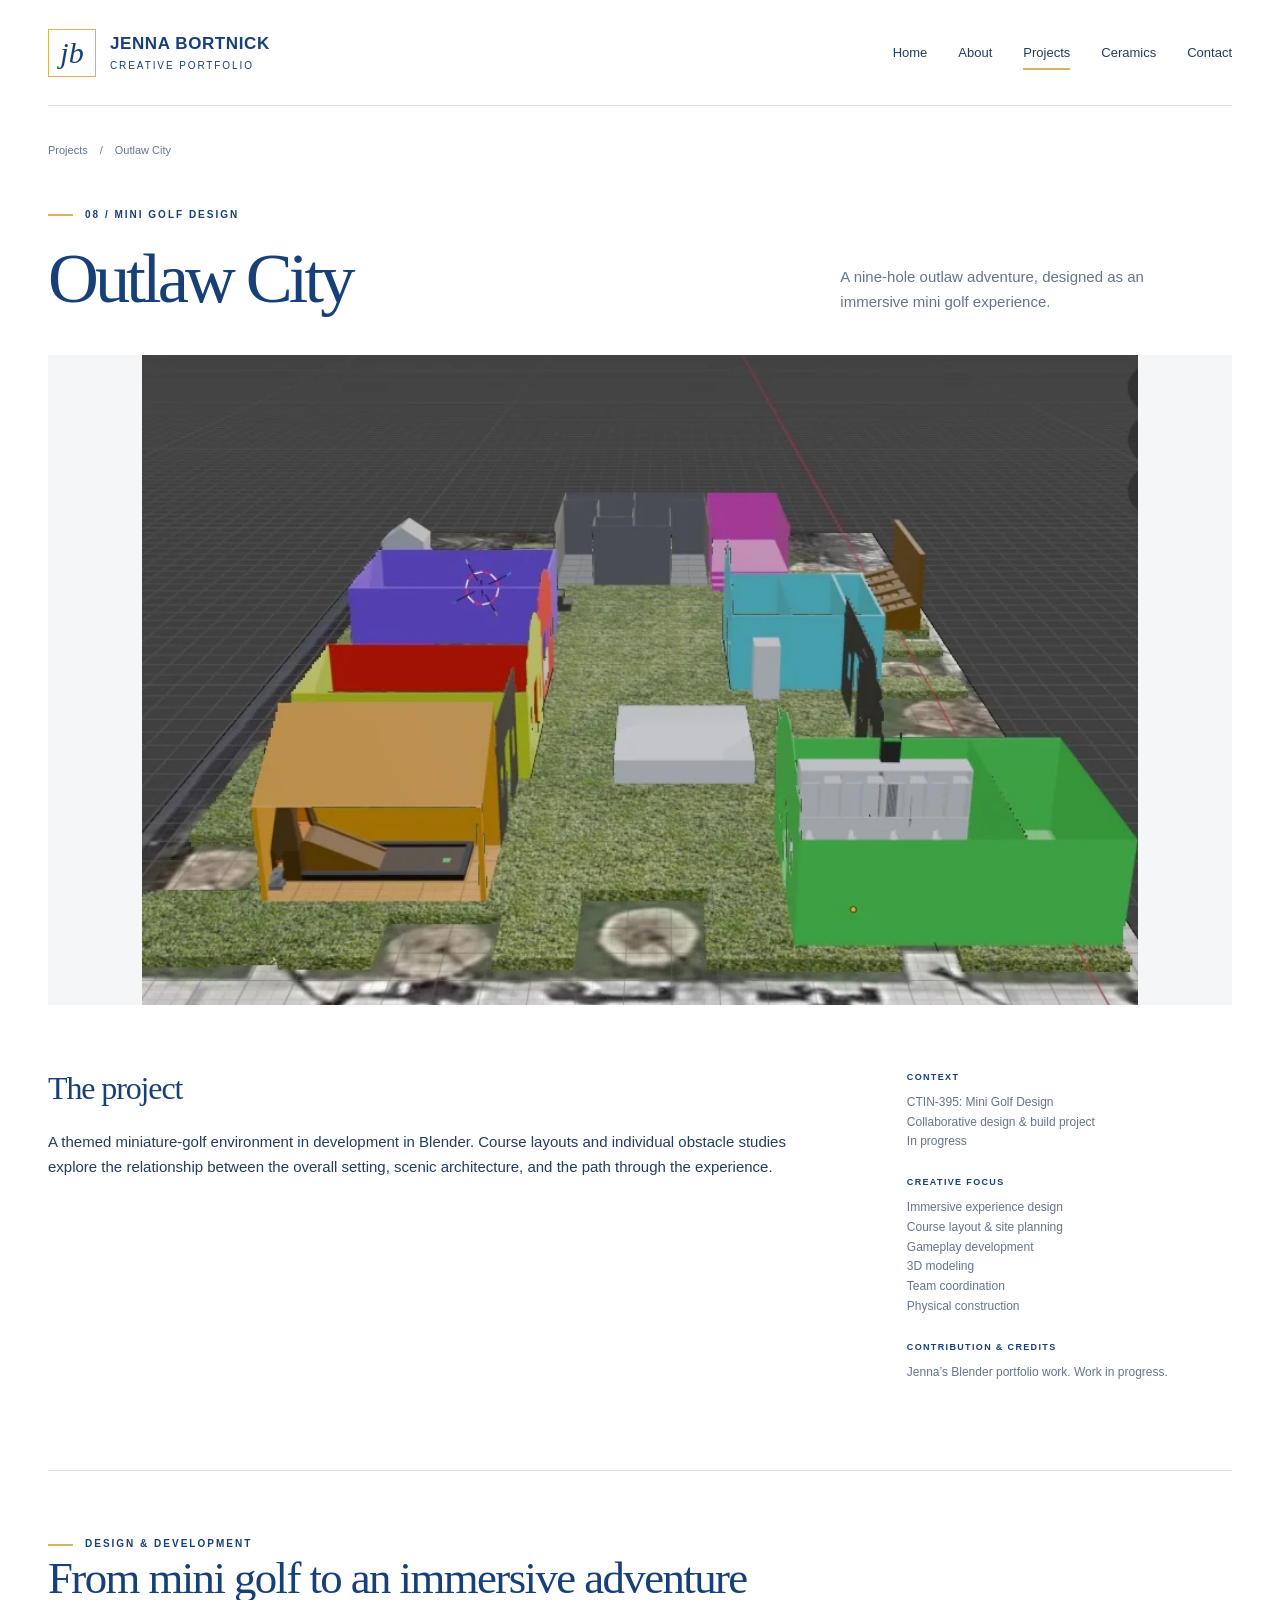
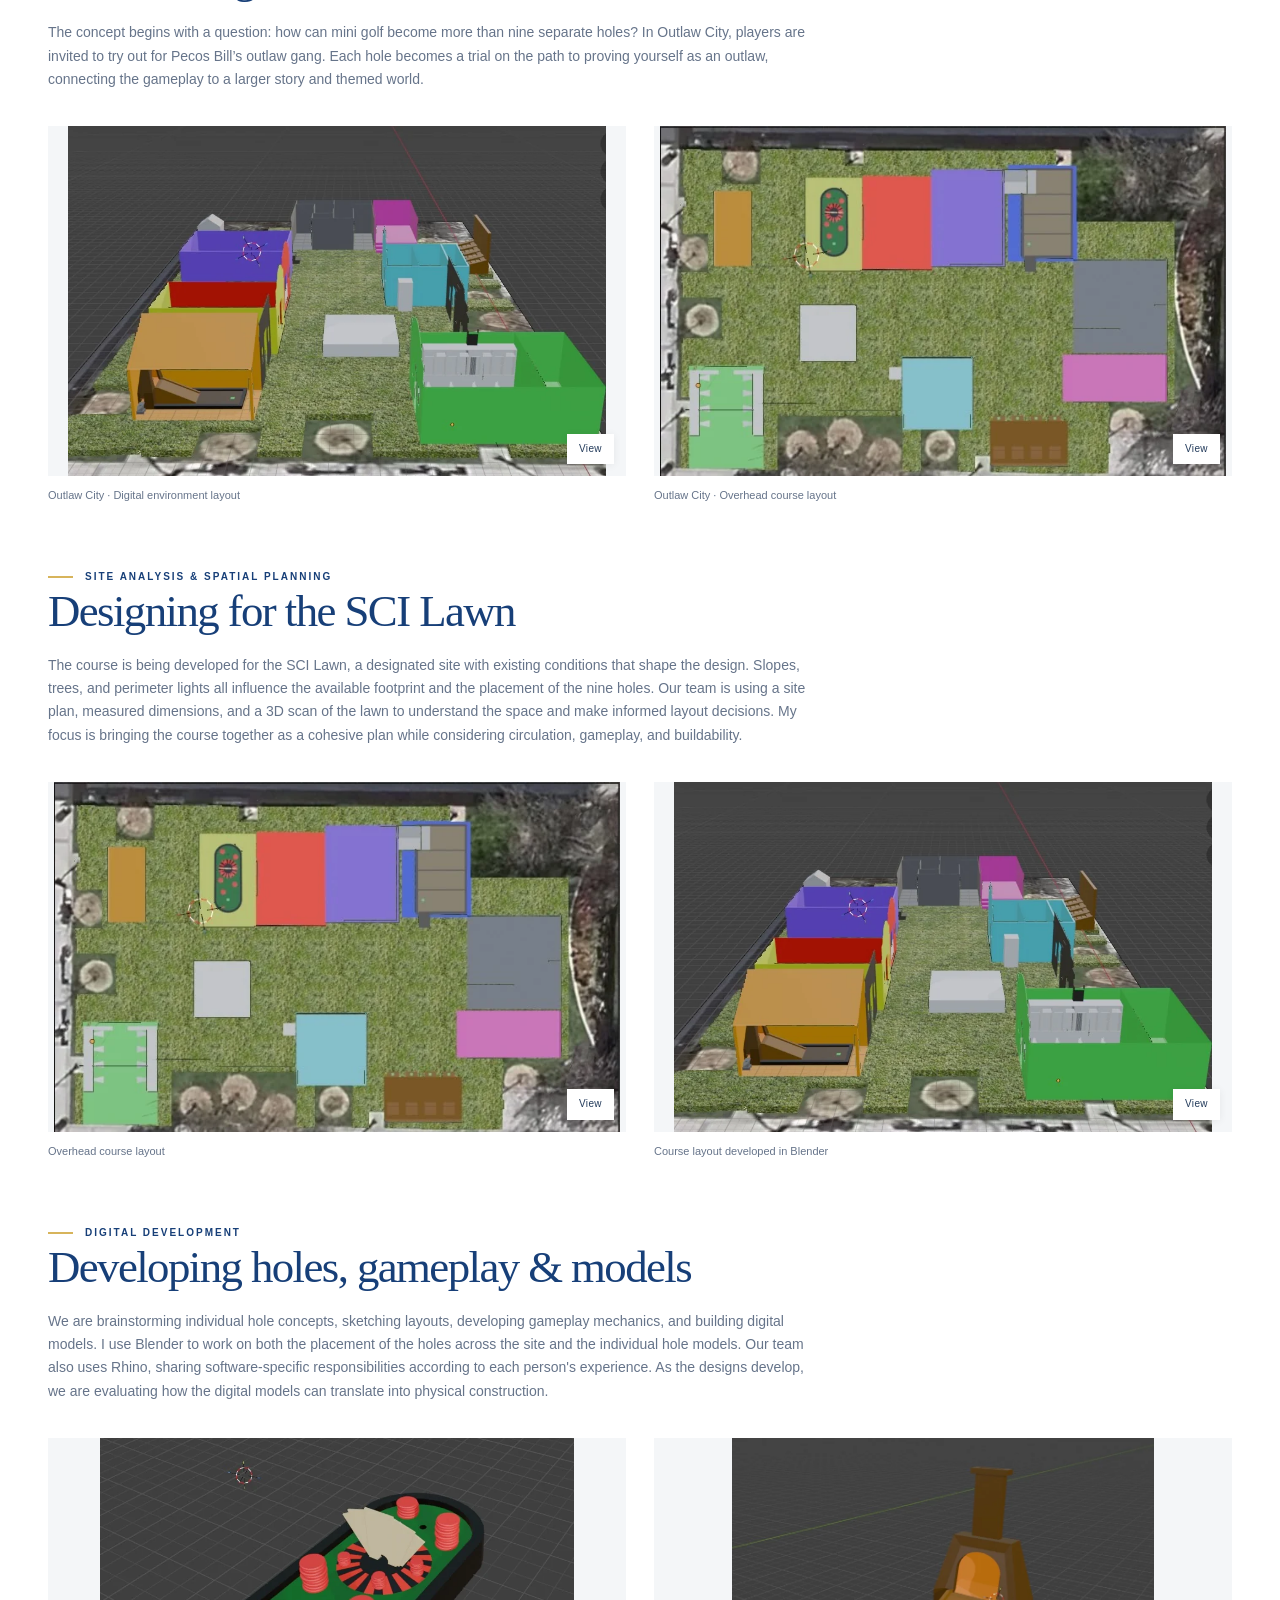
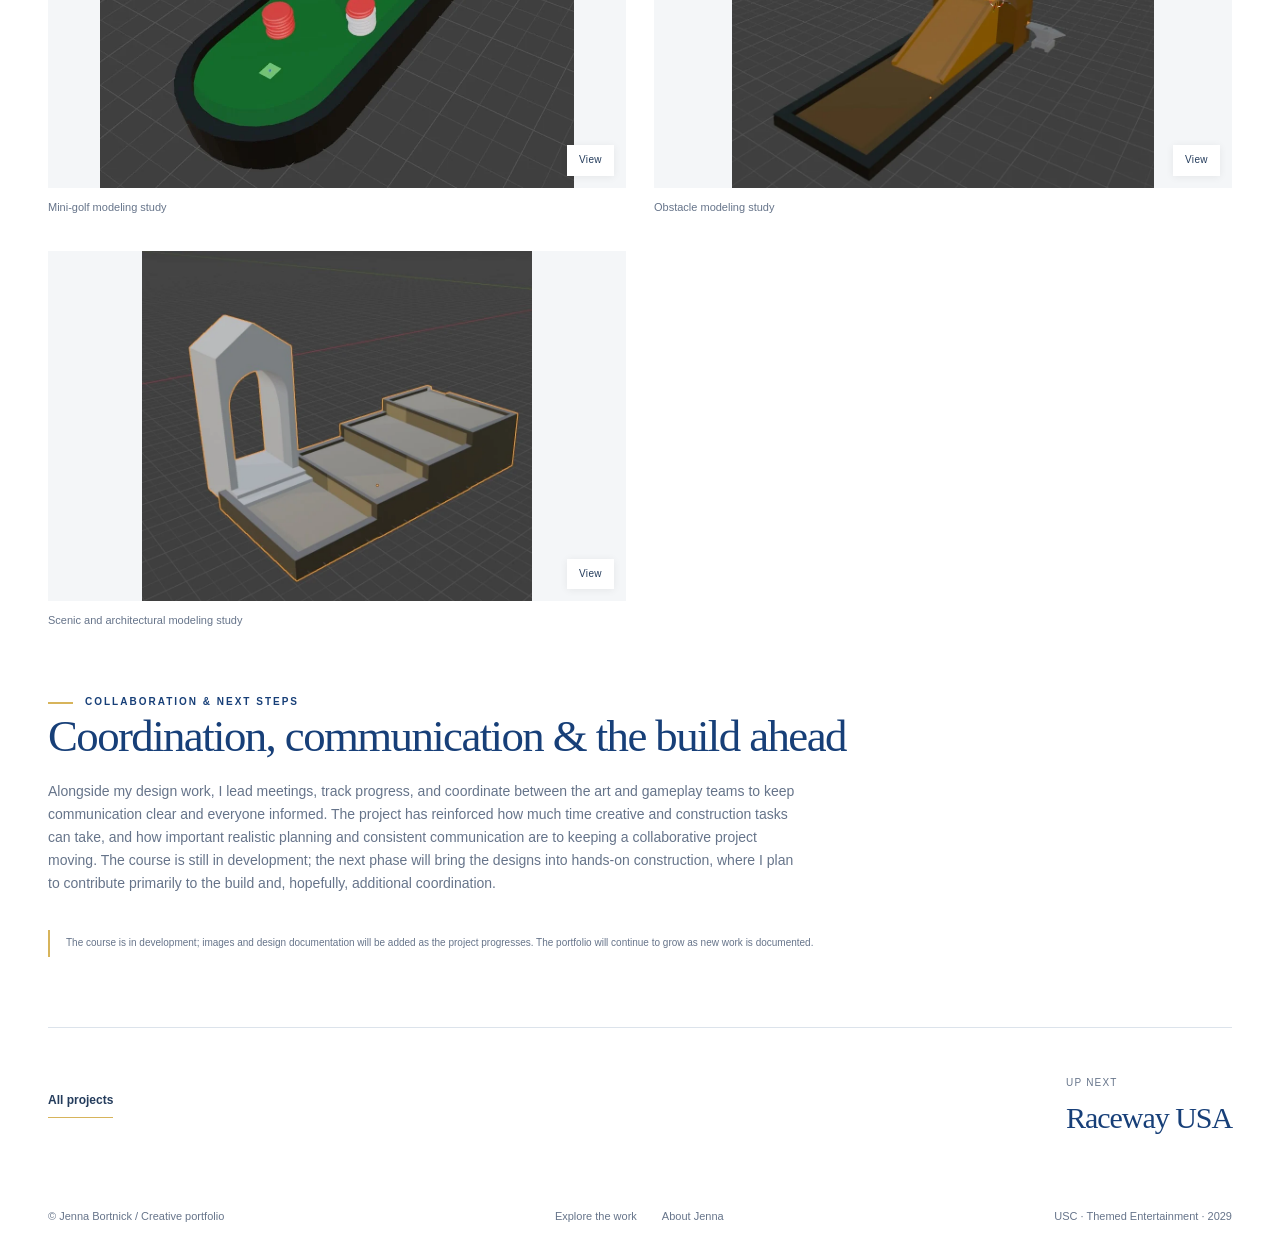
<file: projects/outlaw-city.html>
<!DOCTYPE html><html lang="en"><head><meta charset="utf-8"><meta name="viewport" content="width=device-width,initial-scale=1"><title>Outlaw City | Jenna Bortnick</title><meta name="description" content="Outlaw City reimagines traditional mini golf as an immersive, story-driven adventure. Players are invited to try out for Pecos Bill’s outlaw gang, proving themselves through a series of nine trials. Developed collaboratively by our cohort, the project brings together storytelling, gameplay, spatial design, digital modeling, and plans for hands-on construction."><meta name="theme-color" content="#173f78"><meta property="og:title" content="Outlaw City | Jenna Bortnick"><meta property="og:description" content="A themed miniature-golf environment in development in Blender. Course layouts and individual obstacle studies explore the relationship between the overall setting, scenic architecture, and the path through the experience."><meta property="og:type" content="website"><link rel="icon" type="image/svg+xml" href="../favicon.svg"><link rel="stylesheet" href="../styles.css?v=7527fd34e1"><script src="../script.js" defer></script></head><body><a class="skip" href="#main">Skip to content</a><header class="site-header container"><a class="brand" href="../index.html" aria-label="Jenna Bortnick home"><span class="brand-mark" aria-hidden="true">jb</span><span><span class="brand-name">JENNA BORTNICK</span><span class="brand-small" style="display:block">Creative portfolio</span></span></a><button class="menu-toggle" aria-expanded="false" aria-controls="main-nav">Menu <span aria-hidden="true">☰</span></button><nav class="nav" id="main-nav" aria-label="Main navigation"><a href="../index.html">Home</a><a href="../about.html">About</a><a href="../projects.html" aria-current="page">Projects</a><a href="../ceramics.html">Ceramics</a><a href="../contact.html">Contact</a></nav></header><main id="main"><div class="container"><nav class="crumb" aria-label="Breadcrumb"><a href="../projects.html">Projects</a><span aria-hidden="true">/</span><span>Outlaw City</span></nav><header class="detail-head rise"><div><div class="eyebrow">08 / Mini golf design</div><h1>Outlaw City</h1></div><p class="short">A nine-hole outlaw adventure, designed as an immersive mini golf experience.</p></header><div class="detail-cover "><img src="../assets/images/mini-golf-layout.webp" alt="Outlaw City digital environment layout in Blender" class="" loading="eager" decoding="async"></div><section class="detail-overview"><div><h2>The project</h2><p>A themed miniature-golf environment in development in Blender. Course layouts and individual obstacle studies explore the relationship between the overall setting, scenic architecture, and the path through the experience.</p></div><dl class="details-list"><div><dt>Context</dt><dd>CTIN-395: Mini Golf Design<br>Collaborative design &amp; build project<br>In progress</dd></div><div><dt>Creative focus</dt><dd>Immersive experience design<br>Course layout &amp; site planning<br>Gameplay development<br>3D modeling<br>Team coordination<br>Physical construction</dd></div><div><dt>Contribution & credits</dt><dd>Jenna’s Blender portfolio work. Work in progress.</dd></div></dl></section><section class="process"><div class="eyebrow">Design &amp; development</div><h2>From mini golf to an immersive adventure</h2><p>The concept begins with a question: how can mini golf become more than nine separate holes? In Outlaw City, players are invited to try out for Pecos Bill’s outlaw gang. Each hole becomes a trial on the path to proving yourself as an outlaw, connecting the gameplay to a larger story and themed world.</p><div class="gallery "><figure><button type="button" data-lightbox="../assets/images/mini-golf-layout.webp" data-caption="Outlaw City · Digital environment layout" aria-label="Enlarge: Outlaw City · Digital environment layout"><img src="../assets/images/mini-golf-layout.webp" alt="Outlaw City · Digital environment layout" loading="lazy" decoding="async"></button><figcaption>Outlaw City · Digital environment layout</figcaption></figure><figure><button type="button" data-lightbox="../assets/images/mini-golf-plan.webp" data-caption="Outlaw City · Overhead course layout" aria-label="Enlarge: Outlaw City · Overhead course layout"><img src="../assets/images/mini-golf-plan.webp" alt="Outlaw City · Overhead course layout" loading="lazy" decoding="async"></button><figcaption>Outlaw City · Overhead course layout</figcaption></figure></div></section>
<section class="process"><div class="eyebrow">Site analysis &amp; spatial planning</div><h2>Designing for the SCI Lawn</h2><p>The course is being developed for the SCI Lawn, a designated site with existing conditions that shape the design. Slopes, trees, and perimeter lights all influence the available footprint and the placement of the nine holes. Our team is using a site plan, measured dimensions, and a 3D scan of the lawn to understand the space and make informed layout decisions. My focus is bringing the course together as a cohesive plan while considering circulation, gameplay, and buildability.</p><div class="gallery "><figure><button type="button" data-lightbox="../assets/images/mini-golf-plan.webp" data-caption="Overhead course layout" aria-label="Enlarge: Overhead course layout"><img src="../assets/images/mini-golf-plan.webp" alt="Overhead course layout" loading="lazy" decoding="async"></button><figcaption>Overhead course layout</figcaption></figure><figure><button type="button" data-lightbox="../assets/images/mini-golf-layout.webp" data-caption="Course layout developed in Blender" aria-label="Enlarge: Course layout developed in Blender"><img src="../assets/images/mini-golf-layout.webp" alt="Course layout developed in Blender" loading="lazy" decoding="async"></button><figcaption>Course layout developed in Blender</figcaption></figure></div></section>
<section class="process"><div class="eyebrow">Digital development</div><h2>Developing holes, gameplay &amp; models</h2><p>We are brainstorming individual hole concepts, sketching layouts, developing gameplay mechanics, and building digital models. I use Blender to work on both the placement of the holes across the site and the individual hole models. Our team also uses Rhino, sharing software-specific responsibilities according to each person's experience. As the designs develop, we are evaluating how the digital models can translate into physical construction.</p><div class="gallery "><figure><button type="button" data-lightbox="../assets/images/golf-study-one.webp" data-caption="Mini-golf modeling study" aria-label="Enlarge: Mini-golf modeling study"><img src="../assets/images/golf-study-one.webp" alt="Mini-golf modeling study" loading="lazy" decoding="async"></button><figcaption>Mini-golf modeling study</figcaption></figure><figure><button type="button" data-lightbox="../assets/images/golf-study-two.webp" data-caption="Obstacle modeling study" aria-label="Enlarge: Obstacle modeling study"><img src="../assets/images/golf-study-two.webp" alt="Obstacle modeling study" loading="lazy" decoding="async"></button><figcaption>Obstacle modeling study</figcaption></figure><figure><button type="button" data-lightbox="../assets/images/environment-study.webp" data-caption="Scenic and architectural modeling study" aria-label="Enlarge: Scenic and architectural modeling study"><img src="../assets/images/environment-study.webp" alt="Scenic and architectural modeling study" loading="lazy" decoding="async"></button><figcaption>Scenic and architectural modeling study</figcaption></figure></div></section>
<section class="process"><div class="eyebrow">Collaboration &amp; next steps</div><h2>Coordination, communication &amp; the build ahead</h2><p>Alongside my design work, I lead meetings, track progress, and coordinate between the art and gameplay teams to keep communication clear and everyone informed. The project has reinforced how much time creative and construction tasks can take, and how important realistic planning and consistent communication are to keeping a collaborative project moving. The course is still in development; the next phase will bring the designs into hands-on construction, where I plan to contribute primarily to the build and, hopefully, additional coordination.</p></section><p class="source-note">The course is in development; images and design documentation will be added as the project progresses. The portfolio will continue to grow as new work is documented.</p><nav class="next-project" aria-label="Project navigation"><a class="text-link" href="../projects.html">All projects</a><a href="raceway-usa.html"><div><span>Up next</span><h2>Raceway USA</h2></div></a></nav></div></main><footer class="site-footer container"><p>© Jenna Bortnick <span aria-hidden="true">/</span> Creative portfolio</p><div class="footer-links"><a href="../projects.html">Explore the work</a><a href="../about.html">About Jenna</a></div><p>USC · Themed Entertainment · 2029</p></footer><dialog class="lightbox" aria-label="Enlarged project image"><button class="lightbox-close" aria-label="Close image">×</button><img alt=""><p class="lightbox-caption"></p></dialog></body></html>
</file>
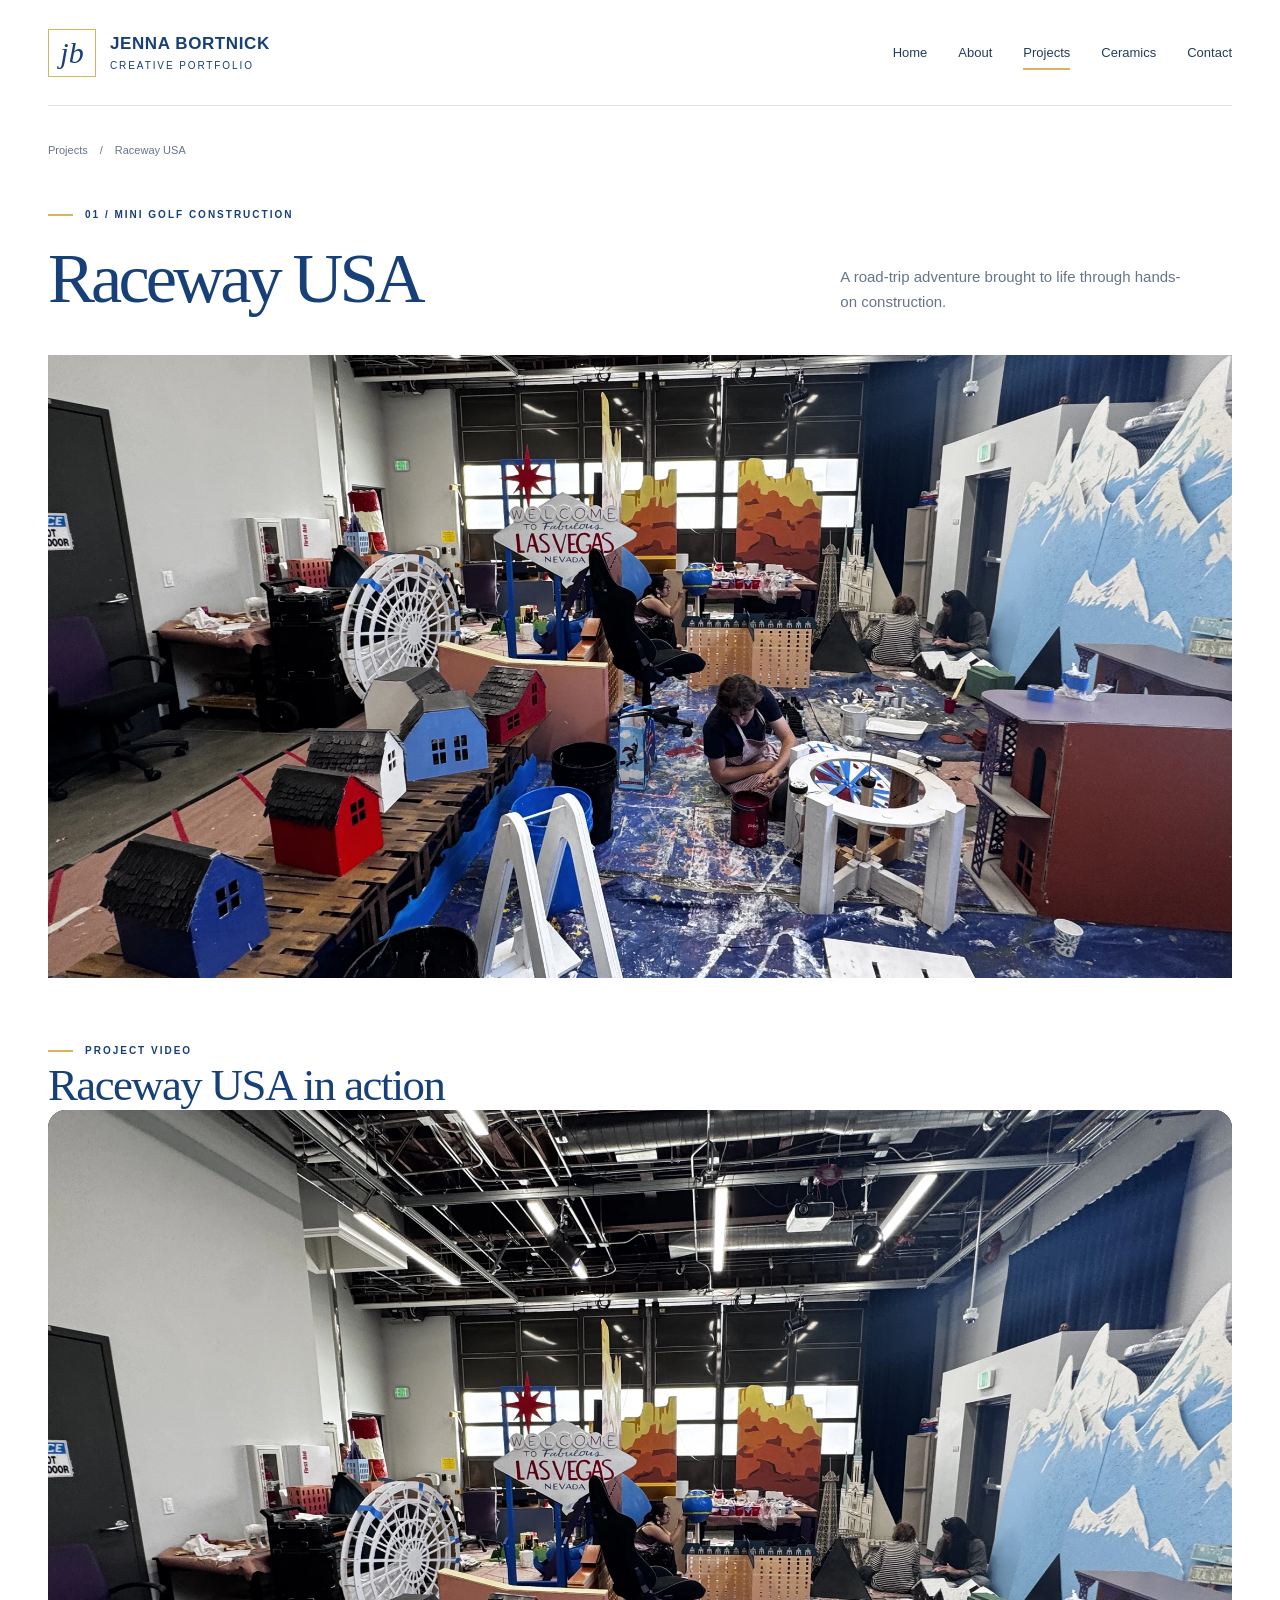
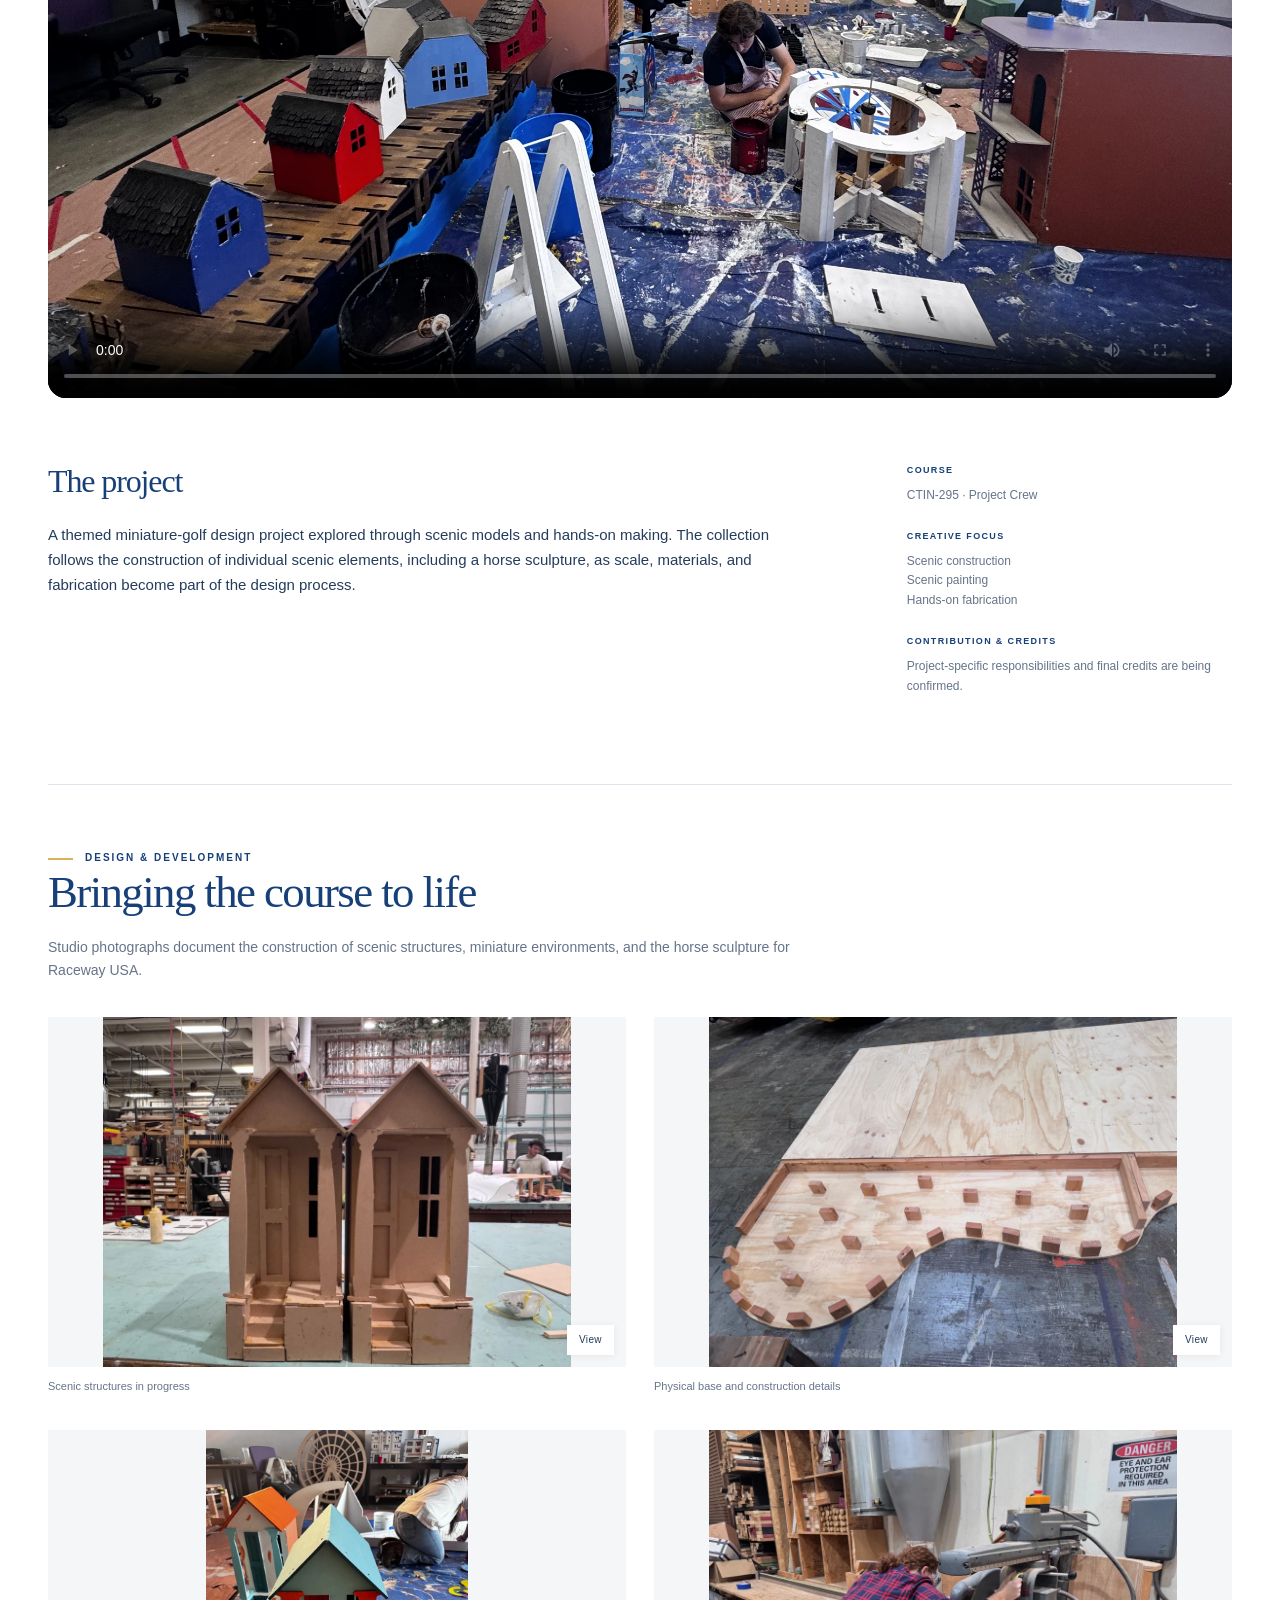
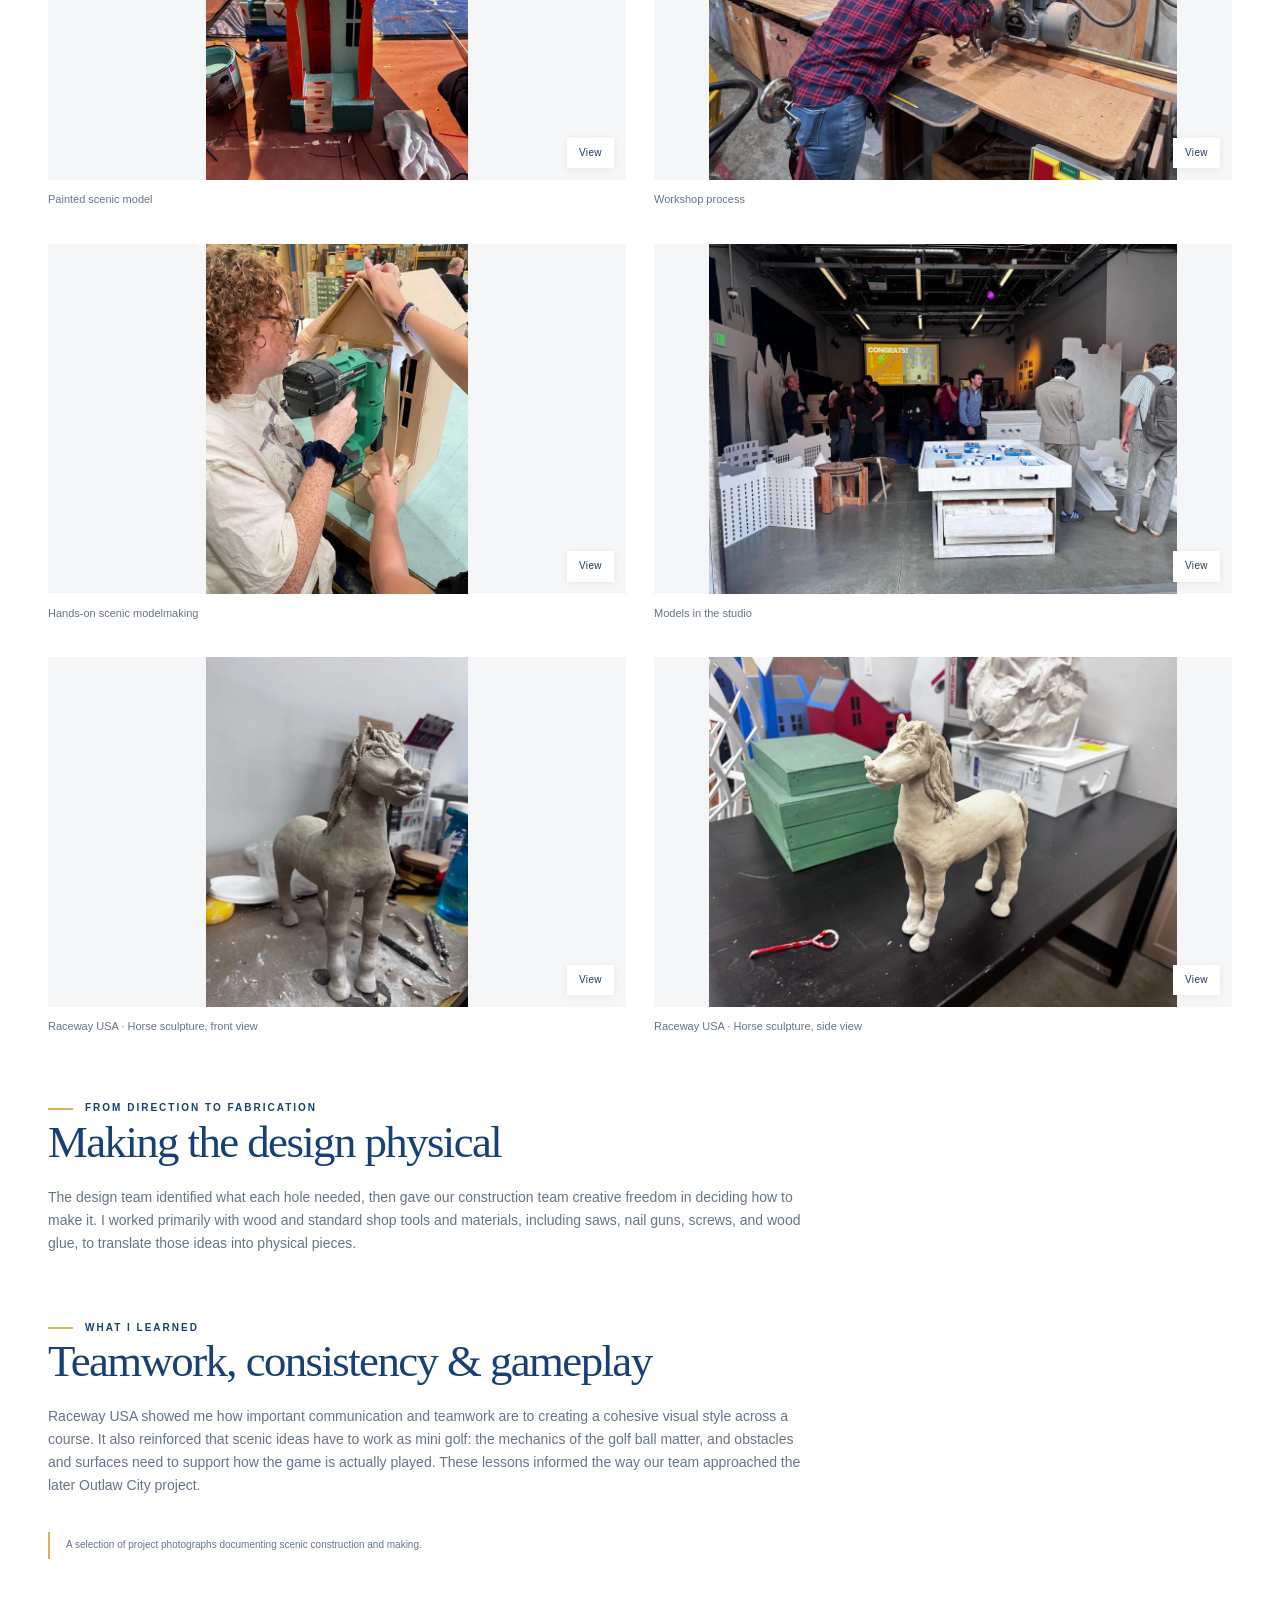
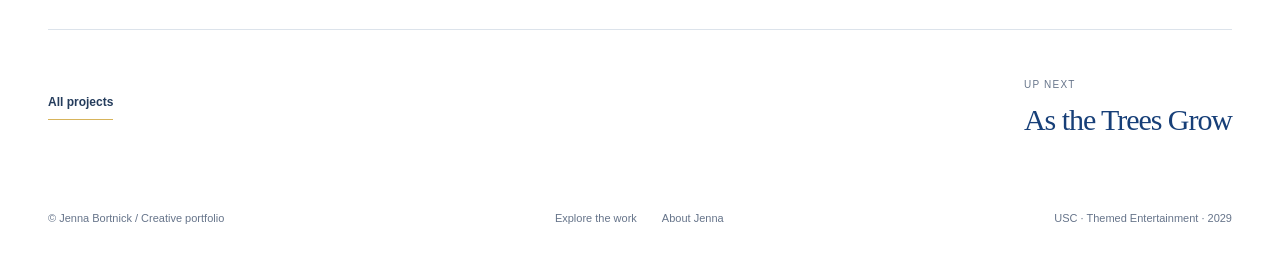
<file: projects/raceway-usa.html>
<!DOCTYPE html><html lang="en"><head><meta charset="utf-8"><meta name="viewport" content="width=device-width,initial-scale=1"><title>Raceway USA | Jenna Bortnick</title><meta name="description" content="Raceway USA is a road-trip-themed, nine-hole mini golf course built around playful elements of sabotage at every hole. As part of CTIN-295 Project Crew, I worked on the construction and painting side of the project, helping bring two themed holes—Aspen and New Orleans—from the design team’s direction into physical environments."><meta name="theme-color" content="#173f78"><meta property="og:title" content="Raceway USA | Jenna Bortnick"><meta property="og:description" content="A themed miniature-golf design project explored through scenic models and hands-on making. The collection follows the construction of individual scenic elements, including a horse sculpture, as scale, materials, and fabrication become part of the design process."><meta property="og:type" content="website"><link rel="icon" type="image/svg+xml" href="../favicon.svg"><link rel="stylesheet" href="../styles.css?v=7527fd34e1"><script src="../script.js" defer></script></head><body><a class="skip" href="#main">Skip to content</a><header class="site-header container"><a class="brand" href="../index.html" aria-label="Jenna Bortnick home"><span class="brand-mark" aria-hidden="true">jb</span><span><span class="brand-name">JENNA BORTNICK</span><span class="brand-small" style="display:block">Creative portfolio</span></span></a><button class="menu-toggle" aria-expanded="false" aria-controls="main-nav">Menu <span aria-hidden="true">☰</span></button><nav class="nav" id="main-nav" aria-label="Main navigation"><a href="../index.html">Home</a><a href="../about.html">About</a><a href="../projects.html" aria-current="page">Projects</a><a href="../ceramics.html">Ceramics</a><a href="../contact.html">Contact</a></nav></header><main id="main"><div class="container"><nav class="crumb" aria-label="Breadcrumb"><a href="../projects.html">Projects</a><span aria-hidden="true">/</span><span>Raceway USA</span></nav><header class="detail-head rise"><div><div class="eyebrow">01 / Mini golf construction</div><h1>Raceway USA</h1></div><p class="short">A road-trip adventure brought to life through hands-on construction.</p></header><div class="detail-cover photo"><img src="../assets/images/raceway-usa-cover.webp" alt="Raceway USA scenic course in the workshop, with miniature buildings, a Ferris wheel, and Las Vegas scenery" class="" loading="eager" decoding="async"></div><section class="process video-feature"><div class="eyebrow">Project video</div><h2>Raceway USA in action</h2><video controls playsinline preload="metadata" poster="../assets/images/raceway-usa-cover.webp" style="display:block;width:100%;height:auto;border-radius:18px;background:#111"><source src="../assets/images/raceway-usa-sizzle-reel-compressed.mp4" type="video/mp4">Your browser does not support embedded video. <a href="../assets/images/raceway-usa-sizzle-reel-compressed.mp4">Watch the Raceway USA video</a>.</video></section><section class="detail-overview"><div><h2>The project</h2><p>A themed miniature-golf design project explored through scenic models and hands-on making. The collection follows the construction of individual scenic elements, including a horse sculpture, as scale, materials, and fabrication become part of the design process.</p></div><dl class="details-list"><div><dt>Course</dt><dd>CTIN-295 · Project Crew</dd></div><div><dt>Creative focus</dt><dd>Scenic construction<br>Scenic painting<br>Hands-on fabrication</dd></div><div><dt>Contribution & credits</dt><dd>Project-specific responsibilities and final credits are being confirmed.</dd></div></dl></section><section class="process"><div class="eyebrow">Design & development</div><h2>Bringing the course to life</h2><p>Studio photographs document the construction of scenic structures, miniature environments, and the horse sculpture for Raceway USA.</p><div class="gallery "><figure><button type="button" data-lightbox="../assets/images/model-structures.webp" data-caption="Scenic structures in progress" aria-label="Enlarge: Scenic structures in progress"><img src="../assets/images/model-structures.webp" alt="Scenic structures in progress" class="" loading="lazy" decoding="async"></button><figcaption>Scenic structures in progress</figcaption></figure><figure><button type="button" data-lightbox="../assets/images/model-base.webp" data-caption="Physical base and construction details" aria-label="Enlarge: Physical base and construction details"><img src="../assets/images/model-base.webp" alt="Physical base and construction details" class="" loading="lazy" decoding="async"></button><figcaption>Physical base and construction details</figcaption></figure><figure><button type="button" data-lightbox="../assets/images/scenic-model.webp" data-caption="Painted scenic model" aria-label="Enlarge: Painted scenic model"><img src="../assets/images/scenic-model.webp" alt="Painted scenic model" class="" loading="lazy" decoding="async"></button><figcaption>Painted scenic model</figcaption></figure><figure><button type="button" data-lightbox="../assets/images/workshop.webp" data-caption="Workshop process" aria-label="Enlarge: Workshop process"><img src="../assets/images/workshop.webp" alt="Workshop process" class="" loading="lazy" decoding="async"></button><figcaption>Workshop process</figcaption></figure><figure><button type="button" data-lightbox="../assets/images/making-model.webp" data-caption="Hands-on scenic modelmaking" aria-label="Enlarge: Hands-on scenic modelmaking"><img src="../assets/images/making-model.webp" alt="Hands-on scenic modelmaking" class="" loading="lazy" decoding="async"></button><figcaption>Hands-on scenic modelmaking</figcaption></figure><figure><button type="button" data-lightbox="../assets/images/studio.webp" data-caption="Models in the studio" aria-label="Enlarge: Models in the studio"><img src="../assets/images/studio.webp" alt="Models in the studio" class="" loading="lazy" decoding="async"></button><figcaption>Models in the studio</figcaption></figure><figure><button type="button" data-lightbox="../assets/images/ceramic-horse-front.webp" data-caption="Raceway USA · Horse sculpture, front view" aria-label="Enlarge: Raceway USA · Horse sculpture, front view"><img src="../assets/images/ceramic-horse-front.webp" alt="Raceway USA · Horse sculpture, front view" class="" loading="lazy" decoding="async"></button><figcaption>Raceway USA · Horse sculpture, front view</figcaption></figure><figure><button type="button" data-lightbox="../assets/images/ceramic-horse-side.webp" data-caption="Raceway USA · Horse sculpture, side view" aria-label="Enlarge: Raceway USA · Horse sculpture, side view"><img src="../assets/images/ceramic-horse-side.webp" alt="Raceway USA · Horse sculpture, side view" class="" loading="lazy" decoding="async"></button><figcaption>Raceway USA · Horse sculpture, side view</figcaption></figure></div></section><section class="process"><div class="eyebrow">From direction to fabrication</div><h2>Making the design physical</h2><p>The design team identified what each hole needed, then gave our construction team creative freedom in deciding how to make it. I worked primarily with wood and standard shop tools and materials, including saws, nail guns, screws, and wood glue, to translate those ideas into physical pieces.</p></section><section class="process"><div class="eyebrow">What I learned</div><h2>Teamwork, consistency &amp; gameplay</h2><p>Raceway USA showed me how important communication and teamwork are to creating a cohesive visual style across a course. It also reinforced that scenic ideas have to work as mini golf: the mechanics of the golf ball matter, and obstacles and surfaces need to support how the game is actually played. These lessons informed the way our team approached the later Outlaw City project.</p></section><p class="source-note">A selection of project photographs documenting scenic construction and making.</p><nav class="next-project" aria-label="Project navigation"><a class="text-link" href="../projects.html">All projects</a><a href="as-the-trees-grow.html"><div><span>Up next</span><h2>As the Trees Grow</h2></div></a></nav></div></main><footer class="site-footer container"><p>© Jenna Bortnick <span aria-hidden="true">/</span> Creative portfolio</p><div class="footer-links"><a href="../projects.html">Explore the work</a><a href="../about.html">About Jenna</a></div><p>USC · Themed Entertainment · 2029</p></footer><dialog class="lightbox" aria-label="Enlarged project image"><button class="lightbox-close" aria-label="Close image">×</button><img alt=""><p class="lightbox-caption"></p></dialog></body></html>
</file>
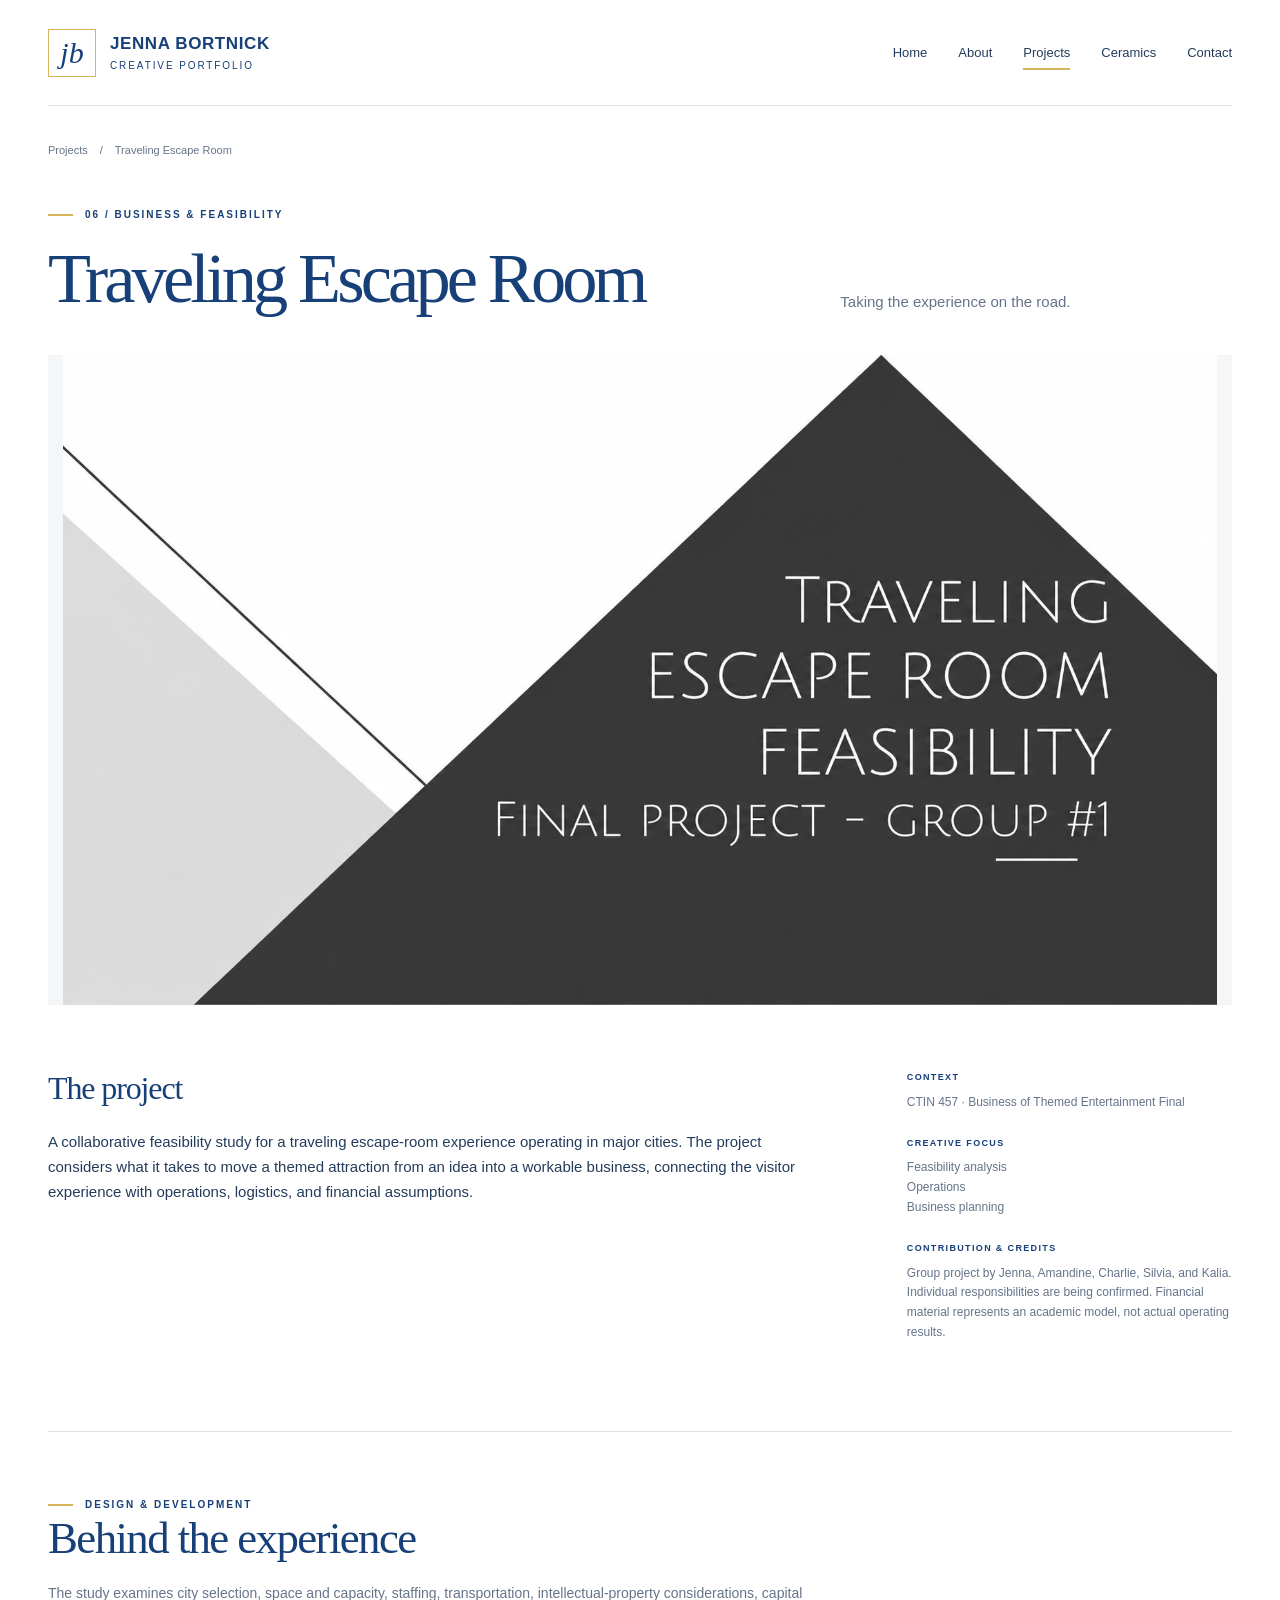
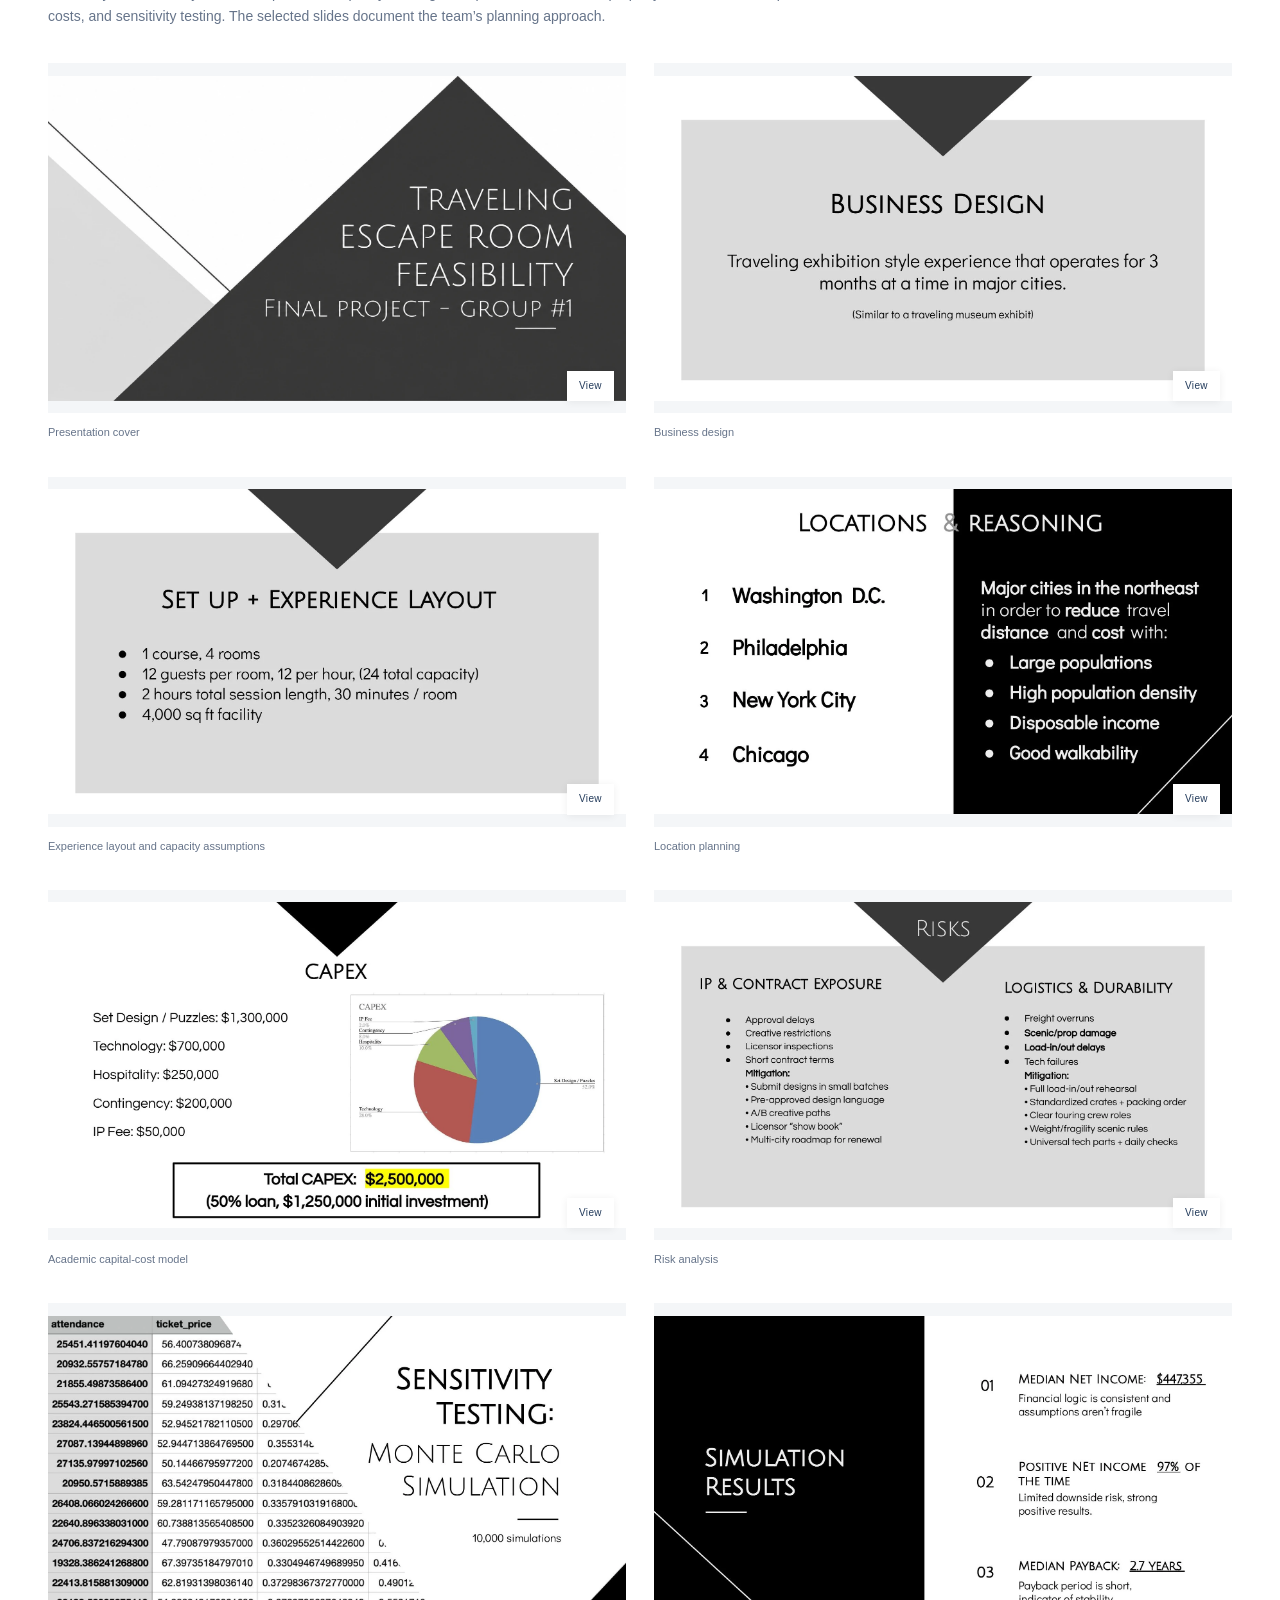
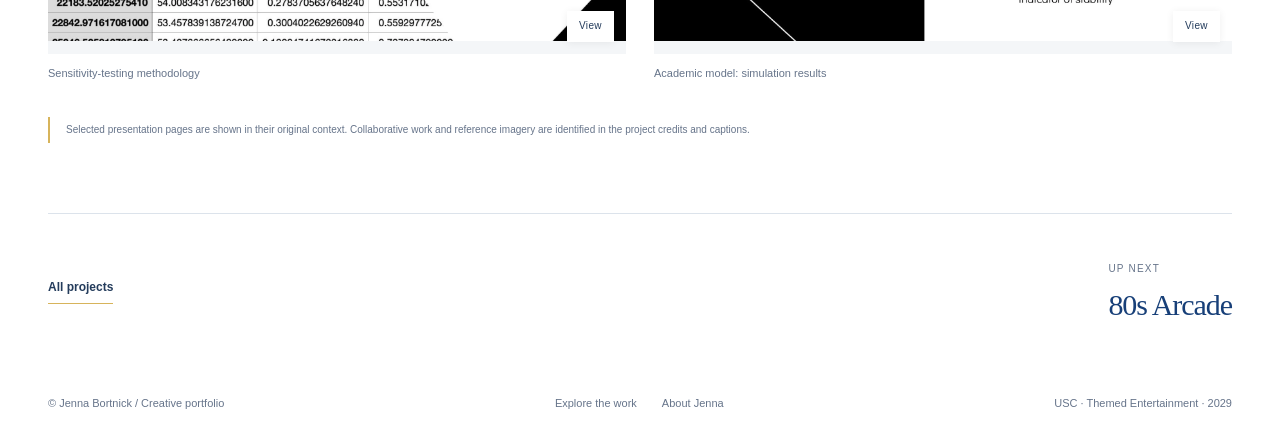
<file: projects/traveling-escape-room.html>
<!DOCTYPE html><html lang="en"><head><meta charset="utf-8"><meta name="viewport" content="width=device-width,initial-scale=1"><title>Traveling Escape Room | Jenna Bortnick</title><meta name="description" content="A collaborative feasibility study for a traveling escape-room experience operating in major cities. The project considers what it takes to move a themed attraction from an idea into a workable business, connecting the visitor experience with operations, logistics, and financial assumptions."><meta name="theme-color" content="#173f78"><meta property="og:title" content="Traveling Escape Room | Jenna Bortnick"><meta property="og:description" content="A collaborative feasibility study for a traveling escape-room experience operating in major cities. The project considers what it takes to move a themed attraction from an idea into a workable business, connecting the visitor experience with operations, logistics, and financial assumptions."><meta property="og:type" content="website"><link rel="icon" type="image/svg+xml" href="../favicon.svg"><link rel="stylesheet" href="../styles.css?v=7527fd34e1"><script src="../script.js" defer></script></head><body><a class="skip" href="#main">Skip to content</a><header class="site-header container"><a class="brand" href="../index.html" aria-label="Jenna Bortnick home"><span class="brand-mark" aria-hidden="true">jb</span><span><span class="brand-name">JENNA BORTNICK</span><span class="brand-small" style="display:block">Creative portfolio</span></span></a><button class="menu-toggle" aria-expanded="false" aria-controls="main-nav">Menu <span aria-hidden="true">☰</span></button><nav class="nav" id="main-nav" aria-label="Main navigation"><a href="../index.html">Home</a><a href="../about.html">About</a><a href="../projects.html" aria-current="page">Projects</a><a href="../ceramics.html">Ceramics</a><a href="../contact.html">Contact</a></nav></header><main id="main"><div class="container"><nav class="crumb" aria-label="Breadcrumb"><a href="../projects.html">Projects</a><span aria-hidden="true">/</span><span>Traveling Escape Room</span></nav><header class="detail-head rise"><div><div class="eyebrow">06 / Business &amp; feasibility</div><h1>Traveling Escape Room</h1></div><p class="short">Taking the experience on the road.</p></header><div class="detail-cover "><img src="../assets/images/escape-1-clean.webp" alt="Traveling Escape Room Feasibility presentation cover" class="" loading="eager" decoding="async"></div><section class="detail-overview"><div><h2>The project</h2><p>A collaborative feasibility study for a traveling escape-room experience operating in major cities. The project considers what it takes to move a themed attraction from an idea into a workable business, connecting the visitor experience with operations, logistics, and financial assumptions.</p></div><dl class="details-list"><div><dt>Context</dt><dd>CTIN 457 · Business of Themed Entertainment Final</dd></div><div><dt>Creative focus</dt><dd>Feasibility analysis<br>Operations<br>Business planning</dd></div><div><dt>Contribution & credits</dt><dd>Group project by Jenna, Amandine, Charlie, Silvia, and Kalia. Individual responsibilities are being confirmed. Financial material represents an academic model, not actual operating results.</dd></div></dl></section><section class="process"><div class="eyebrow">Design & development</div><h2>Behind the experience</h2><p>The study examines city selection, space and capacity, staffing, transportation, intellectual-property considerations, capital costs, and sensitivity testing. The selected slides document the team’s planning approach.</p><div class="gallery "><figure><button type="button" data-lightbox="../assets/images/escape-1-clean.webp" data-caption="Presentation cover" aria-label="Enlarge: Presentation cover"><img src="../assets/images/escape-1-clean.webp" alt="Presentation cover" class="" loading="lazy" decoding="async"></button><figcaption>Presentation cover</figcaption></figure><figure><button type="button" data-lightbox="../assets/images/escape-2.webp" data-caption="Business design" aria-label="Enlarge: Business design"><img src="../assets/images/escape-2.webp" alt="Business design" class="" loading="lazy" decoding="async"></button><figcaption>Business design</figcaption></figure><figure><button type="button" data-lightbox="../assets/images/escape-4.webp" data-caption="Experience layout and capacity assumptions" aria-label="Enlarge: Experience layout and capacity assumptions"><img src="../assets/images/escape-4.webp" alt="Experience layout and capacity assumptions" class="" loading="lazy" decoding="async"></button><figcaption>Experience layout and capacity assumptions</figcaption></figure><figure><button type="button" data-lightbox="../assets/images/escape-5.webp" data-caption="Location planning" aria-label="Enlarge: Location planning"><img src="../assets/images/escape-5.webp" alt="Location planning" class="" loading="lazy" decoding="async"></button><figcaption>Location planning</figcaption></figure><figure><button type="button" data-lightbox="../assets/images/escape-7.webp" data-caption="Academic capital-cost model" aria-label="Enlarge: Academic capital-cost model"><img src="../assets/images/escape-7.webp" alt="Academic capital-cost model" class="" loading="lazy" decoding="async"></button><figcaption>Academic capital-cost model</figcaption></figure><figure><button type="button" data-lightbox="../assets/images/escape-17.webp" data-caption="Risk analysis" aria-label="Enlarge: Risk analysis"><img src="../assets/images/escape-17.webp" alt="Risk analysis" class="" loading="lazy" decoding="async"></button><figcaption>Risk analysis</figcaption></figure><figure><button type="button" data-lightbox="../assets/images/escape-19.webp" data-caption="Sensitivity-testing methodology" aria-label="Enlarge: Sensitivity-testing methodology"><img src="../assets/images/escape-19.webp" alt="Sensitivity-testing methodology" class="" loading="lazy" decoding="async"></button><figcaption>Sensitivity-testing methodology</figcaption></figure><figure><button type="button" data-lightbox="../assets/images/escape-23.webp" data-caption="Academic model: simulation results" aria-label="Enlarge: Academic model: simulation results"><img src="../assets/images/escape-23.webp" alt="Academic model: simulation results" class="" loading="lazy" decoding="async"></button><figcaption>Academic model: simulation results</figcaption></figure></div></section><p class="source-note">Selected presentation pages are shown in their original context. Collaborative work and reference imagery are identified in the project credits and captions.</p><nav class="next-project" aria-label="Project navigation"><a class="text-link" href="../projects.html">All projects</a><a href="80s-arcade.html"><div><span>Up next</span><h2>80s Arcade</h2></div></a></nav></div></main><footer class="site-footer container"><p>© Jenna Bortnick <span aria-hidden="true">/</span> Creative portfolio</p><div class="footer-links"><a href="../projects.html">Explore the work</a><a href="../about.html">About Jenna</a></div><p>USC · Themed Entertainment · 2029</p></footer><dialog class="lightbox" aria-label="Enlarged project image"><button class="lightbox-close" aria-label="Close image">×</button><img alt=""><p class="lightbox-caption"></p></dialog></body></html>
</file>
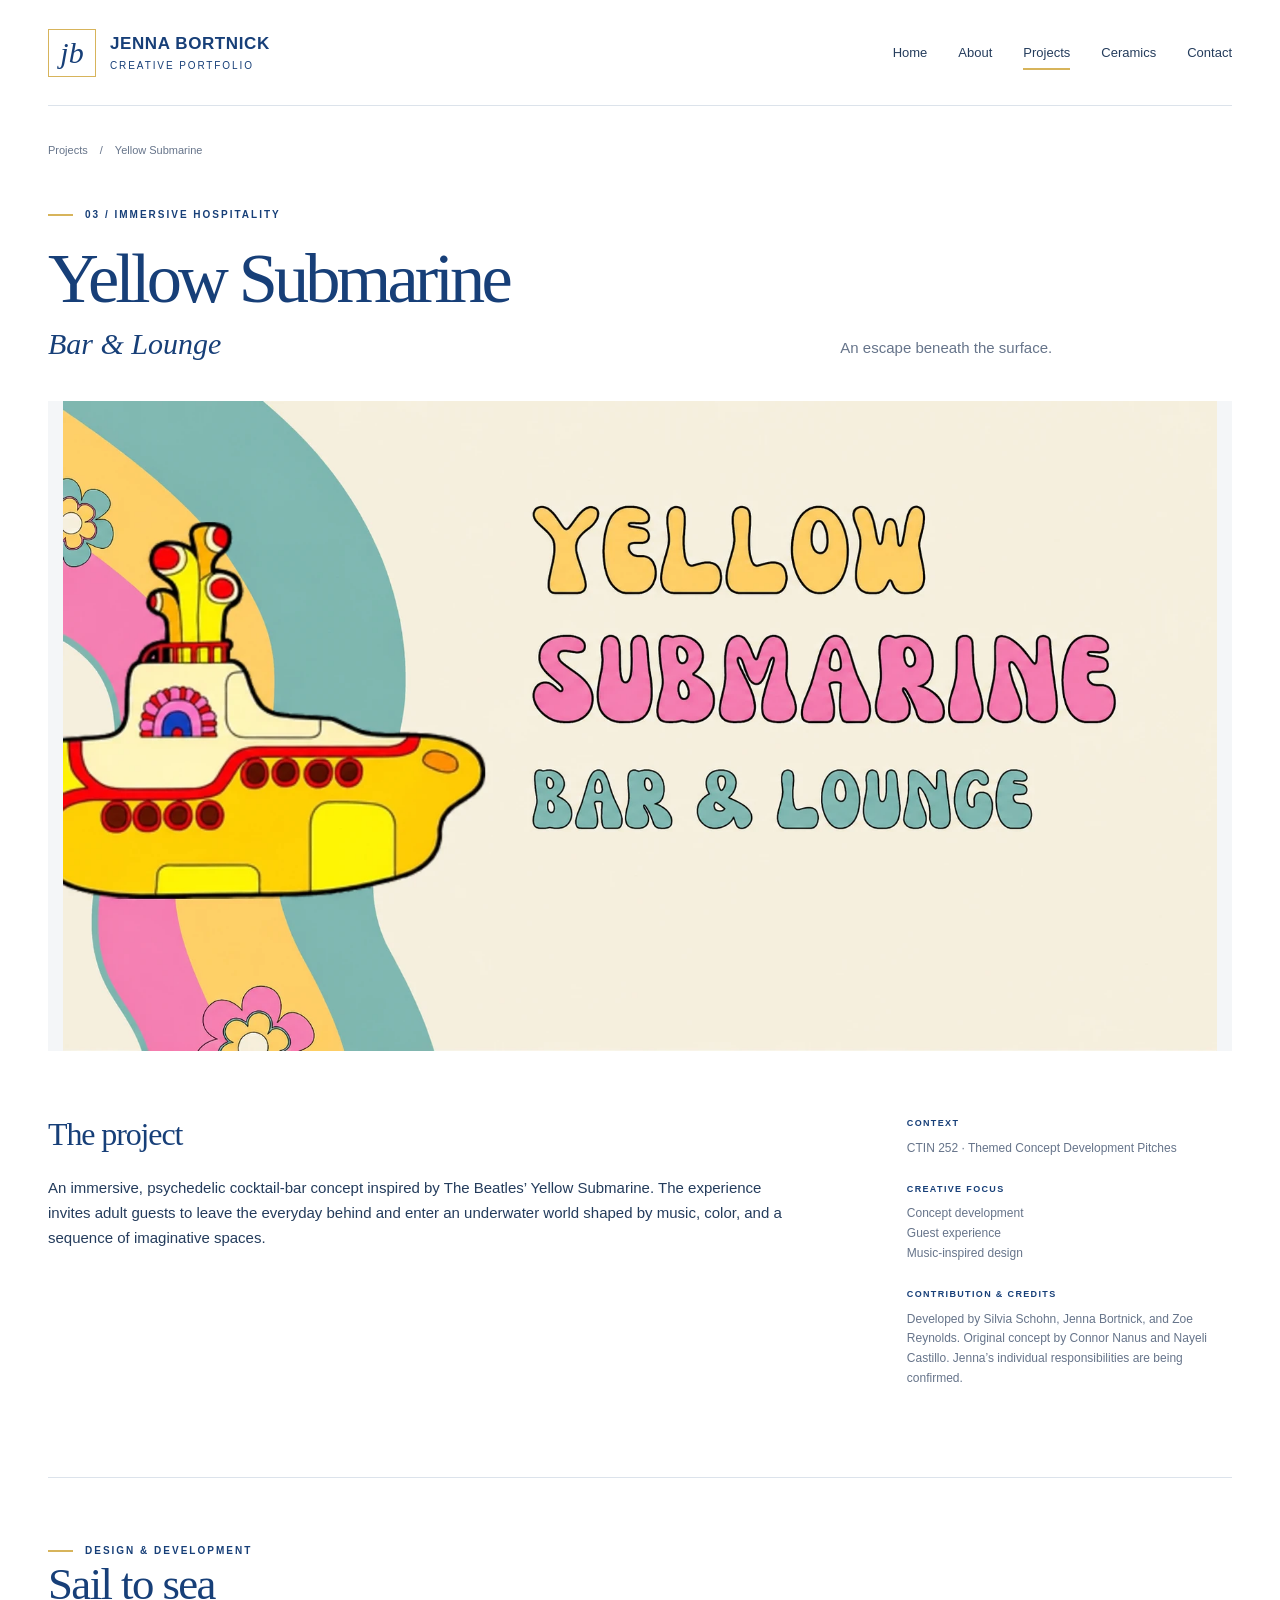
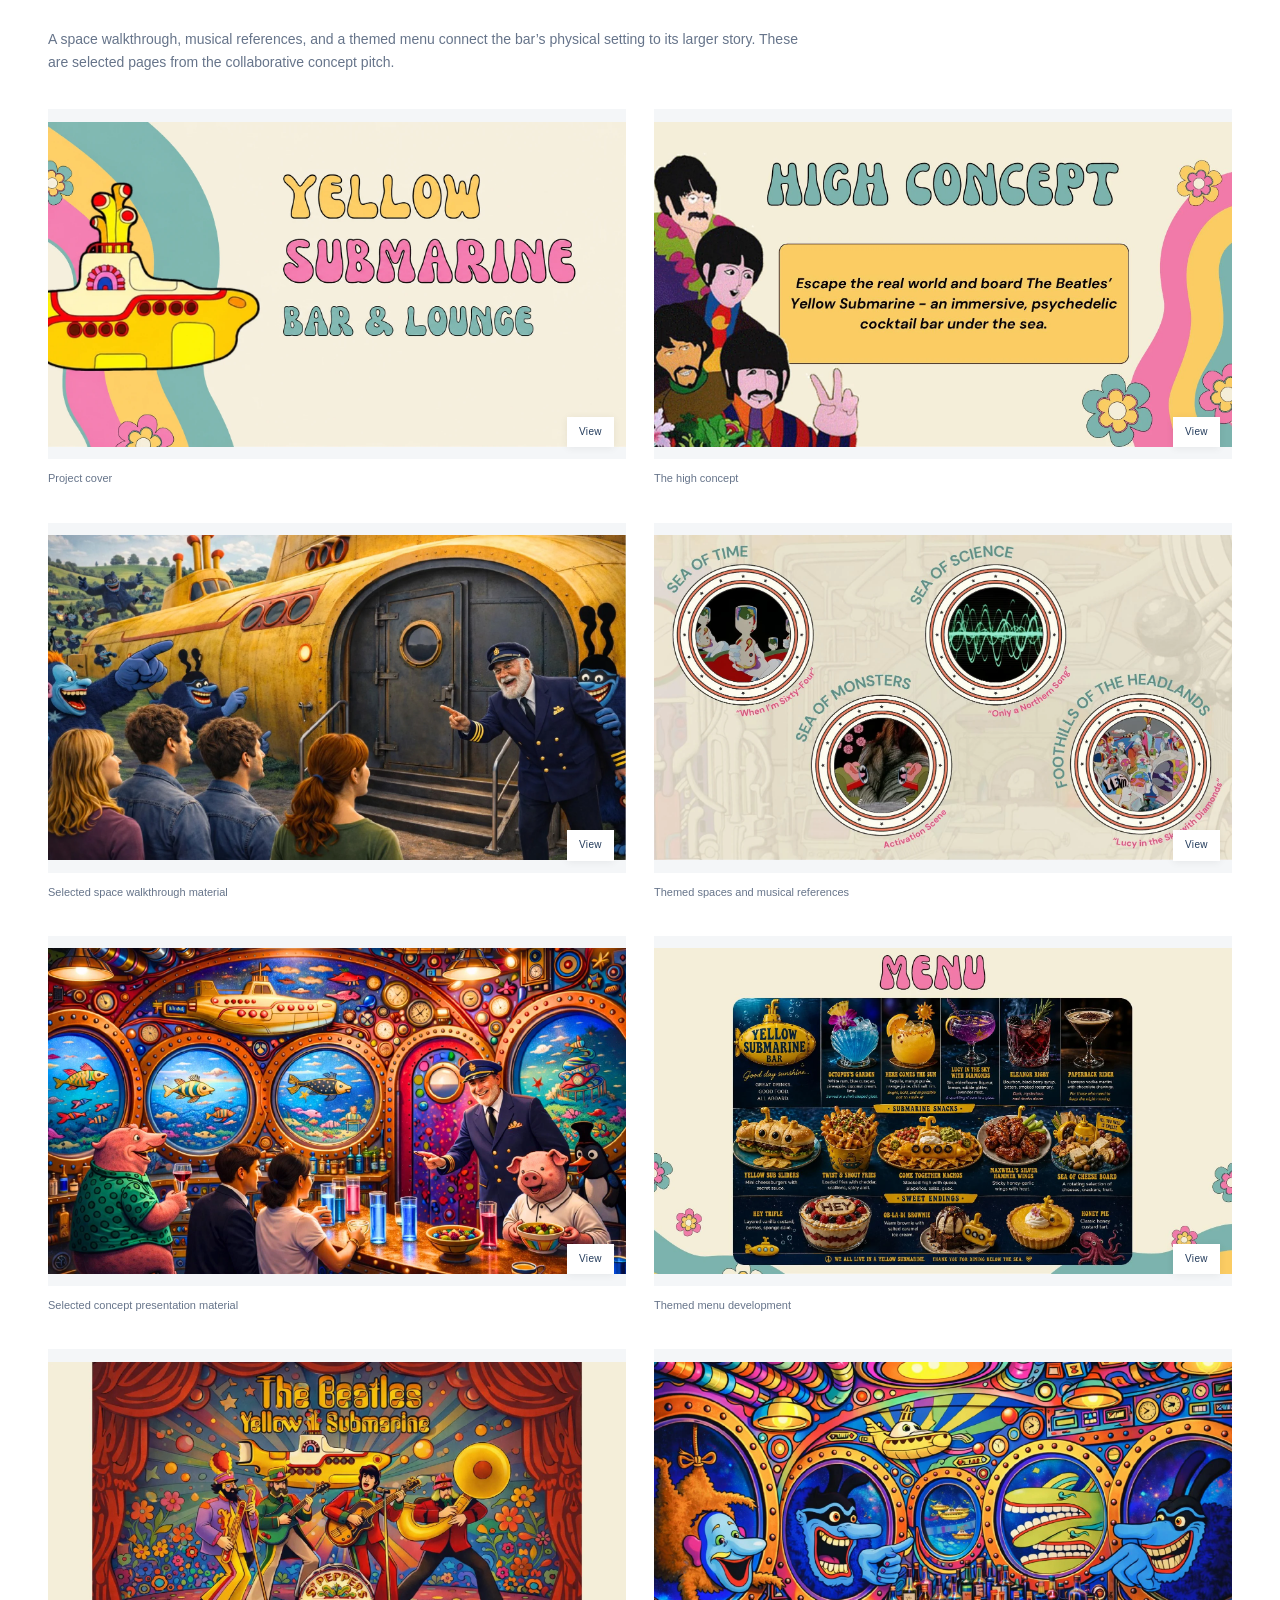
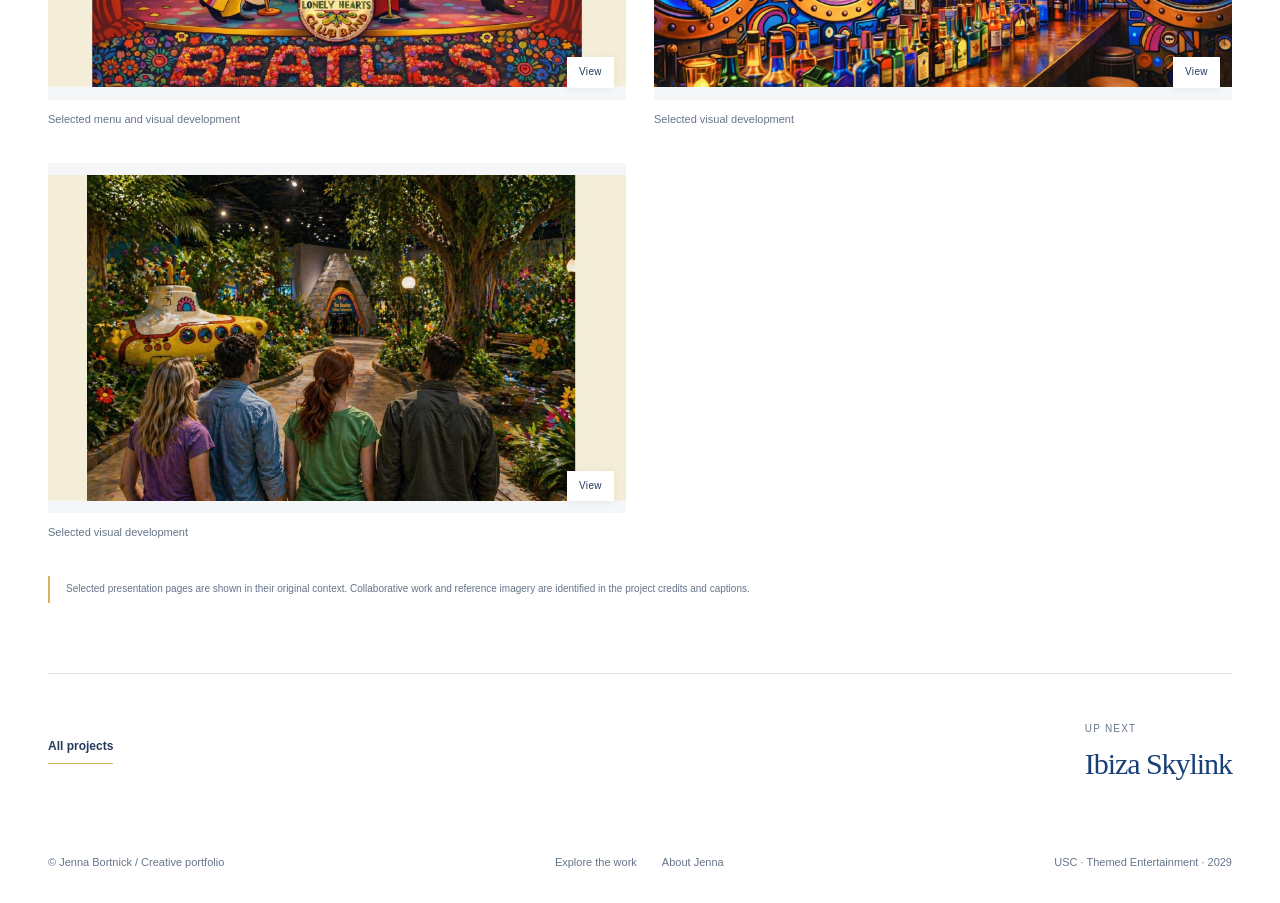
<file: projects/yellow-submarine.html>
<!DOCTYPE html><html lang="en"><head><meta charset="utf-8"><meta name="viewport" content="width=device-width,initial-scale=1"><title>Yellow Submarine | Jenna Bortnick</title><meta name="description" content="An immersive, psychedelic cocktail-bar concept inspired by The Beatles’ Yellow Submarine. The experience invites adult guests to leave the everyday behind and enter an underwater world shaped by music, color, and a sequence of imaginative spaces."><meta name="theme-color" content="#173f78"><meta property="og:title" content="Yellow Submarine | Jenna Bortnick"><meta property="og:description" content="An immersive, psychedelic cocktail-bar concept inspired by The Beatles’ Yellow Submarine. The experience invites adult guests to leave the everyday behind and enter an underwater world shaped by music, color, and a sequence of imaginative spaces."><meta property="og:type" content="website"><link rel="icon" type="image/svg+xml" href="../favicon.svg"><link rel="stylesheet" href="../styles.css?v=7527fd34e1"><script src="../script.js" defer></script></head><body><a class="skip" href="#main">Skip to content</a><header class="site-header container"><a class="brand" href="../index.html" aria-label="Jenna Bortnick home"><span class="brand-mark" aria-hidden="true">jb</span><span><span class="brand-name">JENNA BORTNICK</span><span class="brand-small" style="display:block">Creative portfolio</span></span></a><button class="menu-toggle" aria-expanded="false" aria-controls="main-nav">Menu <span aria-hidden="true">☰</span></button><nav class="nav" id="main-nav" aria-label="Main navigation"><a href="../index.html">Home</a><a href="../about.html">About</a><a href="../projects.html" aria-current="page">Projects</a><a href="../ceramics.html">Ceramics</a><a href="../contact.html">Contact</a></nav></header><main id="main"><div class="container"><nav class="crumb" aria-label="Breadcrumb"><a href="../projects.html">Projects</a><span aria-hidden="true">/</span><span>Yellow Submarine</span></nav><header class="detail-head rise"><div><div class="eyebrow">03 / Immersive hospitality</div><h1>Yellow Submarine</h1><p class="subtitle">Bar &amp; Lounge</p></div><p class="short">An escape beneath the surface.</p></header><div class="detail-cover "><img src="../assets/images/yellow-1-clean.webp" alt="Yellow Submarine Bar and Lounge illustrated presentation cover" class="" loading="eager" decoding="async"></div><section class="detail-overview"><div><h2>The project</h2><p>An immersive, psychedelic cocktail-bar concept inspired by The Beatles’ Yellow Submarine. The experience invites adult guests to leave the everyday behind and enter an underwater world shaped by music, color, and a sequence of imaginative spaces.</p></div><dl class="details-list"><div><dt>Context</dt><dd>CTIN 252 · Themed Concept Development Pitches</dd></div><div><dt>Creative focus</dt><dd>Concept development<br>Guest experience<br>Music-inspired design</dd></div><div><dt>Contribution & credits</dt><dd>Developed by Silvia Schohn, Jenna Bortnick, and Zoe Reynolds. Original concept by Connor Nanus and Nayeli Castillo. Jenna’s individual responsibilities are being confirmed.</dd></div></dl></section><section class="process"><div class="eyebrow">Design & development</div><h2>Sail to sea</h2><p>A space walkthrough, musical references, and a themed menu connect the bar’s physical setting to its larger story. These are selected pages from the collaborative concept pitch.</p><div class="gallery "><figure><button type="button" data-lightbox="../assets/images/yellow-1-clean.webp" data-caption="Project cover" aria-label="Enlarge: Project cover"><img src="../assets/images/yellow-1-clean.webp" alt="Project cover" class="" loading="lazy" decoding="async"></button><figcaption>Project cover</figcaption></figure><figure><button type="button" data-lightbox="../assets/images/yellow-3.webp" data-caption="The high concept" aria-label="Enlarge: The high concept"><img src="../assets/images/yellow-3.webp" alt="The high concept" class="" loading="lazy" decoding="async"></button><figcaption>The high concept</figcaption></figure><figure><button type="button" data-lightbox="../assets/images/yellow-6.webp" data-caption="Selected space walkthrough material" aria-label="Enlarge: Selected space walkthrough material"><img src="../assets/images/yellow-6.webp" alt="Selected space walkthrough material" class="" loading="lazy" decoding="async"></button><figcaption>Selected space walkthrough material</figcaption></figure><figure><button type="button" data-lightbox="../assets/images/yellow-7.webp" data-caption="Themed spaces and musical references" aria-label="Enlarge: Themed spaces and musical references"><img src="../assets/images/yellow-7.webp" alt="Themed spaces and musical references" class="" loading="lazy" decoding="async"></button><figcaption>Themed spaces and musical references</figcaption></figure><figure><button type="button" data-lightbox="../assets/images/yellow-8.webp" data-caption="Selected concept presentation material" aria-label="Enlarge: Selected concept presentation material"><img src="../assets/images/yellow-8.webp" alt="Selected concept presentation material" class="" loading="lazy" decoding="async"></button><figcaption>Selected concept presentation material</figcaption></figure><figure><button type="button" data-lightbox="../assets/images/yellow-9.webp" data-caption="Themed menu development" aria-label="Enlarge: Themed menu development"><img src="../assets/images/yellow-9.webp" alt="Themed menu development" class="" loading="lazy" decoding="async"></button><figcaption>Themed menu development</figcaption></figure><figure><button type="button" data-lightbox="../assets/images/yellow-10.webp" data-caption="Selected menu and visual development" aria-label="Enlarge: Selected menu and visual development"><img src="../assets/images/yellow-10.webp" alt="Selected menu and visual development" class="" loading="lazy" decoding="async"></button><figcaption>Selected menu and visual development</figcaption></figure><figure><button type="button" data-lightbox="../assets/images/yellow-11.webp" data-caption="Selected visual development" aria-label="Enlarge: Selected visual development"><img src="../assets/images/yellow-11.webp" alt="Selected visual development" class="" loading="lazy" decoding="async"></button><figcaption>Selected visual development</figcaption></figure><figure><button type="button" data-lightbox="../assets/images/yellow-12.webp" data-caption="Selected visual development" aria-label="Enlarge: Selected visual development"><img src="../assets/images/yellow-12.webp" alt="Selected visual development" class="" loading="lazy" decoding="async"></button><figcaption>Selected visual development</figcaption></figure></div></section><p class="source-note">Selected presentation pages are shown in their original context. Collaborative work and reference imagery are identified in the project credits and captions.</p><nav class="next-project" aria-label="Project navigation"><a class="text-link" href="../projects.html">All projects</a><a href="ibiza-skylink.html"><div><span>Up next</span><h2>Ibiza Skylink</h2></div></a></nav></div></main><footer class="site-footer container"><p>© Jenna Bortnick <span aria-hidden="true">/</span> Creative portfolio</p><div class="footer-links"><a href="../projects.html">Explore the work</a><a href="../about.html">About Jenna</a></div><p>USC · Themed Entertainment · 2029</p></footer><dialog class="lightbox" aria-label="Enlarged project image"><button class="lightbox-close" aria-label="Close image">×</button><img alt=""><p class="lightbox-caption"></p></dialog></body></html>
</file>
<file: styles.css>
:root{--blue:#173f78;--deep:#102f5a;--gold:#d7b45b;--ink:#243c5c;--muted:#66748a;--paper:#fff;--wash:#f4f6f8;--line:#dce3eb;--serif:Georgia,'Times New Roman',serif;--sans:'Avenir Next',Avenir,'Segoe UI',sans-serif}*{box-sizing:border-box}html{scroll-behavior:smooth;scroll-padding-top:110px}body{margin:0;background:var(--paper);color:var(--ink);font:16px/1.65 var(--sans);-webkit-font-smoothing:antialiased}body.locked{overflow:hidden}a{color:inherit;text-decoration:none}button,input{font:inherit}button,a{-webkit-tap-highlight-color:transparent}button{color:inherit}button:focus-visible,a:focus-visible,summary:focus-visible{outline:3px solid var(--gold);outline-offset:6px}img{display:block;width:100%;height:auto}button{cursor:pointer}::selection{background:#eadba9;color:var(--deep)}.skip{position:fixed;top:-80px;left:20px;padding:10px 20px;background:var(--deep);color:white;z-index:99}.skip:focus{top:10px}.container{width:min(1280px,calc(100% - 96px));margin-inline:auto}.site-header{height:106px;display:flex;align-items:center;justify-content:space-between;border-bottom:1px solid var(--line);gap:25px}.brand{line-height:1.3;display:flex;gap:14px;align-items:center;color:var(--blue)}.brand-mark{font:italic 30px var(--serif);border:1px solid var(--gold);width:48px;height:48px;display:grid;place-items:center}.brand-name{font-size:17px;font-weight:700;letter-spacing:.035em}.brand-small{font-size:10px;letter-spacing:.19em;text-transform:uppercase;margin-top:3px}.nav{display:flex;align-items:center;gap:31px}.nav a{font-size:13px;position:relative;padding:12px 0}.nav a::after{content:'';position:absolute;bottom:5px;left:0;width:0;height:2px;background:var(--gold);transition:width .2s}.nav a:hover::after,.nav a[aria-current]::after{width:100%}.menu-toggle{display:none;background:none;border:0;padding:10px}.eyebrow{font-size:10px;letter-spacing:.2em;text-transform:uppercase;font-weight:650;display:flex;align-items:center;gap:12px;color:var(--blue)}.eyebrow::before{content:'';width:25px;height:2px;background:var(--gold)}h1,h2,h3,h4,p{margin:0}h1,h2,h3{color:var(--blue);font-weight:400}h1{font:clamp(48px,5.5vw,82px)/1.04 var(--serif);letter-spacing:-.055em}h2{font:clamp(32px,3.5vw,48px)/1.13 var(--serif);letter-spacing:-.035em}h3{font:30px/1.2 var(--serif);letter-spacing:-.025em}p+p{margin-top:20px}.muted{color:var(--muted)}.hero{display:grid;grid-template-columns:1fr 1.08fr;gap:60px;align-items:center;min-height:680px;padding-block:72px 64px}.hero h1{margin:25px 0}.hero h1 em{color:var(--blue);font-weight:400;position:relative}.hero-copy>p{max-width:420px;color:var(--muted);font-size:16px}.actions{display:flex;gap:26px;align-items:center;flex-wrap:wrap;margin-top:31px}.button{background:var(--blue);color:#fff;padding:14px 22px;display:inline-flex;gap:36px;align-items:center;font-size:12px;font-weight:600;border:1px solid var(--blue);transition:background .2s,transform .2s}.button:hover{background:var(--deep);transform:translateY(-2px)}.text-link{font-size:12px;font-weight:600;display:inline-flex;align-items:center;gap:20px;border-bottom:1px solid var(--gold);padding-block:6px}.arrow{font-size:19px;line-height:1}.hero-art{position:relative;padding:0 0 34px 18px}.hero-art::before{content:'';position:absolute;top:27px;right:-18px;bottom:0;left:40px;border:1px solid var(--gold);z-index:-1}.hero-main{aspect-ratio:1.38;object-fit:cover}.hero-strip{display:grid;grid-template-columns:1fr 1fr;gap:12px;background:white;padding:12px 0 0 24%;margin-top:-48px;position:relative}.hero-strip img{aspect-ratio:1.65;object-fit:cover;background:var(--wash)}.image-note{display:flex;justify-content:space-between;font-size:9px;letter-spacing:.08em;text-transform:uppercase;color:var(--muted);margin-top:14px}.disciplines{border-top:1px solid var(--line);border-bottom:1px solid var(--line);padding-block:21px;display:flex;justify-content:space-between;gap:20px;flex-wrap:wrap;font-size:10px;letter-spacing:.16em;text-transform:uppercase;color:var(--blue)}.disciplines b{color:var(--gold);font-weight:400}.section{padding-block:85px}.section-heading{display:flex;align-items:end;justify-content:space-between;gap:30px;margin-bottom:34px}.section-heading h2{margin-top:15px}.section-heading p{max-width:440px;color:var(--muted);font-size:14px}.project-grid{display:grid;grid-template-columns:1fr 1fr;gap:48px 32px}.project-card{display:block}.card-image{position:relative;overflow:hidden;background:var(--wash);aspect-ratio:1.6}.card-image img{width:100%;height:100%;object-fit:cover;transition:transform .6s}.project-card:hover .card-image img{transform:scale(1.035)}.card-image .contain{object-fit:contain}.card-index{position:absolute;left:16px;top:16px;background:white;color:var(--blue);width:30px;height:30px;display:grid;place-items:center;font-size:10px;border:1px solid #e5e9ef}.card-go{position:absolute;right:16px;bottom:16px;background:white;border-radius:50%;width:35px;height:35px;display:grid;place-items:center;transition:background .2s}.project-card:hover .card-go{background:var(--gold)}.card-meta{display:flex;justify-content:space-between;align-items:start;gap:20px;margin-top:19px}.card-meta h3{font-size:28px}.card-meta p{font-size:10px;letter-spacing:.11em;text-transform:uppercase;color:var(--muted);margin-top:6px}.card-description{font-size:13px;color:var(--muted);margin-top:10px}.status{font-size:9px;letter-spacing:.08em;text-transform:uppercase;border:1px solid var(--gold);padding:3px 8px;white-space:nowrap}.route-cover{height:100%;background:#173f78;color:white;position:relative;overflow:hidden;display:flex;flex-direction:column;justify-content:space-between;padding:9%}.route-cover svg{position:absolute;inset:5% 0;width:100%;height:100%;opacity:.45}.route-cover span,.route-cover strong{z-index:1;position:relative}.route-cover span{font-size:10px;letter-spacing:.2em;text-transform:uppercase}.route-cover strong{font:clamp(32px,4vw,60px)/1.04 var(--serif);font-weight:400;letter-spacing:-.04em;max-width:300px}.about-band{background:var(--wash);margin-top:10px}.about-inner{display:grid;grid-template-columns:.7fr 1fr;gap:110px;align-items:center;padding-block:75px}.about-photo{max-width:360px;position:relative}.about-photo img{aspect-ratio:.88;object-fit:cover;object-position:center 30%}.about-photo::after{content:'';position:absolute;inset:17px -17px -17px 17px;border:1px solid var(--gold);z-index:0;pointer-events:none}.about-text h2{margin:19px 0 24px}.about-text p{font-size:15px;max-width:570px;color:var(--muted)}.about-text .text-link{margin-top:25px}.mini-label{display:block;font-size:10px;letter-spacing:.15em;text-transform:uppercase;margin-top:25px;color:var(--blue)}.closing{display:flex;align-items:center;justify-content:space-between;gap:40px;padding-block:65px;border-bottom:1px solid var(--line)}.closing h2{max-width:680px;font-size:40px}.site-footer{padding-block:32px;display:flex;justify-content:space-between;gap:30px;align-items:center;font-size:11px;color:var(--muted)}.footer-links{display:flex;gap:25px}.page-head{padding-block:75px 48px;border-bottom:1px solid var(--line);margin-bottom:45px}.page-head h1{margin:22px 0;max-width:950px}.page-head>p{max-width:620px;color:var(--muted);font-size:16px}.filters{display:flex;gap:8px;margin-top:30px;flex-wrap:wrap}.filter{border:1px solid var(--line);background:white;font-size:11px;padding:9px 16px;border-radius:1px}.filter[aria-pressed=true]{background:var(--blue);border-color:var(--blue);color:white}.project-section{margin-bottom:80px}.project-section-head{display:flex;gap:18px;align-items:center;margin:35px 0 30px}.project-section-head span{font-size:10px;color:var(--muted)}.project-section-head h2{font-size:30px}.project-section-head::after{content:'';height:1px;background:var(--line);flex:1;margin-left:15px}[hidden]{display:none!important}.ceramics-callout{display:grid;grid-template-columns:1fr 1fr;gap:70px;background:var(--wash);align-items:center;padding:45px;margin-bottom:80px}.ceramics-callout img{aspect-ratio:1.5;object-fit:cover}.ceramics-callout h2{margin:15px 0}.ceramics-callout p{font-size:14px;color:var(--muted)}.about-hero{display:grid;grid-template-columns:1fr .82fr;gap:110px;padding-block:75px 80px;align-items:start}.about-hero h1{margin:22px 0 30px}.about-hero p{font-size:16px;max-width:590px}.about-hero .portrait{aspect-ratio:.75;object-fit:cover;object-position:center 25%}.about-hero figure{margin:0}.about-hero figcaption{font-size:11px;color:var(--muted);border-bottom:1px solid var(--gold);padding-block:15px}.bio-details{margin-top:36px;padding-top:25px;border-top:1px solid var(--line);display:grid;grid-template-columns:1fr 1fr;gap:25px}.bio-details h2{font:10px var(--sans);letter-spacing:.16em;text-transform:uppercase;margin-bottom:11px}.bio-details p{font-size:13px}.bio-details .wide{grid-column:1/-1}.skill-list{display:flex;gap:8px;flex-wrap:wrap}.skill-list span{font-size:10px;border:1px solid var(--line);padding:6px 11px}.experience{display:grid;grid-template-columns:1fr 1fr;gap:70px;align-items:center;border-top:1px solid var(--line);padding-block:70px}.experience img{max-height:480px;object-fit:cover;object-position:center 35%}.experience h2{margin:18px 0}.experience p{font-size:14px;color:var(--muted);max-width:500px}.crumb{font-size:11px;color:var(--muted);display:flex;gap:12px;padding-top:35px}.detail-head{display:grid;grid-template-columns:1.3fr .7fr;gap:65px;padding-block:48px 40px;align-items:end}.detail-head h1{margin-top:18px;font-size:clamp(46px,5.5vw,76px)}.subtitle{font:italic 30px var(--serif);color:var(--blue);margin-top:12px}.detail-head .short{font-size:15px;color:var(--muted);max-width:350px}.detail-cover{background:var(--wash)}.detail-cover img{max-height:650px;width:100%;object-fit:contain}.detail-cover.photo img{aspect-ratio:1.9;object-fit:cover}.detail-overview{display:grid;grid-template-columns:1.4fr .6fr;gap:100px;padding-block:65px;border-bottom:1px solid var(--line)}.detail-overview h2{font-size:32px;margin-bottom:24px}.detail-overview p{font-size:15px}.details-list{margin:0}.details-list dt{font-size:9px;font-weight:700;letter-spacing:.15em;text-transform:uppercase;color:var(--blue);margin-bottom:8px}.details-list dd{margin:0 0 23px;font-size:12px;color:var(--muted)}.process{padding-top:65px}.process>p{max-width:760px;margin-top:18px;color:var(--muted);font-size:14px}.gallery{display:grid;grid-template-columns:1fr 1fr;gap:35px 28px;margin-top:35px}.gallery figure{margin:0}.gallery button{display:block;padding:0;border:0;background:var(--wash);width:100%;position:relative}.gallery img{aspect-ratio:1.65;object-fit:contain}.gallery button::after{content:'View';position:absolute;right:12px;bottom:12px;background:white;border-radius:50%;width:30px;height:30px;display:grid;place-items:center;font-size:16px;box-shadow:0 1px 8px #0001}.gallery figcaption{font-size:11px;color:var(--muted);padding-top:10px}.gallery .tall img{aspect-ratio:.85;object-fit:cover}.ceramic-gallery img{aspect-ratio:.9;object-fit:cover}.source-note{font-size:10px;color:var(--muted);margin-top:35px;border-left:2px solid var(--gold);padding:5px 0 5px 16px;max-width:800px}.next-project{border-top:1px solid var(--line);padding-block:40px;margin-top:70px;display:flex;justify-content:space-between;align-items:center}.next-project span{font-size:10px;color:var(--muted);letter-spacing:.12em;text-transform:uppercase}.next-project h2{font-size:30px;margin-top:7px}.next-project a:last-child{display:flex;gap:40px;align-items:center}.contact-layout{display:grid;grid-template-columns:1.2fr .8fr;gap:100px;padding-block:95px 100px;min-height:650px}.contact-layout h1{margin:25px 0 32px}.contact-layout p{max-width:500px;color:var(--muted)}.contact-panel{border-top:2px solid var(--gold);padding-top:28px;align-self:center}.contact-panel h2{font-size:29px;margin-bottom:20px}.contact-panel p{font-size:14px}.contact-item{display:block;padding:18px 0;border-bottom:1px solid var(--line);font-size:14px}.contact-item small{display:block;font-size:9px;letter-spacing:.13em;text-transform:uppercase;color:var(--muted)}.contact-note{margin-top:25px;font-size:12px}.lightbox{border:0;background:var(--deep);color:white;width:min(1200px,94vw);max-width:94vw;max-height:94vh;padding:48px 25px 20px;overflow:auto}.lightbox::backdrop{background:#071626df;backdrop-filter:blur(5px)}.lightbox img{width:100%;height:auto;max-height:75vh;object-fit:contain}.lightbox-caption{font-size:12px;text-align:center;margin-top:16px;color:#dce3eb}.lightbox-close{position:absolute;right:16px;top:10px;background:none;border:0;font-size:26px;color:white;width:35px;height:35px}.video-panel{margin-top:35px;background:var(--wash);padding:25px}.video-panel video{width:100%;max-height:650px;background:var(--deep)}.video-panel p{font-size:12px;margin-top:12px;color:var(--muted)}.error-page{min-height:65vh;padding-block:90px}.error-page h1{margin:22px 0}.rise{animation:rise .6s ease both}@keyframes rise{from{opacity:0;transform:translateY(12px)}to{opacity:1;transform:translateY(0)}}@media(min-width:1500px){.container{width:min(1360px,calc(100% - 140px))}.hero{gap:95px;min-height:735px}}@media(max-width:1000px){.container{width:calc(100% - 56px)}.nav{gap:20px}.hero{gap:35px;min-height:590px}.hero h1{font-size:60px}.about-inner,.about-hero{gap:55px}.detail-overview{gap:50px}.contact-layout{gap:60px}.brand-small{font-size:8px}.brand-name{font-size:14px}.brand-mark{width:40px;height:40px;font-size:25px}}@media(max-width:720px){html{scroll-padding-top:80px}.container{width:calc(100% - 40px)}.site-header{height:82px;position:relative}.menu-toggle{display:block;font-size:12px;color:var(--blue)}.menu-toggle span{display:inline-block;margin-left:10px;font-size:20px}.nav{display:none;position:absolute;top:81px;left:-20px;right:-20px;background:white;padding:20px 30px;border-bottom:1px solid var(--line);z-index:10;box-shadow:0 12px 20px #102f5a08}.nav.open{display:flex;flex-direction:column;align-items:stretch;gap:0}.nav a{padding:12px;font-size:15px}.nav a::after{display:none}.hero{grid-template-columns:1fr;padding-block:48px 45px;gap:40px;min-height:0}.hero h1{font-size:clamp(47px,12vw,68px)}.hero-copy>p{font-size:14px;max-width:390px}.hero-art{padding-left:0;margin-right:14px}.hero-art::before{right:-14px;left:20px}.hero-strip{padding-left:26%;margin-top:-35px}.hero-main{aspect-ratio:1.4}.image-note{font-size:8px}.disciplines{gap:15px;font-size:8px;justify-content:center}.disciplines b{display:none}.section{padding-block:55px}.section-heading{align-items:start;gap:20px;flex-direction:column}.section-heading p{font-size:13px}.project-grid{grid-template-columns:1fr;gap:35px}.card-meta h3{font-size:28px}.card-image{aspect-ratio:1.55}.about-inner{grid-template-columns:1fr;gap:45px;padding-block:45px}.about-photo{max-width:75%;margin-left:9px}.about-text h2{font-size:37px}.about-text p{font-size:14px}.closing{padding-block:45px;flex-direction:column;align-items:start;gap:25px}.closing h2{font-size:32px}.site-footer{flex-direction:column;align-items:start;padding-block:25px;gap:15px;font-size:10px}.page-head{padding-block:48px 32px;margin-bottom:30px}.page-head h1{font-size:49px}.page-head>p{font-size:14px}.filters{gap:6px}.filter{font-size:10px;padding:8px 11px}.project-section{margin-bottom:50px}.project-section-head h2{font-size:26px}.project-section-head::after{display:none}.ceramics-callout{grid-template-columns:1fr;gap:28px;padding:25px;margin-bottom:50px}.about-hero{grid-template-columns:1fr;padding-block:45px;gap:40px}.about-hero h1{font-size:58px}.about-hero p{font-size:14px}.about-hero figure{width:100%}.about-hero .portrait{aspect-ratio:.85;object-position:center 30%}.bio-details{gap:25px 20px}.experience{grid-template-columns:1fr;gap:35px;padding-block:45px}.experience img{max-height:440px;object-position:center 25%}.detail-head{grid-template-columns:1fr;gap:25px;padding-block:32px}.detail-head h1{font-size:51px}.detail-head .short{max-width:none;font-size:14px}.subtitle{font-size:25px}.detail-cover.photo img{aspect-ratio:1.4}.detail-overview{grid-template-columns:1fr;padding-block:38px;gap:35px}.detail-overview p{font-size:14px}.details-list{display:grid;grid-template-columns:1fr 1fr;gap:15px}.details-list div:last-child{grid-column:1/-1}.process{padding-top:40px}.process h2{font-size:32px}.gallery{grid-template-columns:1fr;gap:27px}.gallery img{aspect-ratio:auto;max-height:520px}.gallery .tall img{aspect-ratio:auto}.gallery figcaption{font-size:10px}.ceramic-gallery img{aspect-ratio:auto}.next-project{align-items:start;gap:25px}.next-project h2{font-size:25px}.next-project>a:first-child{font-size:10px}.next-project a:last-child{gap:20px}.contact-layout{grid-template-columns:1fr;gap:45px;padding-block:50px 70px;min-height:0}.contact-layout h1{font-size:53px}.contact-layout p{font-size:14px}.lightbox{padding:50px 12px 15px}.source-note{font-size:10px}.video-panel{padding:12px}.brand-name{font-size:13px}.brand-small{font-size:8px}.route-cover strong{font-size:45px}}@media(prefers-reduced-motion:reduce){html{scroll-behavior:auto}*,*::before,*::after{animation:none!important;transition:none!important}}
.sr-only{position:absolute;width:1px;height:1px;padding:0;margin:-1px;overflow:hidden;clip:rect(0,0,0,0);white-space:nowrap;border:0}.detail-cover>.route-cover{min-height:450px}.detail-cover>.route-cover strong{font-size:75px;max-width:none}

/* Portrait-led home page */
.hero-portrait{margin:0 0 0 auto;width:min(100%,480px);padding:0 0 18px 0}
.hero-portrait .hero-main{aspect-ratio:4/5;object-fit:cover;object-position:center 26%}
.hero-portrait::before{inset:20px -18px 0 20px}
.hero-portrait .image-note{padding:14px 0 0;margin:0;font-size:9px}
.gallery button::after{font-size:10px;letter-spacing:.04em;width:auto;height:auto;padding:7px 12px;border-radius:0}
@media(max-width:720px){.hero-portrait{width:min(100%,420px);margin:0 auto}.hero-portrait .hero-main{aspect-ratio:4/5}.hero-portrait::before{right:-12px}}

.ceramic-gallery:has(>figure:only-child){grid-template-columns:1fr;max-width:1000px}.ceramic-gallery:has(>figure:only-child) img{aspect-ratio:auto;max-height:700px}
.project-card[href$="raceway-usa.html"] .card-image img,.detail-cover img[src$="raceway-usa-cover.webp"]{object-position:50% 65%}

.experience img[src$="disney-portrait-original.jpeg"]{height:auto;max-height:none;object-fit:contain}

/* Make contact links clear before hover, including on touch screens. */
.contact-item{padding:17px 20px;margin-bottom:12px;border:1px solid var(--blue);background:var(--wash);cursor:pointer;transition:background .2s,color .2s,border-color .2s}
.contact-item small{margin-bottom:5px;color:var(--blue)}
.contact-action{display:block;font-size:15px;font-weight:600;text-decoration:underline;text-underline-offset:4px}
.contact-detail{display:block;font-size:12px;margin-top:6px}
.contact-item:hover,.contact-item:focus-visible{background:var(--blue);color:white;border-color:var(--blue)}
.contact-item:hover small,.contact-item:focus-visible small{color:white}
</file>
